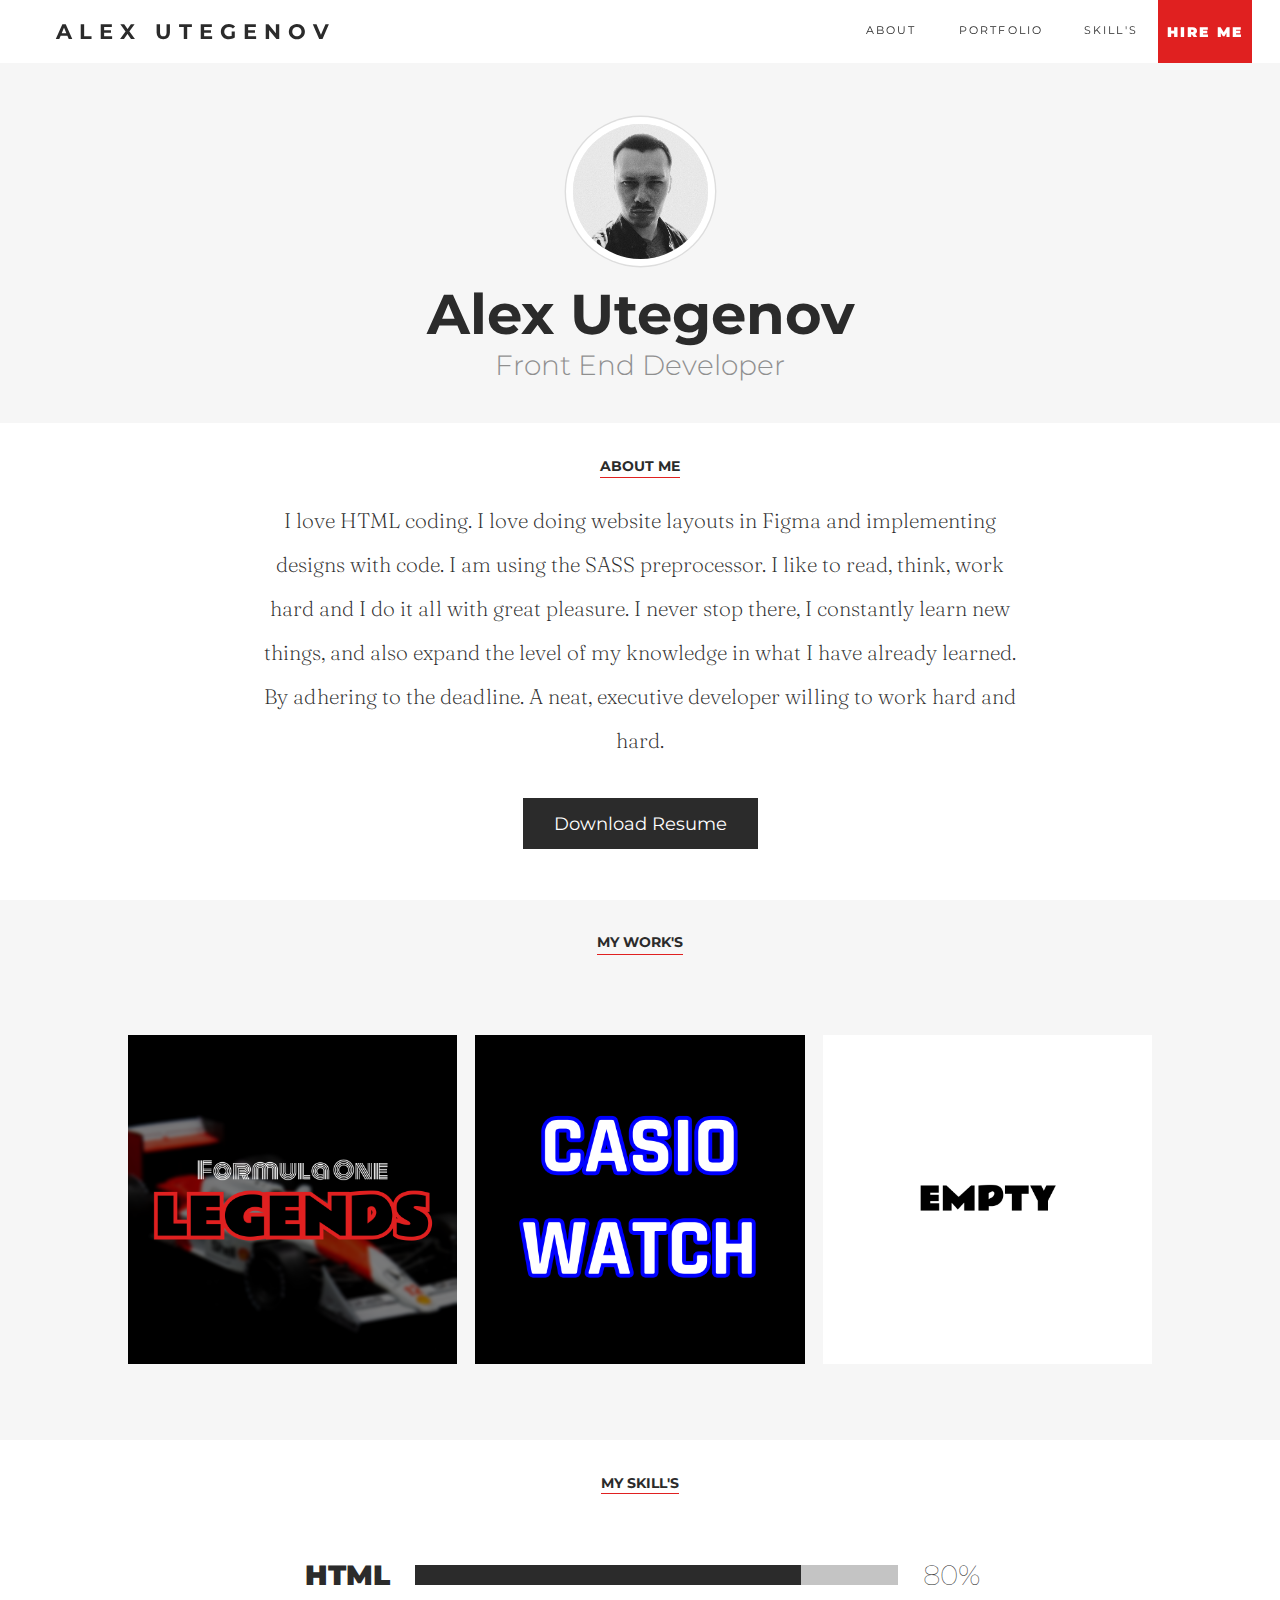
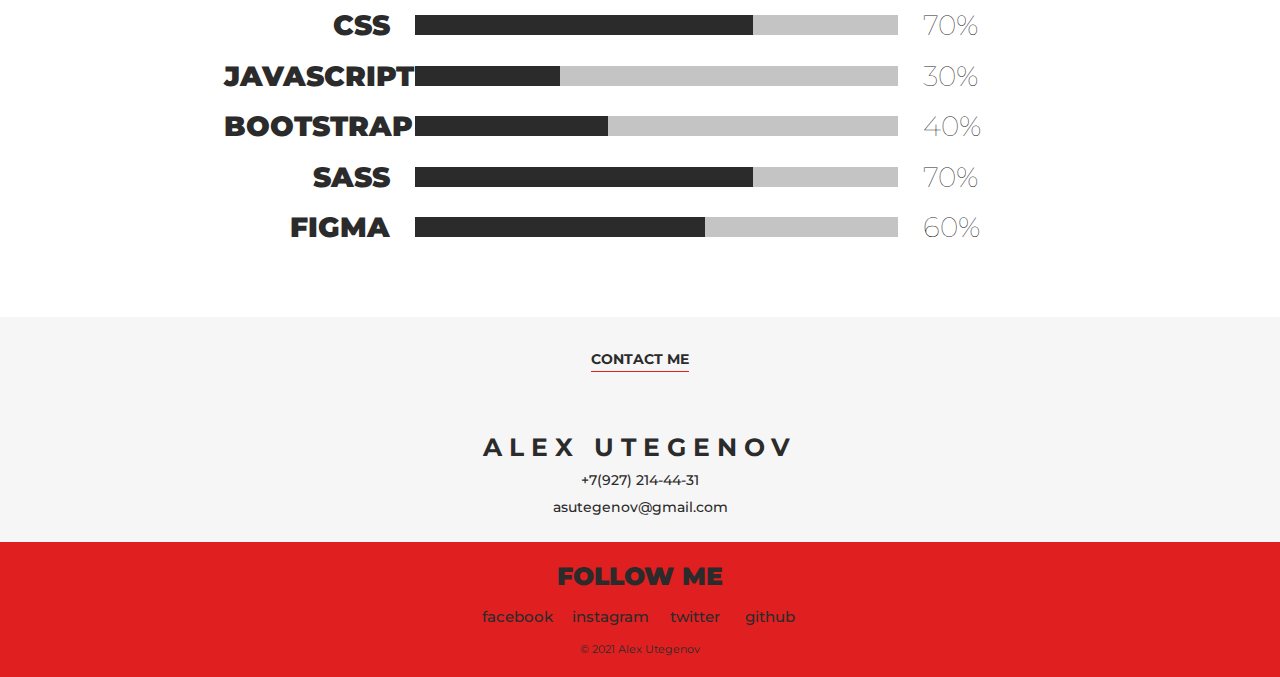
<file: index.html>
<!DOCTYPE html>
<html lang="en">
<head>
	<meta charset="UTF-8">
	<meta name="viewport" content="width=device-width, initial-scale=1.0">
	<title>Alex Utegenov - Front End Developer</title>
	<link rel="icon" href="/images/favicon.svg" sizes="any" type="image/svg+xml">
	<link rel="alternate icon" href="/images/favicon.png" sizes="any" type="image/png">
	<link rel="stylesheet" href="css/styles.css">
</head>
<body id="top">

	<header>
		<div class="menu-name"><a href="/">ALEX UTEGENOV</a></div>
		<div class="menu-bar">
			<nav class="nav-menu">
					<a href="#about"><h1>ABOUT</h1></a></li>
					<a href="#works"><h1>PORTFOLIO</h1></a></li>
					<a href="#skills"><h1>SKILL'S</h1></a></li>
					<a href="mailto:asutegenov@gmail.com?subject=HIRE ME - from ASUtegenov.com"><h1>HIRE ME</h1></a>
					<!-- <a href="#"><h1>HIRE ME</h1></a> -->
			</nav>
			<!-- <a class="menu-btn" href="#"></a> -->
		</div>
	</header>

	<main>
		<section class="home">
			<div class="home-content">
				<img src="/images/iam.jpeg" alt="Iam">
				<div class="home-name">
					<h1>Alex Utegenov</h1>
					<p>Front End Developer</p>
				</div>
			</div>
		</section>
		<section class="about" id="about">
			<header><h1>ABOUT ME</h1></header>
			<div class="about-text">
				<p>I love HTML coding. I love doing website layouts in Figma and implementing designs with code. I am using the SASS preprocessor. I like to read, think, work hard and I do it all with great pleasure. I never stop there, I constantly learn new things, and also expand the level of my knowledge in what I have already learned. By adhering to the deadline. A neat, executive developer willing to work hard and hard.</p>
			</div>
			<div class="about-btn">
				<a href="/doc/Resume.pdf" download>Download Resume</a>
			</div>
		</section>
		<section class="works" id="works">
			<header><h1>MY WORK'S</h1></header>
			<div class="works-row">
				<a href="/works/FormulaOneFanPage/index.html" target="_blank"><img src="/images/Frame 10.png" alt="Formula One Fan Page"></a>
				<a href="/works/CasioWatch/index.html" target="_blank"><img src="/images/Casio Watch.png" alt="Casio Watch"></a>
				<a href="/"><img src="/images/empty.png" alt=""></a>
			</div>
		</section>
		<section class="skills" id="skills">
			<header><h1>MY SKILL'S</h1></header>
			<div class="skills-table">
				<div class="skills-table_unit">
					<span class="unit-header">HTML</span>
					<div class="unit-outside"><span class="unit-inside"></span></div>
					<span class="unit-percent">80%</span>
				</div>
				<div class="skills-table_unit">
					<span class="unit-header">CSS</span>
					<div class="unit-outside"><span class="unit-inside"></span></div>
					<span class="unit-percent">70%</span>
				</div>
				<div class="skills-table_unit">
					<span class="unit-header">JAVASCRIPT</span>
					<div class="unit-outside"><span class="unit-inside"></span></div>
					<span class="unit-percent">30%</span>
				</div>
				<div class="skills-table_unit">
					<span class="unit-header">BOOTSTRAP</span>
					<div class="unit-outside"><span class="unit-inside"></span></div>
					<span class="unit-percent">40%</span>
				</div>
				<div class="skills-table_unit">
					<span class="unit-header">SASS</span>
					<div class="unit-outside"><span class="unit-inside"></span></div>
					<span class="unit-percent">70%</span>
				</div>
				<div class="skills-table_unit">
					<span class="unit-header">FIGMA</span>
					<div class="unit-outside"><span class="unit-inside"></span></div>
					<span class="unit-percent">60%</span>
				</div>
			</div>
		</section>
	</main>

	<footer>
		<header><h1>CONTACT ME</h1></header>
		<div class="footer-main">
			<div class="footer-main_contact">
				<h1>ALEX UTEGENOV</h1>
				<a href="tel:+7(927)214-44-31">+7(927) 214-44-31</a>
				<a href="mailto:asutegenov@gmail.com?subject=Hello Alex - from ASUtegenov.com">asutegenov@gmail.com</a>
			</div>
			<div class="footer-main_followme">
				<h1>FOLLOW ME</h1>
				<div class="footer-main_followme__sn">
					<a href="https://www.facebook.com/asutegenov/" target="_blank">facebook</a>
					<a href="https://www.instagram.com/asutegenov/" target="_blank">instagram</a>
					<a href="https://twitter.com/ASUtegenov" target="_blank">twitter</a>
					<a href="https://github.com/asutegenov" target="_blank">github</a>
				</div>
				<p>&#169; 2021 Alex Utegenov</p>
			</div>
		</div>
	</footer>

	<script type="text/javascript" src="/js/scripts.js"></script>
	<script src="https://code.jquery.com/jquery-3.5.1.slim.js" integrity="sha256-DrT5NfxfbHvMHux31Lkhxg42LY6of8TaYyK50jnxRnM=" crossorigin="anonymous"></script>

</body>
</html>
</file>
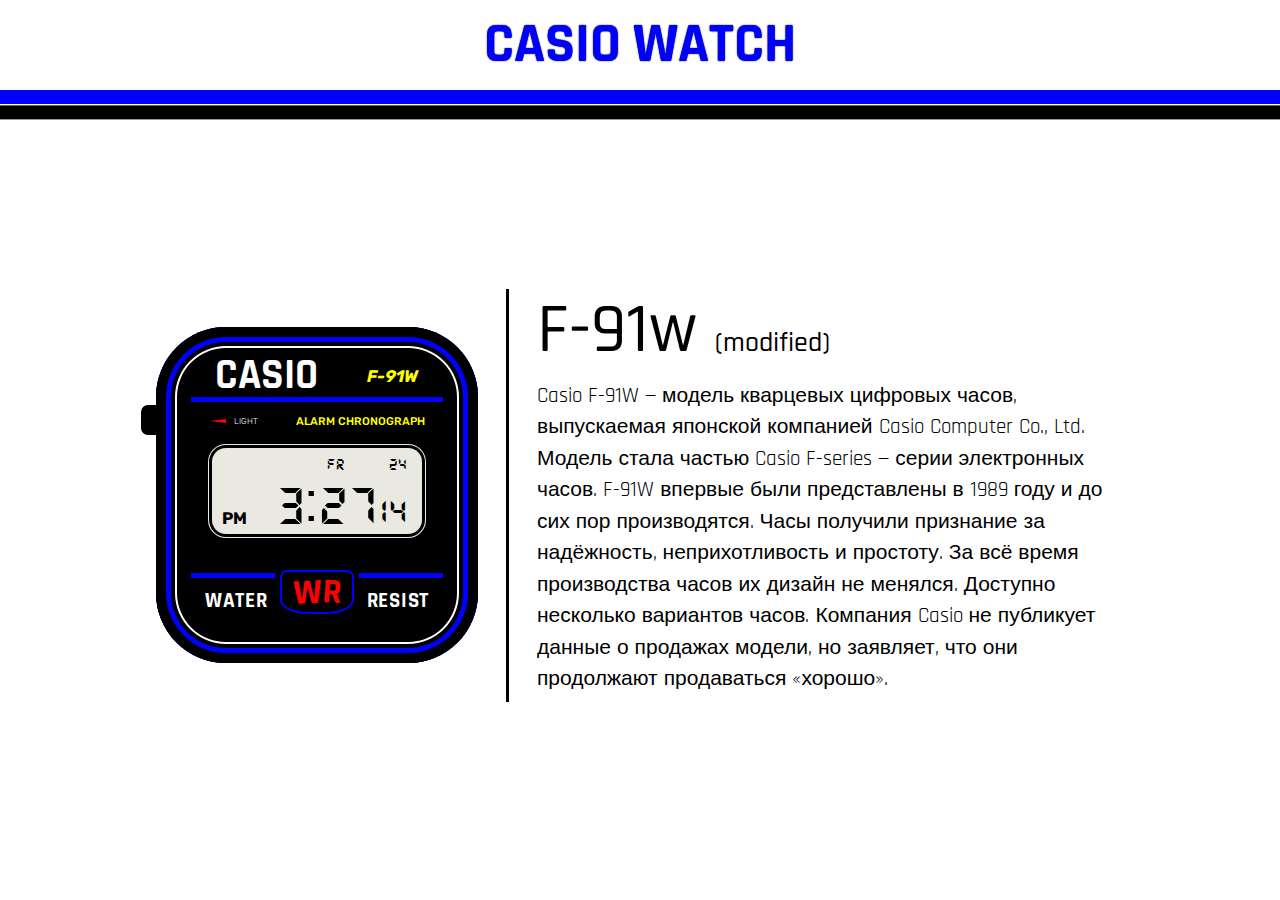
<file: works/CasioWatch/index.html>
<!DOCTYPE html>
<html lang="en">
<head>
    <meta charset="UTF-8">
    <meta http-equiv="X-UA-Compatible" content="IE=edge">
    <meta name="viewport" content="width=device-width, initial-scale=1.0">
    <link rel="stylesheet" href="style.css">
    <title>Casio Watch</title>
</head>
<body>
    <header>
        <h1>CASIO WATCH</h1>
    </header>
    <main>
        <section>
            <article>
                <div>   <!-- CHILD 01 -->
                    <h1>CASIO</h1>
                    <span>F-91W</span>
                </div>
                <div>   <!-- CHILD 02 -->
                    <span>LIGHT</span>
                    <span>ALARM CHRONOGRAPH</span>
                </div>
                <div class="screenWatch">   <!-- CHILD 03 | WATCH SCREEN -->
                    <div class="led-first-line">
                        <span></span>
                        <span class="led-first-line-week">Mo</span>
                        <span class="led-first-line-day">1</span>
                    </div>
                    <div class="led-second-line">
                        <span class="led-second-line--ap">AM</span>
                        <span class="led-second-line--hours">12</span>
                        <span>:</span>
                        <span class="led-second-line--minutes">59</span>
                        <span class="led-second-line--seconds">59</span>
                    </div>
                </div>
                <div>   <!-- CHILD 05 -->
                    <span>WATER</span>
                    <span>
                        <p>W</p>
                        <p>R</p>
                    </span>
                    <span>RESIST</span>
                </div>
                <button class="button01"></button>
            </article>
        </section>
        <section>
            <article>
                <h1>F-91w <span>(modified)</span></h1>
                <p>
                    Casio F-91W — модель кварцевых цифровых часов, выпускаемая японской компанией Casio Computer Co., Ltd. 
                    Модель стала частью Casio F-series — серии электронных часов. 
                    F-91W впервые были представлены в 1989 году и до сих пор производятся. 
                    Часы получили признание за надёжность, неприхотливость и простоту. 
                    За всё время производства часов их дизайн не менялся. 
                    Доступно несколько вариантов часов. 
                    Компания Casio не публикует данные о продажах модели, но заявляет, что они продолжают продаваться «хорошо».
                </p>
            </article>
        </section>
    </main>
    <script src="/works/CasioWatch/script.js"></script>
</body>
</html>
</file>
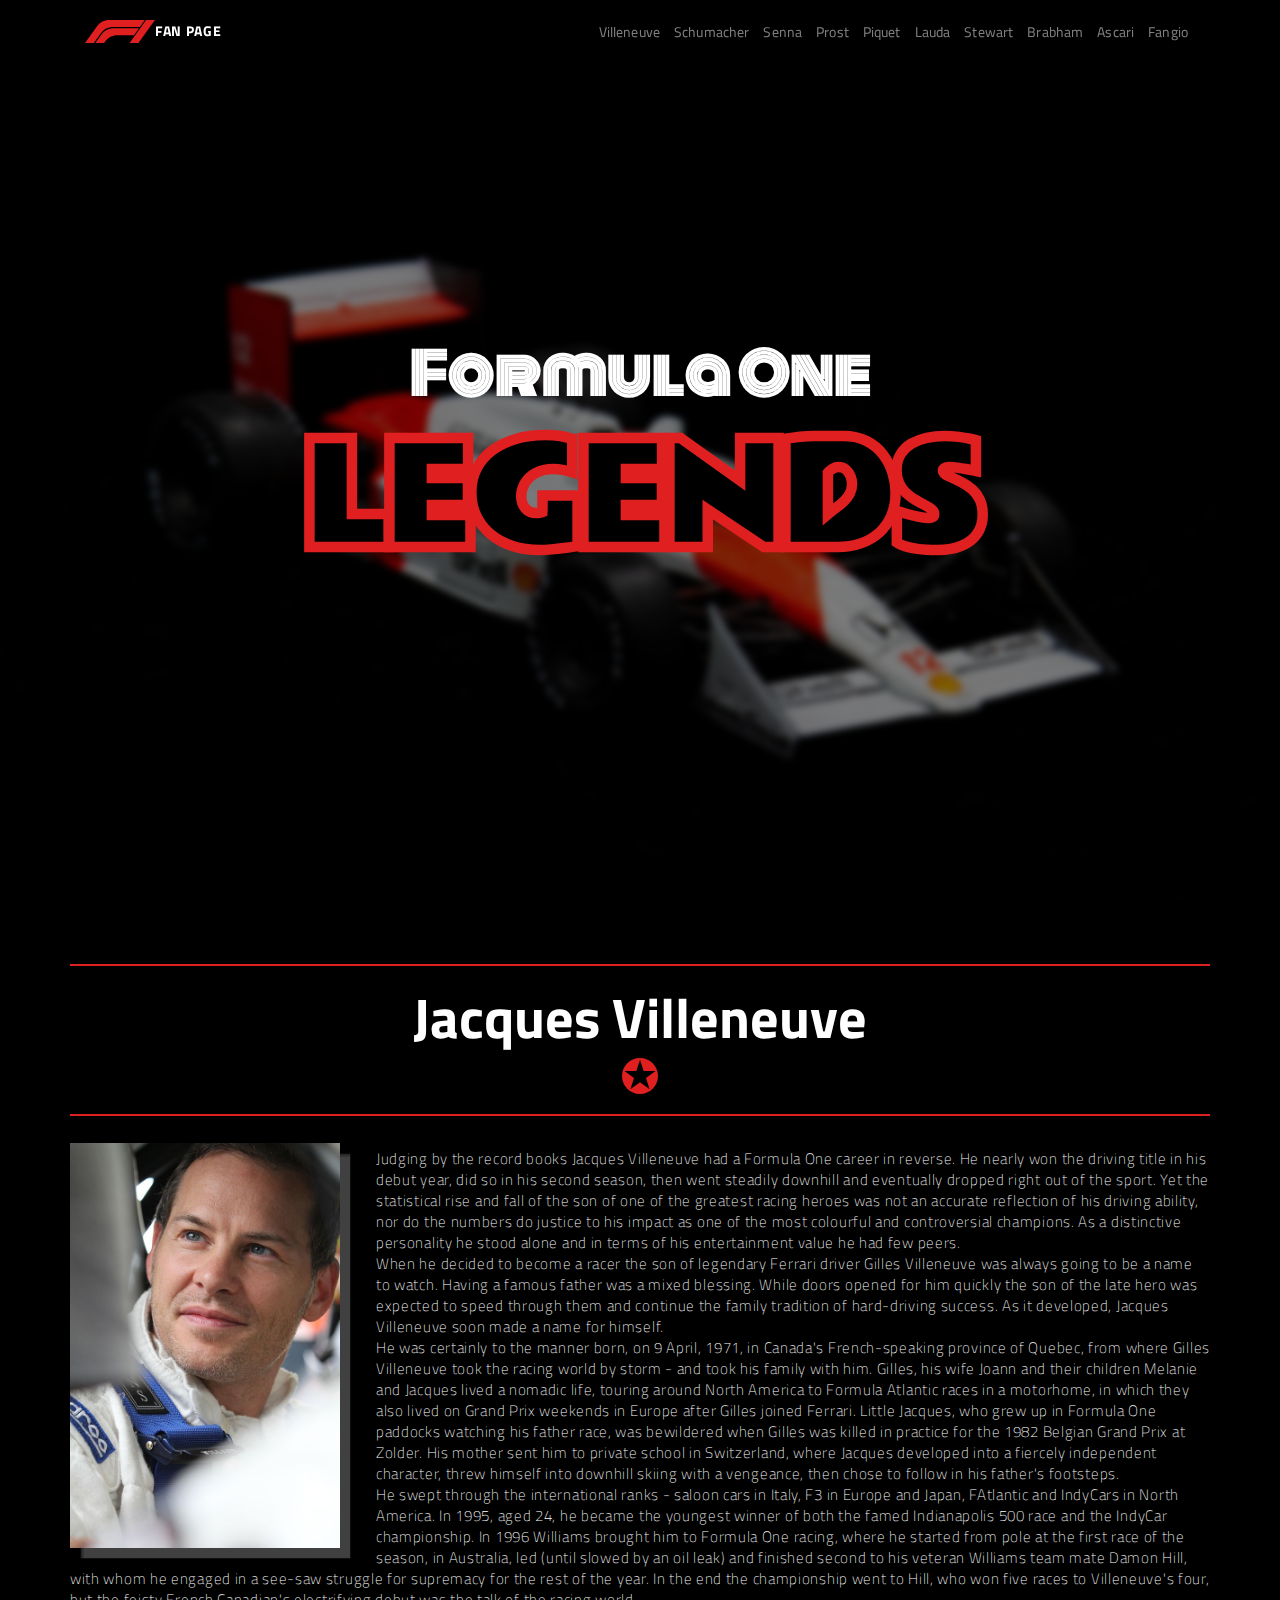
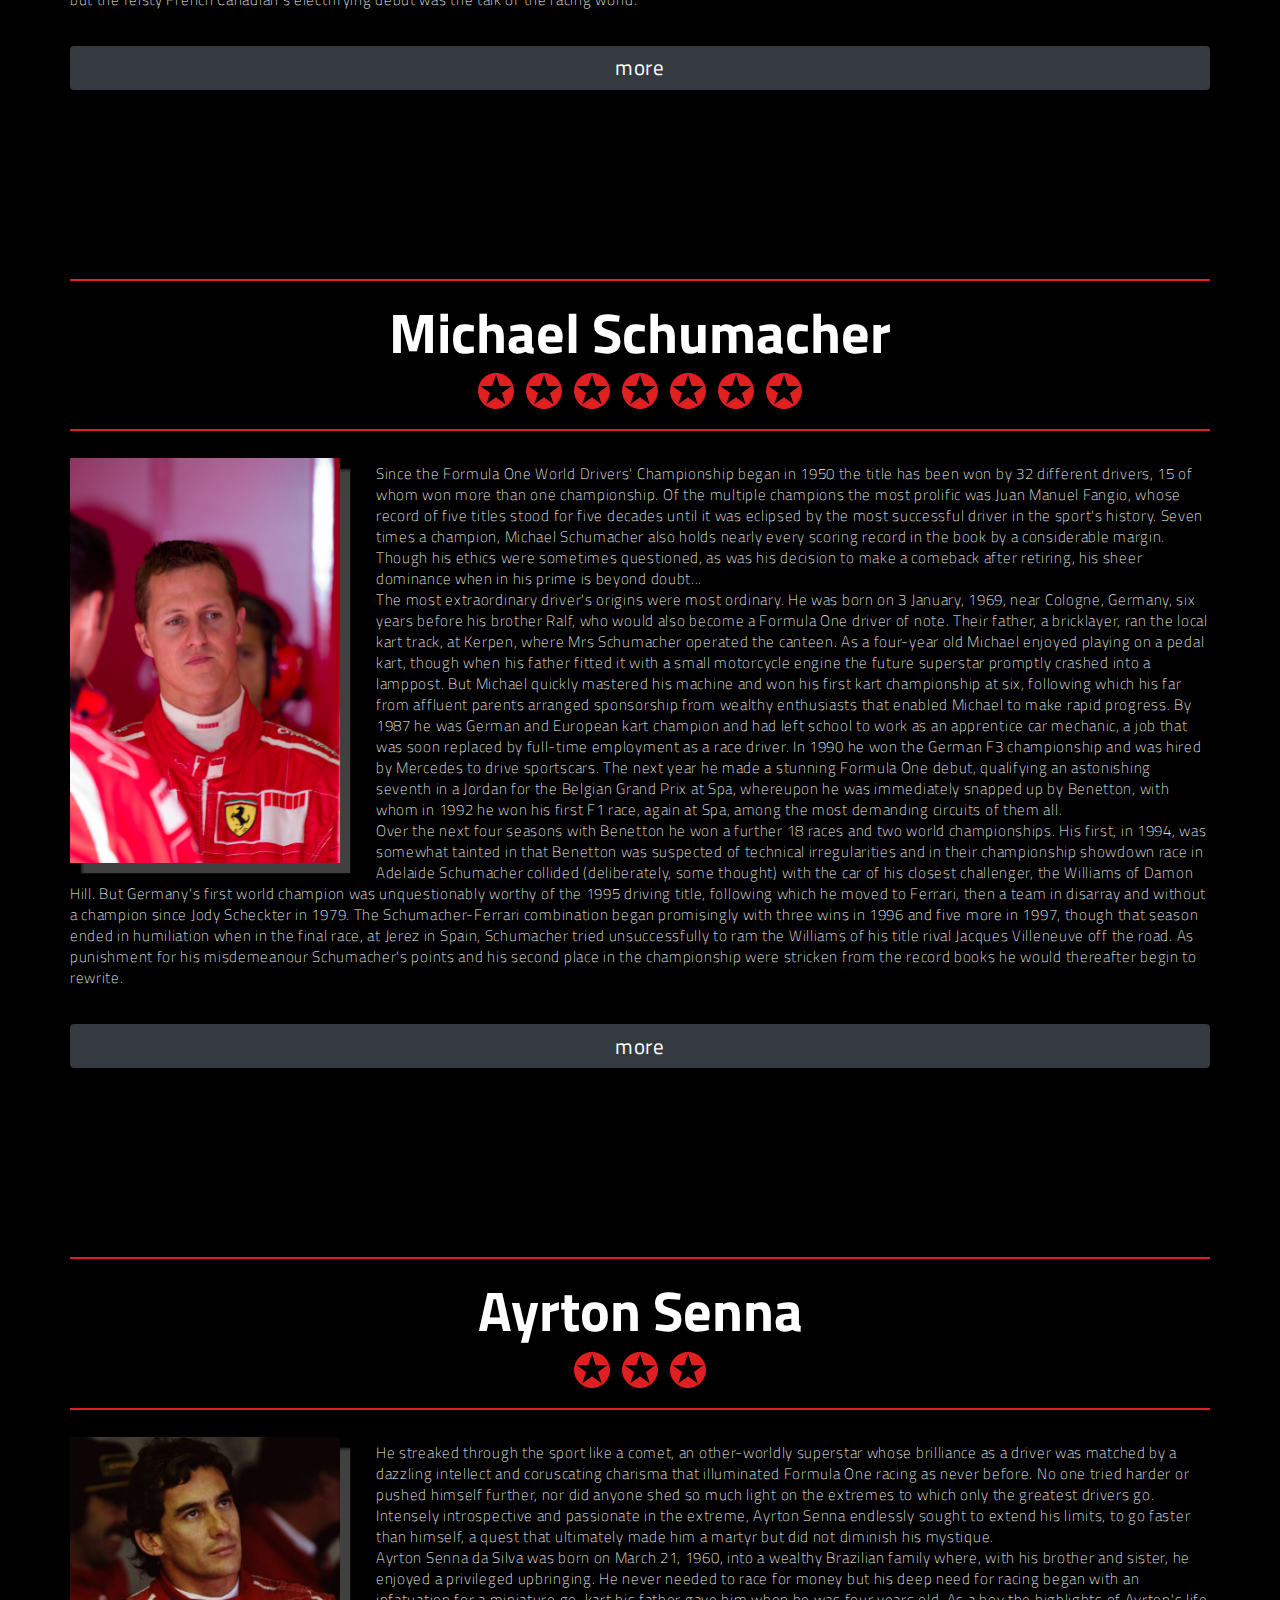
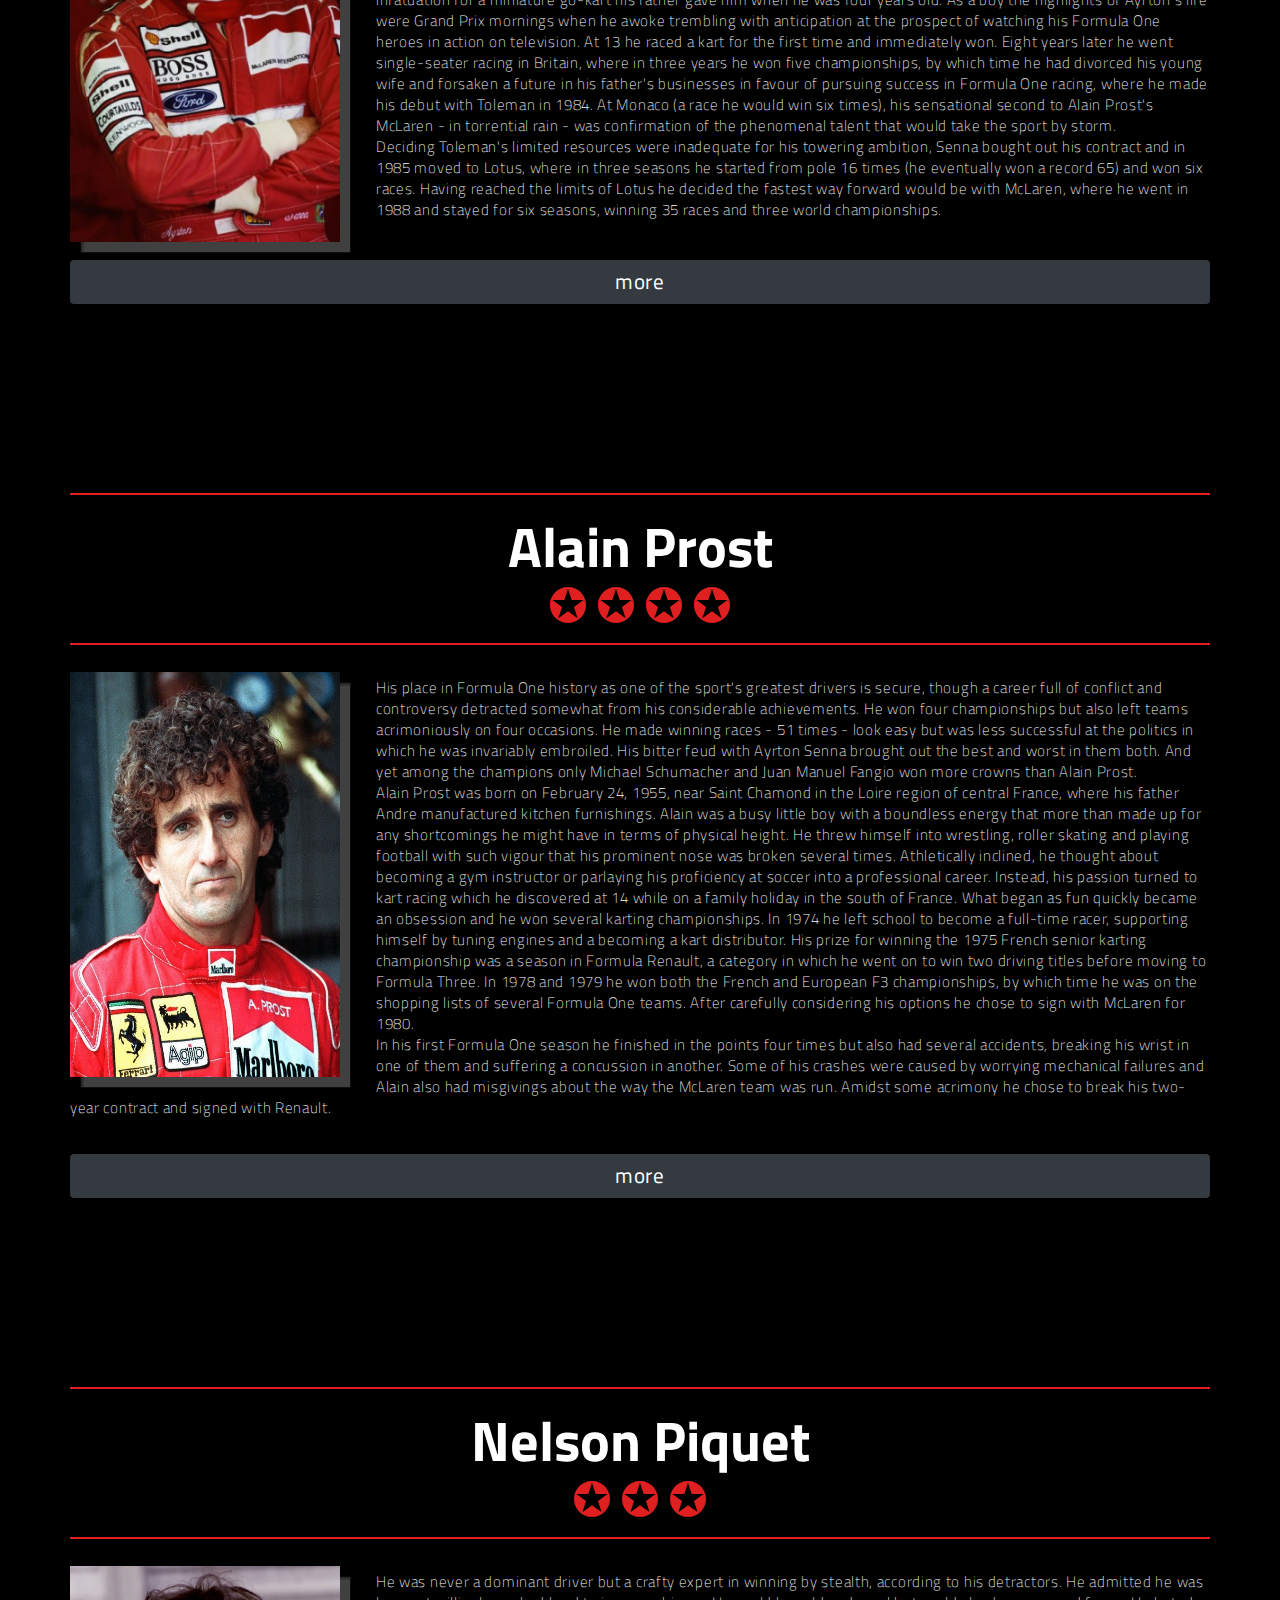
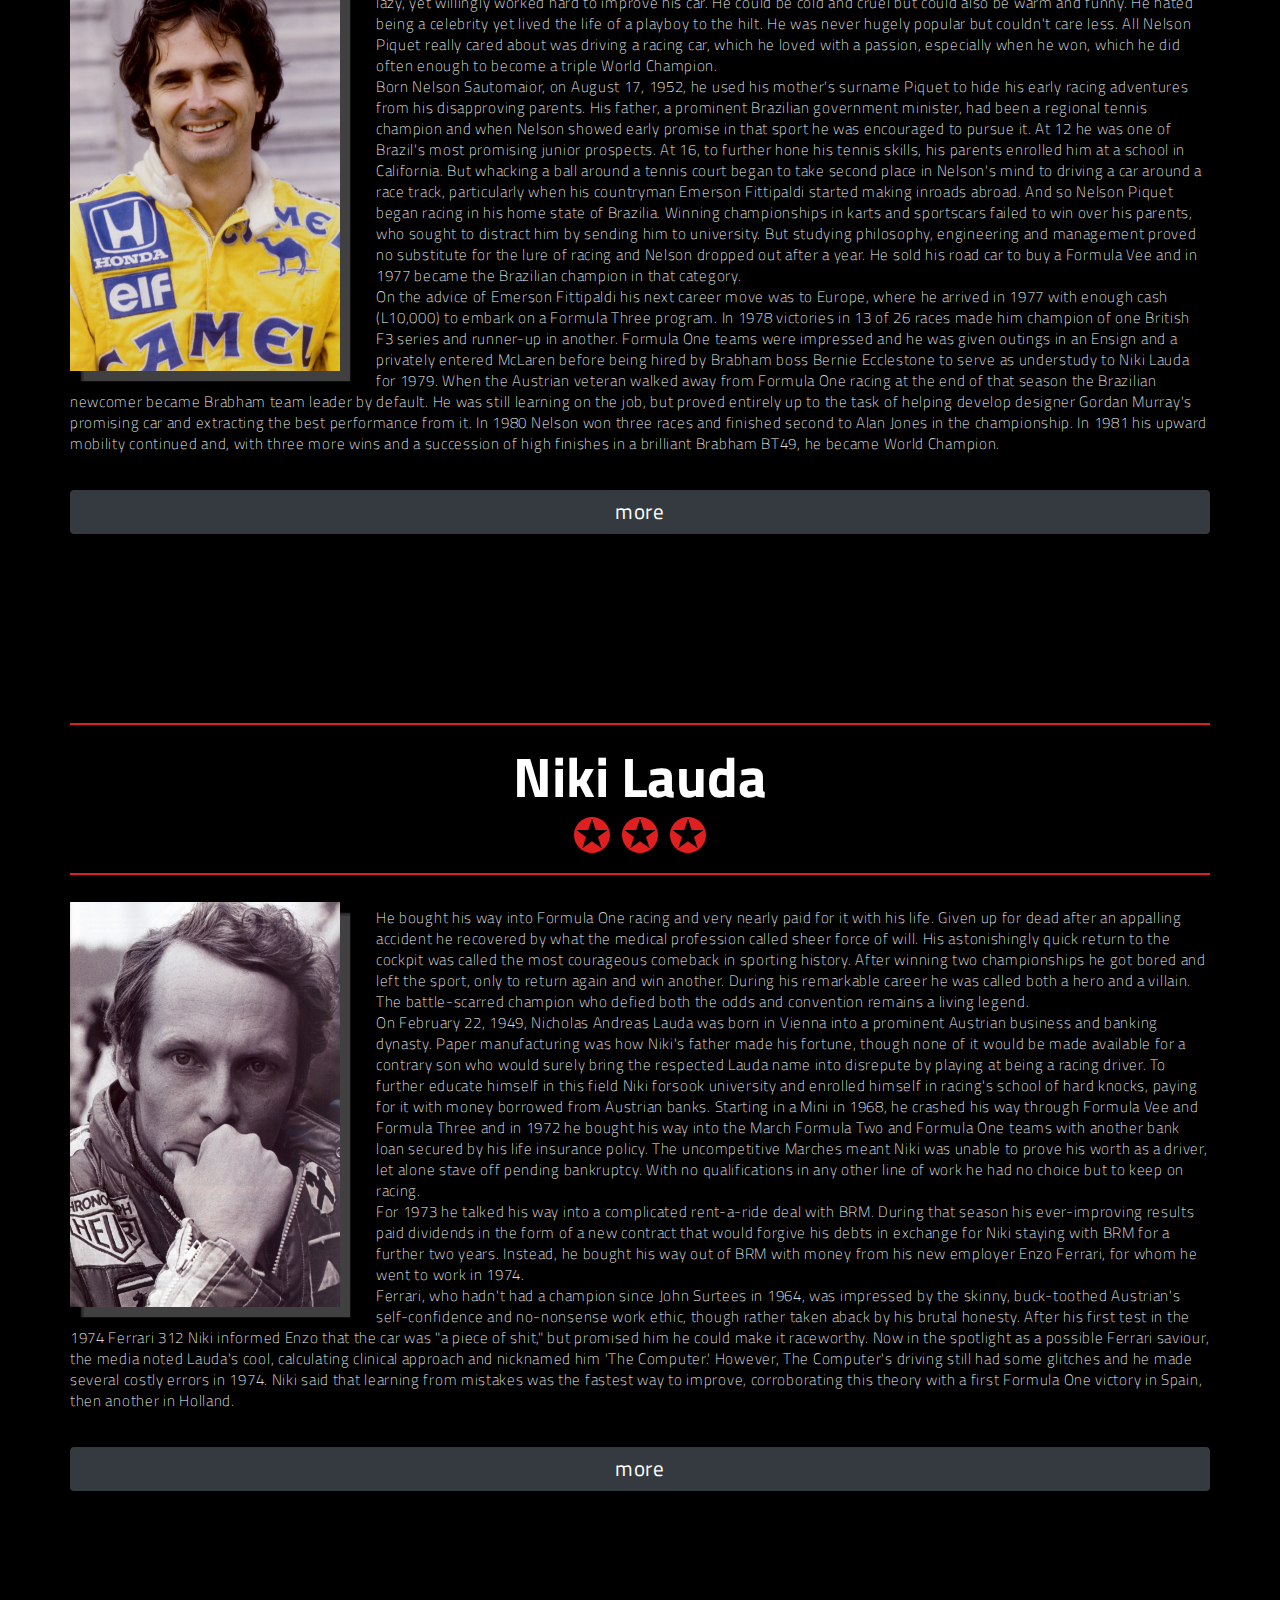
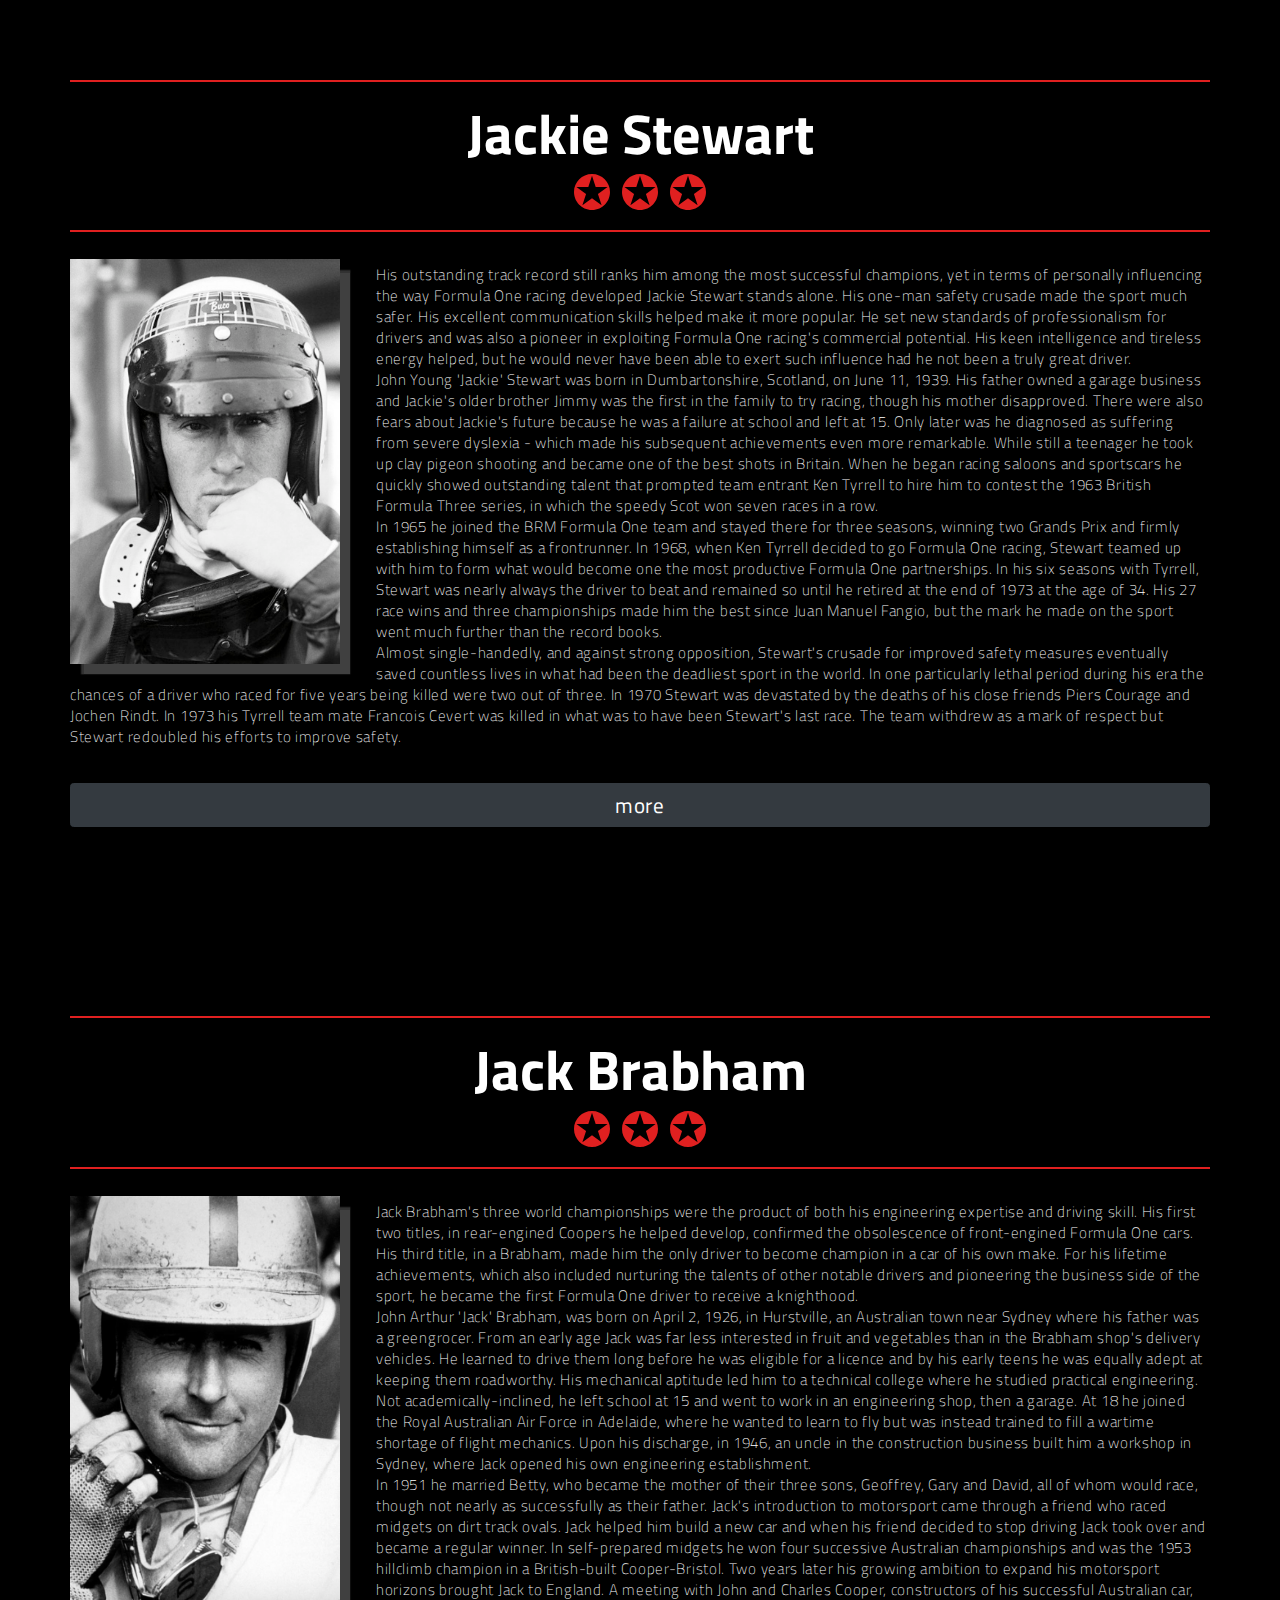
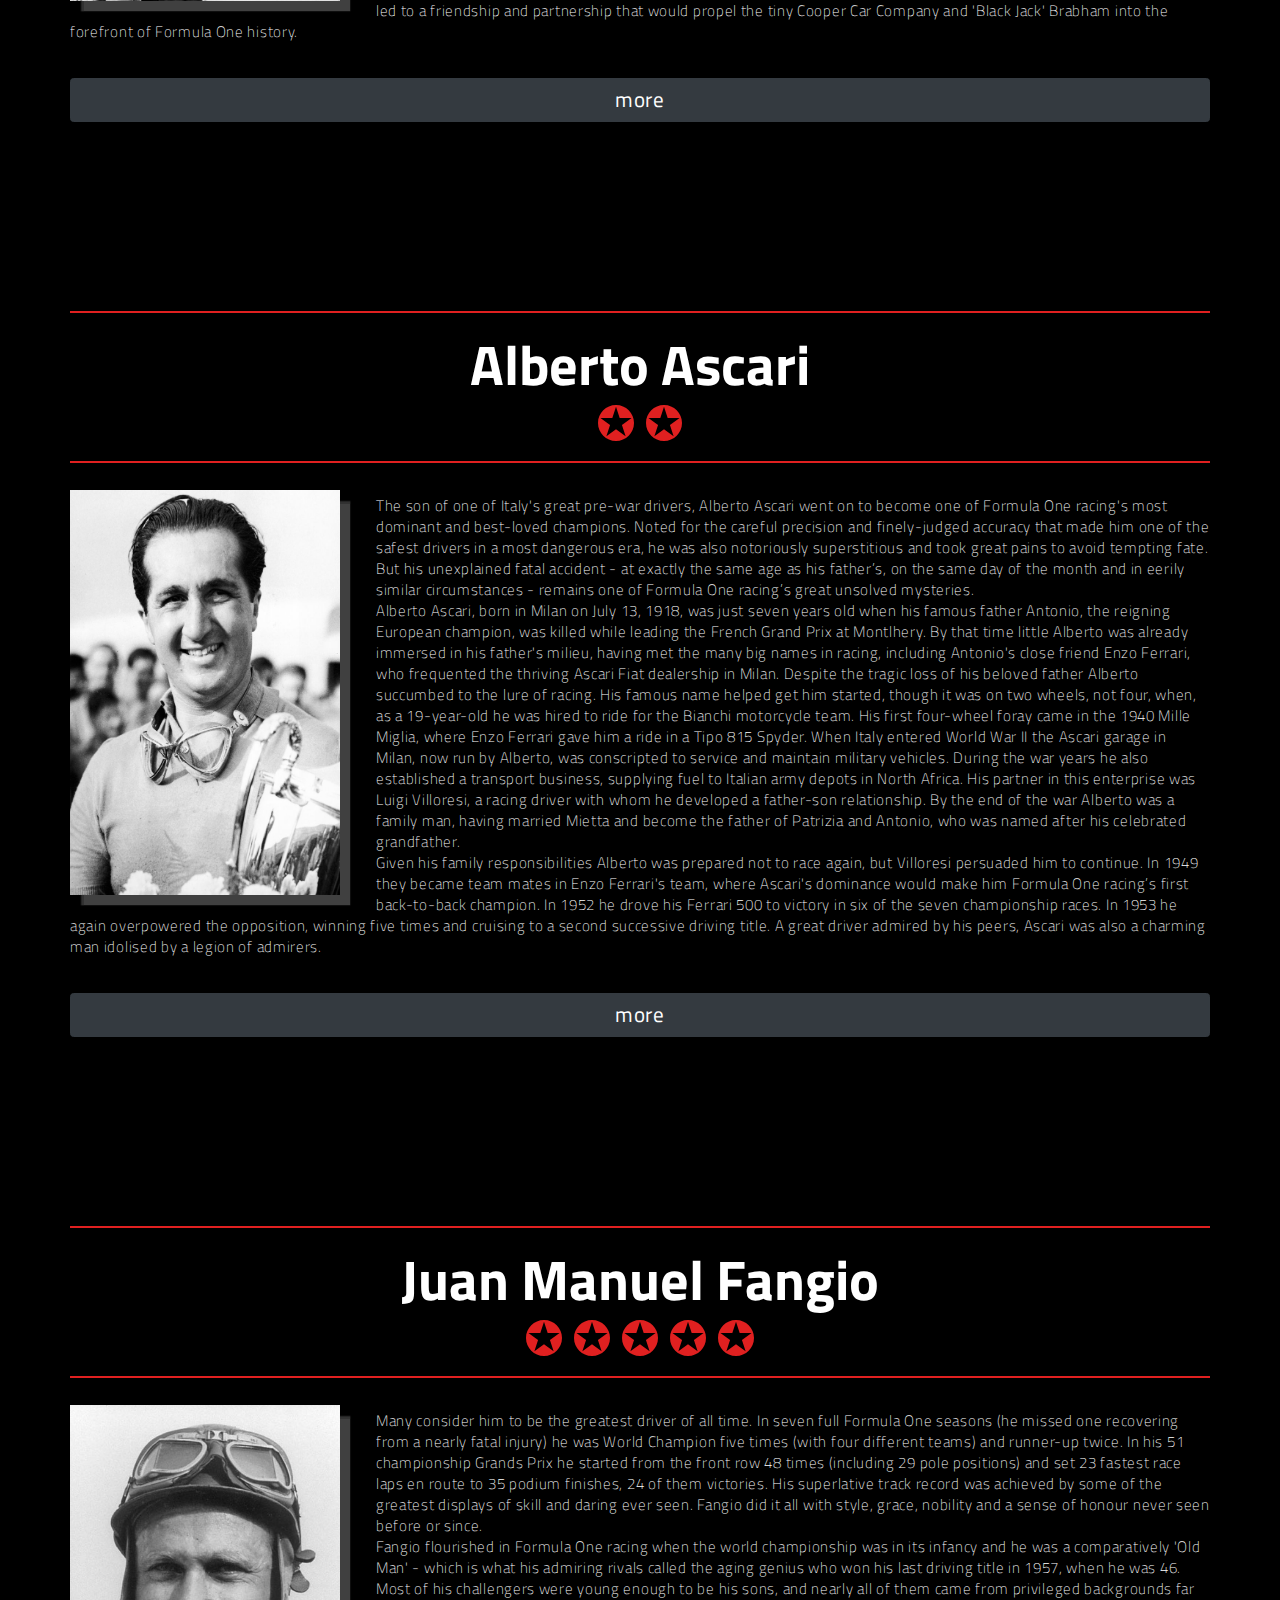
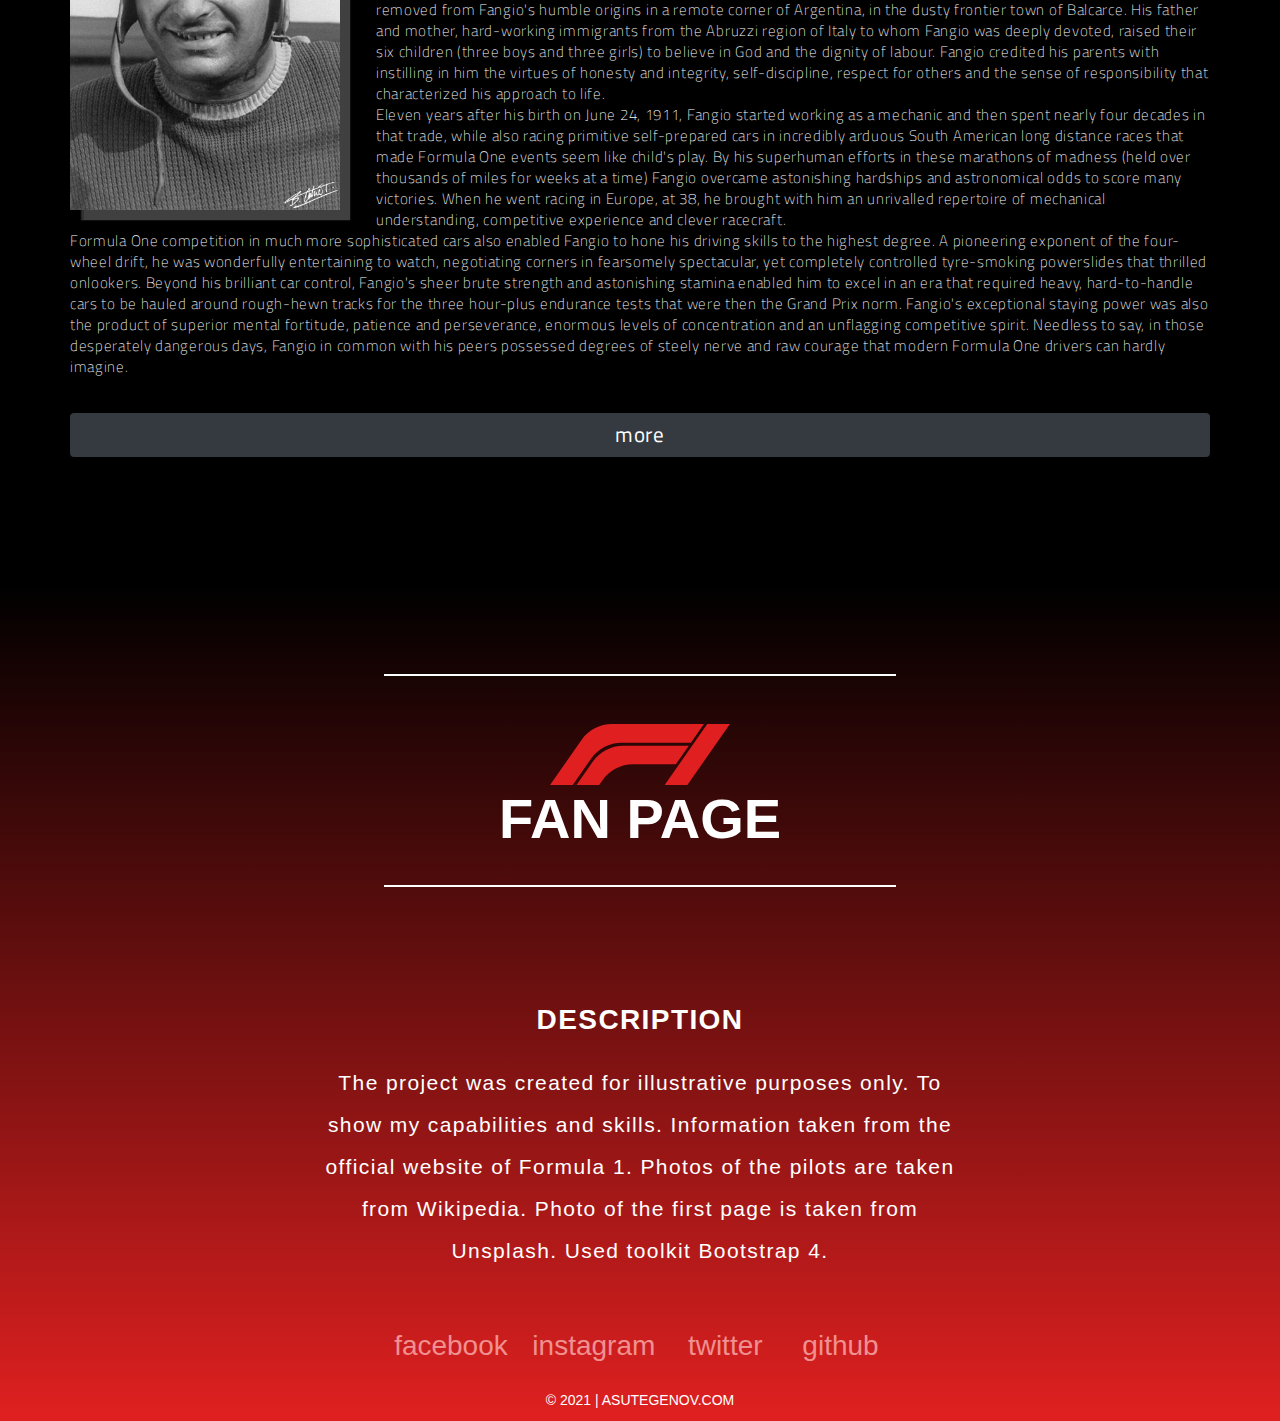
<file: works/FormulaOneFanPage/index.html>
<!DOCTYPE html>
<html lang="en">
<head>
    <meta charset="UTF-8">
    <meta name="viewport" content="width=device-width, initial-scale=1.0">
    <meta http-equiv="X-UA-Compatible" content="ie=edge">

    <link rel="stylesheet" href="https://stackpath.bootstrapcdn.com/bootstrap/4.3.1/css/bootstrap.min.css">
    <link rel="stylesheet" href="/works/FormulaOneFanPage/css/style.css" type="text/css">
    <script src="https://code.jquery.com/jquery-3.3.1.slim.min.js"></script>
    <script src="https://cdnjs.cloudflare.com/ajax/libs/popper.js/1.14.7/umd/popper.min.js"></script>
    <script src="https://stackpath.bootstrapcdn.com/bootstrap/4.3.1/js/bootstrap.min.js"></script>

    <link rel="icon" href="/works/FormulaOneFanPage/pic/L.svg" sizes="any" type="image/svg+xml">
	<link rel="alternate icon" href="/works/FormulaOneFanPage/pic/L.png" sizes="any" type="image/png">
    <title>F1 Fan Page | Alex Utegenov - Front End Developer</title>
</head>
<body>

    <!-- Navbar -->
    <nav class="navbar navbar-expand-lg fixed-top navbar-dark">
        <div class="container">
            <a class="navbar-brand" href="index.html"><img src="pic/Union.svg" width="70px;" alt=""><h1>FAN PAGE</h1></a>
            <button class="navbar-toggler" type="button" data-toggle="collapse" data-target="#navbarSupportedContent" aria-controls="navbarSupportedContent" aria-expanded="false" aria-label="Toggle navigation">
                <span class="navbar-toggler-icon"></span>
            </button>
                
            <div class="collapse navbar-collapse" id="navbarSupportedContent">
                <ul class="navbar-nav ml-auto">
                    <li class="nav-item">
                        <a class="nav-link" href="#villeneuve">Villeneuve</a>
                    </li>
                    <li class="nav-item">
                        <a class="nav-link" href="#schumacher">Schumacher</a>
                    </li>
                    <li class="nav-item">
                        <a class="nav-link" href="#senna">Senna</a>
                    </li>
                    <li class="nav-item">
                        <a class="nav-link" href="#prost">Prost</a>
                    </li>
                    <li class="nav-item">
                        <a class="nav-link" href="#piquet">Piquet</a>
                    </li>
                    <li class="nav-item">
                        <a class="nav-link" href="#lauda">Lauda</a>
                    </li>
                    <li class="nav-item">
                        <a class="nav-link" href="#stewart">Stewart</a>
                    </li>
                    <li class="nav-item">
                        <a class="nav-link" href="#brabham">Brabham</a>
                    </li>
                    <li class="nav-item">
                        <a class="nav-link" href="#ascari">Ascari</a>
                    </li>
                    <li class="nav-item">
                        <a class="nav-link" href="#fangio">Fangio</a>
                    </li>
                </ul>
            </div>
        </div>
    </nav>

    <header>
        <div class="start_bg-container">
            <span class="start_bg-container__fOne">Formula One</span>
            <span class="start_bg-container__legends">LEGENDS</span>
        </div>
    </header>

    <main>
        <section id="villeneuve" class="container">
            <div class="row">
                <div class="col">
                    <div class="title-name">
                        <h1>Jacques Villeneuve</h1>
                        <img src="/works/FormulaOneFanPage/pic/Titles.svg" alt="Titles"><br>
                    </div>
                </div>
            </div>
            <div class="row">
                <div class="col">
                    <div class="person-img">
                        <img src="pic/villeneuve.jpg" class="image-img" alt="Jacques Villeneuve"><br>
                    </div>
                    <div class="text-bio">
                        Judging by the record books Jacques Villeneuve had a Formula One career in reverse. He nearly won the driving title in his debut year, did so in his second season, then went steadily downhill and eventually dropped right out of the sport. Yet the statistical rise and fall of the son of one of the greatest racing heroes was not an accurate reflection of his driving ability, nor do the numbers do justice to his impact as one of the most colourful and controversial champions. As a distinctive personality he stood alone and in terms of his entertainment value he had few peers.<br>
                        When he decided to become a racer the son of legendary Ferrari driver Gilles Villeneuve was always going to be a name to watch. Having a famous father was a mixed blessing. While doors opened for him quickly the son of the late hero was expected to speed through them and continue the family tradition of hard-driving success. As it developed, Jacques Villeneuve soon made a name for himself.<br>
                        He was certainly to the manner born, on 9 April, 1971, in Canada's French-speaking province of Quebec, from where Gilles Villeneuve took the racing world by storm - and took his family with him. Gilles, his wife Joann and their children Melanie and Jacques lived a nomadic life, touring around North America to Formula Atlantic races in a motorhome, in which they also lived on Grand Prix weekends in Europe after Gilles joined Ferrari. Little Jacques, who grew up in Formula One paddocks watching his father race, was bewildered when Gilles was killed in practice for the 1982 Belgian Grand Prix at Zolder. His mother sent him to private school in Switzerland, where Jacques developed into a fiercely independent character, threw himself into downhill skiing with a vengeance, then chose to follow in his father's footsteps.<br>
                        He swept through the international ranks - saloon cars in Italy, F3 in Europe and Japan, FAtlantic and IndyCars in North America. In 1995, aged 24, he became the youngest winner of both the famed Indianapolis 500 race and the IndyCar championship. In 1996 Williams brought him to Formula One racing, where he started from pole at the first race of the season, in Australia, led (until slowed by an oil leak) and finished second to his veteran Williams team mate Damon Hill, with whom he engaged in a see-saw struggle for supremacy for the rest of the year. In the end the championship went to Hill, who won five races to Villeneuve's four, but the feisty French Canadian's electrifying debut was the talk of the racing world.<br>
                        <a class="btn btn-dark" data-toggle="collapse" href="#collapsevilleneuve" role="button" aria-expanded="false" aria-controls="collapsevilleneuve">
                            more
                        </a>
                        <div class="collapse" id="collapsevilleneuve">
                            <div class="card card-body">
                                In 1997 Villeneuve fulfilled his fast and furious promise, winning seven races and taking the driving title in spectacular fashion from Michael Schumacher in a notorious championship showdown at Jerez in Spain. Schumacher's infamous failure to ram his rival off the road left the Ferrari superstar in disgrace and Villeneuve on the top of the world. It was a wonderfully dramatic story - the brave son of a racing legend who fended off a villain's worst efforts to become World Champion - that confirmed Villeneuve's place in Formula One history and folklore.<br>
                                In the car, his fighting spirit, lust for speed, penchant for risk-taking and eagerness to engage in close combat were reminiscent of the qualities that endeared his famous father to the fans. Like him, Jacques Villeneuve thrived on the sensation of driving on the limit and delighted in daring himself to go beyond it. He had several spectacular accidents, from which he would emerge grinning and marvelling at the thrill of it all. <br>
                                Engagingly eccentric, opinionated and outspoken, he defied convention and challenged authority, saying exactly what he thought in an era when drivers were expected to express only sweet-talking platitudes. Villeneuve called his well-behaved peers ‘corporate robots’ and said fans wanted real characters they could identify with. The rebel talked the talk and walked the walk, dying his hair in rainbow colours and wearing 'high grunge' clothing like a rock star - or a pop icon, which is what he became for millions of adoring fans. Females loved the idiosyncratic, spectacle-wearing, studious-looking heartthrob with the fashionable chin stubble, though he always had a steady girlfriend and was once engaged to Australian pop diva Dannii Minogue (Kylie's sister), before becoming the fiance of a teenage American ballerina, then marrying Johanna, a Parisian girl he met in a restaurant.<br>
                                His unpredictable behaviour was not always appreciated by the FIA, which several times warned the unruly renegade to clean up his act because he was bringing the sport into disrepute. When Villeneuve publicly described proposed rule changes as ‘shit’ the governing body threatened to suspend him. And yet when he was no longer a frontrunner FIA president Max Mosley said the sport would benefit from the controversial element Jacques Villeneuve would surely contribute to the championship.<br>
                                In 1998 a performance drop-off at Williams coincided with preparations by Villeneuve's long-time manager Craig Pollock to set up the British American Racing team. When Villeneuve joined the new venture critics claimed the lure was a huge offer from BAR that would make his income second only to Michael Schumacher. Villeneuve denied he was driving for dollars and said that in life you have to follow your dreams and take risks. <br>
                                But BAR went nowhere fast and Villeneuve's reputation suffered, as did his motivation. In his five years with the uncompetitive team he fell steadily off the pace, yet was still collecting a champion's salary (about US$20 million a year), which caused extra friction when BAR came under new management. After a 2003 season of strife Villeneuve's contract was not renewed and it seemed the ex-champion was history. <br>
                                However, most observers believed he could still be a driving force in a good car and this, together with his sky-high publicity value, led to Villeneuve's second coming. Renault hired him for three races in 2004 and in 2005 he signed a two-year contract with Sauber, where his fair to middling results were a reflection of the small Swiss-based team's capability. When Sauber became BMW in 2006 Villeneuve stayed on, but halfway through the season he was asked to sit out a race while a young driver (Robert Kubica) was evaluated. The 35-year-old Villeneuve viewed his temporary demotion as a preview of the future and immediately walked away from the sport. <br>
                                "Screw this," he declared. "It's time to get on with the rest of my life."<br>
                                Text - Gerald Donaldson<br>
                            </div>
                        </div>
                    </div>
                </div>
            </div>
        </section>
    
        <section id="schumacher" class="container">
            <div class="row">
                <div class="col">
                    <div class="title-name">
                        <h1>Michael Schumacher</h1>
                        <img src="/works/FormulaOneFanPage/pic/Titles.svg" alt="Titles">
                        <img src="/works/FormulaOneFanPage/pic/Titles.svg" alt="Titles">
                        <img src="/works/FormulaOneFanPage/pic/Titles.svg" alt="Titles">
                        <img src="/works/FormulaOneFanPage/pic/Titles.svg" alt="Titles">
                        <img src="/works/FormulaOneFanPage/pic/Titles.svg" alt="Titles">
                        <img src="/works/FormulaOneFanPage/pic/Titles.svg" alt="Titles">
                        <img src="/works/FormulaOneFanPage/pic/Titles.svg" alt="Titles">
                    </div>
                </div>
            </div>
            <div class="row">
                <div class="col">
                    <div class="person-img">
                        <img src="pic/Schumacher.jpg" class="image-img" alt="Michael Schumacher"><br>
                    </div>
                    <div class="text-bio">
                        Since the Formula One World Drivers' Championship began in 1950 the title has been won by 32 different drivers, 15 of whom won more than one championship. Of the multiple champions the most prolific was Juan Manuel Fangio, whose record of five titles stood for five decades until it was eclipsed by the most successful driver in the sport's history. Seven times a champion, Michael Schumacher also holds nearly every scoring record in the book by a considerable margin. Though his ethics were sometimes questioned, as was his decision to make a comeback after retiring, his sheer dominance when in his prime is beyond doubt...<br>
                        The most extraordinary driver's origins were most ordinary. He was born on 3 January, 1969, near Cologne, Germany, six years before his brother Ralf, who would also become a Formula One driver of note. Their father, a bricklayer, ran the local kart track, at Kerpen, where Mrs Schumacher operated the canteen. As a four-year old Michael enjoyed playing on a pedal kart, though when his father fitted it with a small motorcycle engine the future superstar promptly crashed into a lamppost. But Michael quickly mastered his machine and won his first kart championship at six, following which his far from affluent parents arranged sponsorship from wealthy enthusiasts that enabled Michael to make rapid progress. By 1987 he was German and European kart champion and had left school to work as an apprentice car mechanic, a job that was soon replaced by full-time employment as a race driver. In 1990 he won the German F3 championship and was hired by Mercedes to drive sportscars. The next year he made a stunning Formula One debut, qualifying an astonishing seventh in a Jordan for the Belgian Grand Prix at Spa, whereupon he was immediately snapped up by Benetton, with whom in 1992 he won his first F1 race, again at Spa, among the most demanding circuits of them all.<br>
                        Over the next four seasons with Benetton he won a further 18 races and two world championships. His first, in 1994, was somewhat tainted in that Benetton was suspected of technical irregularities and in their championship showdown race in Adelaide Schumacher collided (deliberately, some thought) with the car of his closest challenger, the Williams of Damon Hill. But Germany's first world champion was unquestionably worthy of the 1995 driving title, following which he moved to Ferrari, then a team in disarray and without a champion since Jody Scheckter in 1979. The Schumacher-Ferrari combination began promisingly with three wins in 1996 and five more in 1997, though that season ended in humiliation when in the final race, at Jerez in Spain, Schumacher tried unsuccessfully to ram the Williams of his title rival Jacques Villeneuve off the road. As punishment for his misdemeanour Schumacher's points and his second place in the championship were stricken from the record books he would thereafter begin to rewrite.<br>
                        <a class="btn btn-dark" data-toggle="collapse" href="#collapseschumacher" role="button" aria-expanded="false" aria-controls="collapseschumacher">
                            more
                        </a>
                        <div class="collapse" id="collapseschumacher">
                            <div class="card card-body">
                                After finishing second overall in 1998, Schumacher's 1999 season was interrupted by a broken leg (the only injury in his career) incurred in a crash at the British Grand Prix. From then on there was no stopping 'Schumi' - who in 2000 became Ferrari's first champion in 21 years, then went on to win the driving title for the next four years in succession. In 2002 he won 11 times and finished on the podium in all 17 races. In 2003 he broke Fangio's record by winning his sixth driving title. In 2004 he won 13 of the 18 races to win his seventh championship by a by a massive margin.<br>
                                Like all the great drivers Schumacher had exceptional ambition, confidence, intelligence, motivation, dedication and determination. What set him apart and helped account for his unprecedented length of time at the top was a pure passion for racing and an endless quest for improvement.<br>
                                Blessed with a supreme natural talent honed to the highest degree, he had a racing brain to match and spare mental capacity that enabled him to make split-second decisions, adapt to changing circumstances and plan ahead while driving on the limit, which with his superb state of fitness (he trained harder than any driver) he could do consistently for lengthy periods of time. The smoothly swift and mechanically-aware driver operated with a keen sensitivity for the limits of his car and himself (he seldom made mistakes) and his feedback to the engineers (led by technical director Ross Brawn who worked with him throughout his career) was invariably astute.<br>
                                No Ferrari driver worked harder for the team, nor were any of them more appreciated than the German who led the Italian team to six successive Constructors' Championships. He led by example, frequently visiting the factory at Maranello, talking to the personnel, thanking them, encouraging them, never criticising and inspiring everyone with his optimism, high energy level and huge work ethic. The team was devoted to the driver who often said he loved the Ferrari 'family.'<br>
                                Life with his own family - wife Corinna and their children Gina-Maria and Mick - was deliberately kept as normal as possible (they seldom came to the races) by the essentially shy and private man who became one of the most famous sportsmen in the world. Rich beyond his wildest dreams (he reportedly earned as much as $100 million a year), he generously supported charities, especially those for underprivileged children, and to help victims of the 2004 Asian tsunami disaster he made a personal donation of $10 million.<br>
                                After finishing second in the 2006 championship, the aging superstar was still at the peak of his powers, having won seven races to bring his total to 91 (40 more than his nearest rival, Alain Prost.) No champion had been so superior for so long, but Schumi had grown tired of the effort required to continue to excel and decided to hang up his helmet.<br>
                                Yet his retirement proved to be only temporary. In 2010, after a three-year hiatus as a consultant to Ferrari, 41-year-old Michael Schumacher succumbed to the lure of driving for the new Mercedes team headed by Ross Brawn. Critics questioned the multiple champion's decision to risk his reputation in the sport that was once his personal playground. He gave his best but made it to the podium only once during his three-year comeback. In his final season of 2012 his opponents included five other world champions - all of them at least a decade younger. "I enjoyed most of it," Michael Schumacher said of the second part of his career. "It wasn't as successful as before but I still learned a lot for life. I found that losing can be both more difficult and more instructive than winning. Now is a good time to go."<br>
                                In the cruelest of ironies, after surviving so many seasons in his dangerous profession, Michael Schumacher’s first year in permanent retirement ended with him suffering a very serious head injury incurred when he fell while on a family skiing holiday. Following the accident that left him in a coma for several months his family brought him home where he faced a lengthy period of rehabilitation. If the power of public opinion could help his recovery it came in the form of a tremendous outpouring of messages of hope, support and encouragement for the sport’s most successful driver.<br>
                                Text - Gerald Donaldson<br>
                            </div>
                        </div>
                    </div>
                </div>
            </div>
        </section>
    
        <section id="senna" class="container" >
            <div class="row">
                <div class="col">
                    <div class="title-name">
                        <h1>Ayrton Senna</h1>
                        <img src="/works/FormulaOneFanPage/pic/Titles.svg" alt="Titles">
                        <img src="/works/FormulaOneFanPage/pic/Titles.svg" alt="Titles">
                        <img src="/works/FormulaOneFanPage/pic/Titles.svg" alt="Titles">
                    </div>
                </div>
            </div>
            <div class="row">
                <div class="col">
                    <div class="person-img">
                        <img src="pic/senna.jpg" class="image-img" alt="Ayrton Senna"><br>
                    </div>
                    <div class="text-bio">
                        He streaked through the sport like a comet, an other-worldly superstar whose brilliance as a driver was matched by a dazzling intellect and coruscating charisma that illuminated Formula One racing as never before. No one tried harder or pushed himself further, nor did anyone shed so much light on the extremes to which only the greatest drivers go. Intensely introspective and passionate in the extreme, Ayrton Senna endlessly sought to extend his limits, to go faster than himself, a quest that ultimately made him a martyr but did not diminish his mystique.<br>
                        Ayrton Senna da Silva was born on March 21, 1960, into a wealthy Brazilian family where, with his brother and sister, he enjoyed a privileged upbringing. He never needed to race for money but his deep need for racing began with an infatuation for a miniature go-kart his father gave him when he was four years old. As a boy the highlights of Ayrton's life were Grand Prix mornings when he awoke trembling with anticipation at the prospect of watching his Formula One heroes in action on television. At 13 he raced a kart for the first time and immediately won. Eight years later he went single-seater racing in Britain, where in three years he won five championships, by which time he had divorced his young wife and forsaken a future in his father's businesses in favour of pursuing success in Formula One racing, where he made his debut with Toleman in 1984. At Monaco (a race he would win six times), his sensational second to Alain Prost's McLaren - in torrential rain - was confirmation of the phenomenal talent that would take the sport by storm.<br>
                        Deciding Toleman's limited resources were inadequate for his towering ambition, Senna bought out his contract and in 1985 moved to Lotus, where in three seasons he started from pole 16 times (he eventually won a record 65) and won six races. Having reached the limits of Lotus he decided the fastest way forward would be with McLaren, where he went in 1988 and stayed for six seasons, winning 35 races and three world championships.<br>
                        <a class="btn btn-dark" data-toggle="collapse" href="#collapsesenna" role="button" aria-expanded="false" aria-controls="collapsesenna">
                            more
                        </a>
                        <div class="collapse" id="collapsesenna">
                            <div class="card card-body">
                                In 1988, when McLaren-Honda won 15 of the 16 races, Senna beat his team mate Alain Prost eight wins to seven to take his first driving title. Thereafter two of the greatest drivers became protagonists in one of the most infamous feuds. In 1989 Prost took the title by taking Senna out at the Suzuka chicane. In 1990 Senna extracted revenge at Suzuka's first corner, winning his second championship by taking out Prost's Ferrari at Suzuka's first corner. Senna's third title, in 1991, was straightforward as his domination as a driver became even more pronounced, as did his obsession with becoming better still. Some of his greatest performances came in his final year with McLaren, following which he moved to Williams for the ill-fated 1994 season.<br>
                                Beyond his driving genius Senna was one of the sport's most compelling personalities. Though slight in stature he possessed a powerful physical presence, and when he spoke, with his warm brown eyes sparkling and his voice quavering with intensity, his eloquence was spellbinding. Even the most jaded members of the Formula One fraternity were mesmerised by his passionate soliloquies and in his press conferences you could hear a pin drop as he spoke with such hypnotic effect. His command performances were captured by the media and the world at large became aware of Senna's magnetic appeal.<br>
                                Everyone marvelled at how he put so much of himself, his very soul, into everything he did, not just his driving but into life itself. Behind the wheel the depth of his commitment was there for all to see and the thrilling spectacle of Senna on an all-out qualifying lap or a relentless charge through the field evoked an uneasy combination of both admiration for his superlative skill and fear for his future.<br>
                                He drove like a man possessed - some thought by demons. His ruthless ambition provoked condemnation from critics, among them Prost who accused him of caring more about winning than living. When Senna revealed he had discovered religion Prost and others suggested he was a dangerous madman who thought God was his co-pilot. "Senna is a genius," Martin Brundle said. "I define genius as just the right side of imbalance. He is so highly developed to the point that he's almost over the edge. It's a close call."<br>
                                Even Senna confessed he occasionally went too far, as was the case in qualifying for the 1988 Monaco Grand Prix, where he became a passenger on a surreal ride into the unknown. Already on pole, he went faster and faster and was eventually over two seconds quicker than Prost in an identical McLaren. "Suddenly, it frightened me," Ayrton said, "because I realised I was well beyond my conscious understanding. I drove back slowly to the pits and did not go out anymore that day."<br>
                                He said he was acutely aware of his own mortality and used fear to control the extent of the boundaries he felt compelled to explore. Indeed, he regarded racing as a metaphor for life and he used driving as a means of self-discovery. "For me, this research is fascinating. Every time I push, I find something more, again and again. But there is a contradiction. The same moment that you become the fastest, you are enormously fragile. Because in a split-second, it can be gone. All of it. These two extremes contribute to knowing yourself, deeper and deeper." <br>
                                His self-absorption did not preclude deep feelings for humanity and he despaired over the world's ills. He loved children and gave millions of his personal fortune (estimated at $400 million when he died) to help provide a better future for the underprivileged in Brazil. Early in 1994 he spoke about his own future. "I want to live fully, very intensely. I would never want to live partially, suffering from illness or injury. If I ever happen to have an accident that eventually costs my life, I hope it happens in one instant."<br>
                                And so it did, on May 1, 1994, in the San Marino Grand Prix, where his race-leading Williams inexplicably speared off the Imola track and hit the concrete wall at Tamburello corner. Millions saw it happen on television, the world mourned his passing and his state funeral in Sao Paulo was attended by many members of the shocked Formula One community. Among the several drivers escorting the coffin was Alain Prost. Among the sad mourners was Frank Williams, who said: "Ayrton was no ordinary person. He was actually a greater man out of the car than in it."<br>
                                Text - Gerald Donaldson<br>
                            </div>
                        </div>
                    </div>
                </div>
            </div>
        </section>
    
        <section id="prost" class="container">
            <div class="row">
                <div class="col">
                    <div class="title-name">
                        <h1>Alain Prost</h1>
                        <img src="/works/FormulaOneFanPage/pic/Titles.svg" alt="Titles">
                        <img src="/works/FormulaOneFanPage/pic/Titles.svg" alt="Titles">
                        <img src="/works/FormulaOneFanPage/pic/Titles.svg" alt="Titles">
                        <img src="/works/FormulaOneFanPage/pic/Titles.svg" alt="Titles">
                    </div>
                </div>
            </div>
            <div class="row">
                <div class="col">
                    <div class="person-img">
                        <img src="pic/prost.jpg" class="image-img" alt="Alain Prost"><br>
                    </div>
                    <div class="text-bio">
                        His place in Formula One history as one of the sport's greatest drivers is secure, though a career full of conflict and controversy detracted somewhat from his considerable achievements. He won four championships but also left teams acrimoniously on four occasions. He made winning races - 51 times - look easy but was less successful at the politics in which he was invariably embroiled. His bitter feud with Ayrton Senna brought out the best and worst in them both. And yet among the champions only Michael Schumacher and Juan Manuel Fangio won more crowns than Alain Prost.<br>
                        Alain Prost was born on February 24, 1955, near Saint Chamond in the Loire region of central France, where his father Andre manufactured kitchen furnishings. Alain was a busy little boy with a boundless energy that more than made up for any shortcomings he might have in terms of physical height. He threw himself into wrestling, roller skating and playing football with such vigour that his prominent nose was broken several times. Athletically inclined, he thought about becoming a gym instructor or parlaying his proficiency at soccer into a professional career. Instead, his passion turned to kart racing which he discovered at 14 while on a family holiday in the south of France. What began as fun quickly became an obsession and he won several karting championships. In 1974 he left school to become a full-time racer, supporting himself by tuning engines and a becoming a kart distributor. His prize for winning the 1975 French senior karting championship was a season in Formula Renault, a category in which he went on to win two driving titles before moving to Formula Three. In 1978 and 1979 he won both the French and European F3 championships, by which time he was on the shopping lists of several Formula One teams. After carefully considering his options he chose to sign with McLaren for 1980.<br>
                        In his first Formula One season he finished in the points four times but also had several accidents, breaking his wrist in one of them and suffering a concussion in another. Some of his crashes were caused by worrying mechanical failures and Alain also had misgivings about the way the McLaren team was run. Amidst some acrimony he chose to break his two-year contract and signed with Renault.<br>
                        <a class="btn btn-dark" data-toggle="collapse" href="#collapseprost" role="button" aria-expanded="false" aria-controls="collapseprost">
                            more
                        </a>
                        <div class="collapse" id="collapseprost">
                            <div class="card card-body">
                                His first Formula One victory came at home: a French driver in a French car in the 1981 French Grand Prix at Dijon. For Alain the momentous occasion that marked the beginning of his winning ways was memorable mostly for the change it made in his mindset. "Before, you thought you could do it," he said. "Now you know you can." The victories kept coming - he had nine during his three seasons with Renault - but the winner found himself increasingly at odds with the home team's management, who made him the scapegoat for failing to win a championship, and with the French fans, who much preferred the homely appeal of his ragtag team mate Rene Arnoux, with whom Prost had a running feud. Fed up with it all, Alain moved his wife Anne-Marie and their son Nicolas to Switzerland and went racing again with the British-based McLaren team in 1984.<br>
                                In his six seasons with McLaren Alain Prost won 30 races and three driving titles and was runner-up twice. In 1985 he became the first French World Champion. In 1986 he became the first back-to-back champion since Jack Brabham 26 years earlier. In 1987, his 28th Grand Prix victory beat Jackie Stewart's 14-year-old record. In 1988, Prost contributed seven wins to his McLaren-Honda team's one-sided season total of 15 victories from 16 races. However, his brilliant new team mate Ayrton Senna won eight races and the driving title. Thus began the sensational rivalry that conspired to push two of the sport's greatest drivers to unprecedented heights of success and controversy.<br>
                                Alain Prost, nicknamed 'The Professor' for his cerebral approach to racing, needed all his brainpower and driving skill to take on the formidable Senna. Unable to match him in pure speed, The Professor (like his heroes Stewart and Lauda) managed to hold his own by perfecting an economical style: starting a race conservatively, taking it easy on the brakes and tyres and then making a late race challenge. Meanwhile, the Brazilian's tendency to go flat out all the time (even in the rain, which Prost hated) left his French team mate behind in terms of public appeal, which was another contributing factor in what became the most bitter feud in Formula One history.<br>
                                McLaren's domination continued throughout 1989 and the Prost-Senna struggle for supremacy put them on a collision course. Mutual admiration turned to all-out hatred, with the Frenchman accusing his Brazilian team mate of dangerous driving and of receiving more than a fair share of attention from both McLaren and Honda. Their embittered season ended in a controversial clash in the chicane at Suzuka, where Prost deliberately shut the door on Senna and clinched his third driving title, whereupon he promptly stalked off to join his new employers: Ferrari.<br>
                                In his first year with Ferrari Prost won five races and again came to the 1990 season finale in Japan with only his McLaren adversary capable of depriving him of the championship. Senna did just that, taking his second driving title by deliberately driving into the Ferrari at Suzuka. "What he did was disgusting," Prost said. "He is a man without value."<br>
                                In 1991 Ferrari fell off the pace and for the first time in ten years Alain Prost failed to win a race. He blamed the Italian team for losing the plot, went public with his criticism and was fired before the end of the season. With no time to find another ride he took a sabbatical from driving and spent 1992 as TV commentator, before returning in 1993 with Williams-Renault to win seven more races - bringing his total to a then record 51 - and take his fourth driving title. Faced with the prospect of having the hated Senna becoming his Williams team mate The Professor announced his retirement, saying: "The sport has given me a lot but I decided the game wasn't worth it any more."<br>
                                But he wasn't yet finished playing the game. He went back to TV commentating and worked as an adviser and test driver for McLaren, before buying the Ligier team in 1997 and renaming it Prost Grand Prix. Beset by political and financial problems the team was an embarrassment for the four-time champion, who closed up shop at the end of 2001.<br>
                                Text - Gerald Donaldson<br>
                            </div>
                        </div>
                    </div>
                </div>
            </div>
        
        </section>
    
        <section id="piquet" class="container">
            <div class="row">
                <div class="col">
                    <div class="title-name">
                        <h1>Nelson Piquet</h1>
                        <img src="/works/FormulaOneFanPage/pic/Titles.svg" alt="Titles">
                        <img src="/works/FormulaOneFanPage/pic/Titles.svg" alt="Titles">
                        <img src="/works/FormulaOneFanPage/pic/Titles.svg" alt="Titles">
                    </div>
                </div>
            </div>
            <div class="row">
                <div class="col">
                    <div class="person-img">
                        <img src="pic/piquet.jpg" class="image-img" alt="Nelson Piquet"><br>
                    </div>
                    <div class="text-bio">
                        He was never a dominant driver but a crafty expert in winning by stealth, according to his detractors. He admitted he was lazy, yet willingly worked hard to improve his car. He could be cold and cruel but could also be warm and funny. He hated being a celebrity yet lived the life of a playboy to the hilt. He was never hugely popular but couldn't care less. All Nelson Piquet really cared about was driving a racing car, which he loved with a passion, especially when he won, which he did often enough to become a triple World Champion.
                        <br>Born Nelson Sautomaior, on August 17, 1952, he used his mother's surname Piquet to hide his early racing adventures from his disapproving parents. His father, a prominent Brazilian government minister, had been a regional tennis champion and when Nelson showed early promise in that sport he was encouraged to pursue it. At 12 he was one of Brazil's most promising junior prospects. At 16, to further hone his tennis skills, his parents enrolled him at a school in California. But whacking a ball around a tennis court began to take second place in Nelson's mind to driving a car around a race track, particularly when his countryman Emerson Fittipaldi started making inroads abroad. And so Nelson Piquet began racing in his home state of Brazilia. Winning championships in karts and sportscars failed to win over his parents, who sought to distract him by sending him to university. But studying philosophy, engineering and management proved no substitute for the lure of racing and Nelson dropped out after a year. He sold his road car to buy a Formula Vee and in 1977 became the Brazilian champion in that category.
                        <br>On the advice of Emerson Fittipaldi his next career move was to Europe, where he arrived in 1977 with enough cash (L10,000) to embark on a Formula Three program. In 1978 victories in 13 of 26 races made him champion of one British F3 series and runner-up in another. Formula One teams were impressed and he was given outings in an Ensign and a privately entered McLaren before being hired by Brabham boss Bernie Ecclestone to serve as understudy to Niki Lauda for 1979. When the Austrian veteran walked away from Formula One racing at the end of that season the Brazilian newcomer became Brabham team leader by default. He was still learning on the job, but proved entirely up to the task of helping develop designer Gordan Murray's promising car and extracting the best performance from it. In 1980 Nelson won three races and finished second to Alan Jones in the championship. In 1981 his upward mobility continued and, with three more wins and a succession of high finishes in a brilliant Brabham BT49, he became World Champion.
                        <br><a class="btn btn-dark" data-toggle="collapse" href="#collapsepiquet" role="button" aria-expanded="false" aria-controls="collapsepiquet">
                            more
                        </a>
                        <div class="collapse" id="collapsepiquet">
                            <div class="card card-body">
                                His 1982 season, hampered by an unreliable new BMW turbo engine, produced only one win, though Piquet considered that Canadian Grand Prix victory the best of his career. Throughout the race an oil radiator subjected his feet to 100 degree temperatures that made him scream with pain. And yet the thrill of victory was always worth it for this driver who once confessed: "Winning is a feeling which you cannot imagine. I sometimes piss my pants on the slowing down lap." His sometimes outrageous comments would eventually get him into trouble, though never with the Brabham personnel, who in appreciation of his earthy humour and hard work set up The Nelson Piquet Fan Club.
                                <br>In 1983 Piquet powered his turbo-charged BMW-Brabham BT52 to three race wins and, after a season-long battle with Renault's Alain Prost, sensationally snatched his second driving title. At this point, having grown tired of all the travel, Nelson considered retiring but was persuaded by the noted aviator Niki Lauda that a private jet would make it easier to enjoy private life. Thanks to his personal jet Nelson was able to enjoy more of his version of the good life. In the harbour at his Monaco base he kept an 18-meter motor yacht manned by a permanent crew and capable of cruising at 28 knots. On his much-loved Mediterranean voyages laid-back Nelson enjoyed swimming, water skiing, watching TV and entertaining a series of gorgeous female companions. With them he fathered several children and always provided for his extended family.
                                <br>His costly lifestyle made making more money a priority and Nelson began looking for a better deal from Bernie Ecclestone. More championships might have helped the financial cause but the 1984 and 1985 Brabhams were far from world beaters. To continue with the team Nelson asked for his $1 million retainer to be doubled. While Ecclestone baulked at this Frank Williams offered to triple it and so began two tumultuous years at Williams-Honda. The car was a winner and so were the team's drivers: Nelson Piquet and Nigel Mansell. The problem was the team mates hated each other and in 1986 were so preoccupied with their personal feud that Alain Prost sneaked in and beat them both to the driving title. The bothered Brazilian accused Williams of favouring their British driver and tried to destabilize Mansell by publicly calling him "an uneducated blockhead" and defaming his wife. "Piquet is just a vile man," Mansell said.
                                <br>In the 1987 edition of the Nigel versus Nelson conflict Mansell won more battles, (six wins to three) but Piquet won the war by means of a better finishing record that brought him his third driving title. Some critics decided his refusal to play a role in the showbiz aspect of his sport made him an unsatisfactory World Champion. "What do they mean by that?" Nelson wondered. "Do they mean doing a lot of publicity? I don't want to make friends with anybody. I don't give a shit for fame. I just want to win."
                                <br>With few wins in his future his fame duly declined. He left Williams in a fit of pique and moved to Lotus for a couple of seasons at a time when the team was on the wane, then spent two years at Benetton where it was his motivation that waned. After winning twice in 1990 and once the next year he left Formula One racing at the age of 40, though he wasn't yet finished with motorsport.
                                <br>An attempt to qualify for the 1992 Indianapolis 500 ended in the worst accident of his career, leaving him with badly crushed lower limbs. Thereafter he raced occasionally in Brazil and abroad in touring cars and long-distance events. He became a successful businessman in Brazil, establishing a satellite navigation company that earned him a fortune and enabled him to fully support the promising career of his son, Nelson Piquet Jr.
                                <br>Text - Gerald Donaldson<br>
                            </div>
                        </div>
                    </div>
                </div>
            </div>
        </section>
    
        <section id="lauda" class="container">
            <div class="row">
                <div class="col">
                    <div class="title-name">
                        <h1>Niki Lauda</h1>
                        <img src="/works/FormulaOneFanPage/pic/Titles.svg" alt="Titles">
                        <img src="/works/FormulaOneFanPage/pic/Titles.svg" alt="Titles">
                        <img src="/works/FormulaOneFanPage/pic/Titles.svg" alt="Titles">
                    </div>
                </div>
            </div>
            <div class="row">
                <div class="col">
                    <div class="person-img">
                        <img src="pic/lauda.jpg" class="image-img" alt="Niki Lauda"><br>
                    </div>
                    <div class="text-bio">
                        He bought his way into Formula One racing and very nearly paid for it with his life. Given up for dead after an appalling accident he recovered by what the medical profession called sheer force of will. His astonishingly quick return to the cockpit was called the most courageous comeback in sporting history. After winning two championships he got bored and left the sport, only to return again and win another. During his remarkable career he was called both a hero and a villain. The battle-scarred champion who defied both the odds and convention remains a living legend.
                        <br>On February 22, 1949, Nicholas Andreas Lauda was born in Vienna into a prominent Austrian business and banking dynasty. Paper manufacturing was how Niki's father made his fortune, though none of it would be made available for a contrary son who would surely bring the respected Lauda name into disrepute by playing at being a racing driver. To further educate himself in this field Niki forsook university and enrolled himself in racing's school of hard knocks, paying for it with money borrowed from Austrian banks. Starting in a Mini in 1968, he crashed his way through Formula Vee and Formula Three and in 1972 he bought his way into the March Formula Two and Formula One teams with another bank loan secured by his life insurance policy. The uncompetitive Marches meant Niki was unable to prove his worth as a driver, let alone stave off pending bankruptcy. With no qualifications in any other line of work he had no choice but to keep on racing.
                        <br>For 1973 he talked his way into a complicated rent-a-ride deal with BRM. During that season his ever-improving results paid dividends in the form of a new contract that would forgive his debts in exchange for Niki staying with BRM for a further two years. Instead, he bought his way out of BRM with money from his new employer Enzo Ferrari, for whom he went to work in 1974.
                        <br>Ferrari, who hadn't had a champion since John Surtees in 1964, was impressed by the skinny, buck-toothed Austrian's self-confidence and no-nonsense work ethic, though rather taken aback by his brutal honesty. After his first test in the 1974 Ferrari 312 Niki informed Enzo that the car was "a piece of shit," but promised him he could make it raceworthy. Now in the spotlight as a possible Ferrari saviour, the media noted Lauda's cool, calculating clinical approach and nicknamed him 'The Computer.' However, The Computer's driving still had some glitches and he made several costly errors in 1974. Niki said that learning from mistakes was the fastest way to improve, corroborating this theory with a first Formula One victory in Spain, then another in Holland.
                        <br><a class="btn btn-dark" data-toggle="collapse" href="#collapselauda" role="button" aria-expanded="false" aria-controls="collapselauda">
                            more
                        </a>
                        <div class="collapse" id="collapselauda">
                            <div class="card card-body">
                                In his 1975 Ferrari 312/T Niki stormed to victories in Monaco, Belgium, Sweden, France and the USA to become World Champion. All of Italy rejoiced at Ferrari's first driving title in over a decade, though the glory meant little to the unsentimental new hero. Claiming that his mounting collection of "useless" trophies was cluttering up his home in Austria, he gave them to the local garage in exchange for free car washes.
                                <br>By mid-summer 1976 he had won five races and seemed a shoo-in to repeat as champion. Then came the German Grand Prix at the desperately dangerous Nurburgring. On the second lap Lauda's Ferrari inexplicably crashed and burst into flames. Four brave drivers and a marshal plunged into the towering inferno and hauled out the smouldering body. In hospital, with first to third degree burns on his head and wrists, several broken bones and lungs scorched from inhaling toxic fumes, Niki Lauda was given up for dead and administered the last rites by a priest.
                                <br>Six weeks later, with blood seeping from the bandages on his head, he finished fourth in the Italian Grand Prix. Astonished doctors said he had recovered by sheer force of will. Jackie Stewart said it was the most courageous comeback in the history of sport. Niki said the loss of half an ear made it easier to use the telephone. In consideration of those who found his facial disfigurement unsightly he thereafter wore a red baseball cap, hiring it out to a sponsor for a hefty fee.
                                <br>The 1976 championship ended in a showdown between Niki and McLaren's James Hunt at Japan's Fuji circuit in torrential rain. Niki decided it was too dangerous to race and pulled out, handing the title to his friend Hunt, who said Niki's withdrawal was an act of bravery. In Italy some called him a coward. Even Enzo Ferrari had doubts and made plans to replace him, a reaction that angered Niki and made his winning the 1977 driving title a form of revenge. Having clinched the championship with two races remaining, Niki decided to skip them and told Ferrari he was leaving. Enzo called him a traitor for moving to Bernie Ecclestone's Brabham team.
                                <br>In his 1978 season with Brabham Niki won twice and finished fourth in the championship. The next year, in an uncompetitive car, he had scored only four points prior to the penultimate race, in Canada. There, after the first practice session, he walked away from Formula One racing, saying he was "tired of driving around in circles" and would now start his own airline.
                                <br>Lauda Air, with its proprietor serving as one of the pilots, grew to the point that further progress would require more capital, in pursuit of which Niki returned to his previous profession. In 1982 he signed with McLaren for a reported US$5 million, the most lucrative contract in Formula One history. In his negotiations Niki told the McLaren money men he was only charging one dollar for his services as a driver - all the rest was for his personality. In 1984 he won his third driving title, albeit by the slimmest of margins from his brilliant young McLaren team mate Alain Prost. Niki won a final Grand Prix in 1985 then retired from the sport for good as a driver, though he never really left the paddock.
                                <br>He worked as an adviser for Ferrari, served as a Jaguar team principal and became a television commentator - a role for which he was uniquely qualified to provide insights into the highs and lows of the sport he was lucky to survive and brilliant enough to conquer.
                                <br>Prior to the 2013 season Niki Lauda added yet more titles to his extensive collection when he became Non-Executive Chairman of the Mercedes F1 team, board member of Mercedes AMG Powertrains and special adviser to the Board of Daimler AG.
                                <br>Text - Gerald Donaldson<br>
                            </div>
                        </div>
                    </div>
                </div>
            </div>
        </section>
    
        <section id="stewart" class="container">
            <div class="row">
                <div class="col">
                    <div class="title-name">
                        <h1>Jackie Stewart</h1>
                        <img src="/works/FormulaOneFanPage/pic/Titles.svg" alt="Titles">
                        <img src="/works/FormulaOneFanPage/pic/Titles.svg" alt="Titles">
                        <img src="/works/FormulaOneFanPage/pic/Titles.svg" alt="Titles">
                    </div>
                </div>
            </div>
            <div class="row">
                <div class="col">
                    <div class="person-img">
                        <img src="pic/stewart.jpg" class="image-img" alt="Jackie Stewart"><br>
                    </div>
                    <div class="text-bio">
                        His outstanding track record still ranks him among the most successful champions, yet in terms of personally influencing the way Formula One racing developed Jackie Stewart stands alone. His one-man safety crusade made the sport much safer. His excellent communication skills helped make it more popular. He set new standards of professionalism for drivers and was also a pioneer in exploiting Formula One racing's commercial potential. His keen intelligence and tireless energy helped, but he would never have been able to exert such influence had he not been a truly great driver.
                        <br>John Young 'Jackie' Stewart was born in Dumbartonshire, Scotland, on June 11, 1939. His father owned a garage business and Jackie's older brother Jimmy was the first in the family to try racing, though his mother disapproved. There were also fears about Jackie's future because he was a failure at school and left at 15. Only later was he diagnosed as suffering from severe dyslexia - which made his subsequent achievements even more remarkable. While still a teenager he took up clay pigeon shooting and became one of the best shots in Britain. When he began racing saloons and sportscars he quickly showed outstanding talent that prompted team entrant Ken Tyrrell to hire him to contest the 1963 British Formula Three series, in which the speedy Scot won seven races in a row.
                        <br>In 1965 he joined the BRM Formula One team and stayed there for three seasons, winning two Grands Prix and firmly establishing himself as a frontrunner. In 1968, when Ken Tyrrell decided to go Formula One racing, Stewart teamed up with him to form what would become one the most productive Formula One partnerships. In his six seasons with Tyrrell, Stewart was nearly always the driver to beat and remained so until he retired at the end of 1973 at the age of 34. His 27 race wins and three championships made him the best since Juan Manuel Fangio, but the mark he made on the sport went much further than the record books.
                        <br>Almost single-handedly, and against strong opposition, Stewart's crusade for improved safety measures eventually saved countless lives in what had been the deadliest sport in the world. In one particularly lethal period during his era the chances of a driver who raced for five years being killed were two out of three. In 1970 Stewart was devastated by the deaths of his close friends Piers Courage and Jochen Rindt. In 1973 his Tyrrell team mate Francois Cevert was killed in what was to have been Stewart's last race. The team withdrew as a mark of respect but Stewart redoubled his efforts to improve safety. 
                        <br><a class="btn btn-dark" data-toggle="collapse" href="#collapsestewart" role="button" aria-expanded="false" aria-controls="collapsestewart">
                            more
                        </a>
                        <div class="collapse" id="collapsestewart">
                            <div class="card card-body">
                                Stewart's own brush with death had occurred in the 1966 Belgian Grand Prix at the notoriously dangerous Spa circuit. On the first lap a sudden rain shower that sent half the field spinning off the track left Stewart trapped in a ditch in his crumpled BRM with fuel leaking all around him. There were no track marshals nearby so two drivers who had also crashed prised him out of the wreckage and Stewart was stuffed into a decrepit old ambulance that got lost en route to hospital. "As it turned out I only had a broken collar bone," Stewart recalls, "but it was simply ridiculous. Here was a sport that had serious injury and death so closely associated with it, yet there was no infrastructure to support it, and very few safety measures to prevent it. So, I felt I had to do something." 
                                <br>Among the things he did was to introduce full-face helmets and seatbelts for drivers and help develop the Grand Prix medical unit that began travelling to the races. He successfully campaigned for safety barriers and greater run-off areas at particularly dangerous corners, to protect spectators as well as drivers.
                                <br>"But there was criticism from the media, even from some drivers," Stewart remembers. "It was said I removed the romance from the sport, that the safety measures took away the swashbuckling spectacular that had been. They said I had no guts. But not many of these critics had ever crashed at 150 miles an hour. Fortunately, I was still achieving a lot of success, winning races in hideously dangerous conditions, and that gave me greater influence. For instance, I won four times at the original Nurburgring in Germany - the most dangerous circuit in the world - and yet I was always afraid of that place. In 1968 I won there by over four minutes in thick fog and rain where you could hardly see the road. That race should never have been held, and having won it by such a big margin gave me more credibility when I demanded safety improvements. But I wouldn't have done what I did if I had wanted to win a popularity contest." 
                                <br>And yet the charismatic and brilliantly articulate 'Wee Scot' became hugely popular with the public. Wearing his trademark black cap and with his hair as long as a rock star, Stewart became an international celebrity - the first Formula One superstar. Though he was always a family man (deeply devoted to his wife Helen and their sons Paul and Mark) and never a playboy, he was seen as the daring racing driver with the glamourous lifestyle who consorted with royalty, prominent politicians, musicians and movie stars. 
                                <br>He also frequented the corporate boardrooms of big business and became a multi-millionaire long before he hung up his helmet. He starred in TV commercials and advertising campaigns, gave speeches, went on worldwide promotional tours and had offices in London, New York and Switzerland, where he lived for several years. Stewart was well-placed to cash in on the dividends provided by the arrival of major sponsors when Formula One racing became a global television spectacle - a phenomenon in which he also played a major role. 
                                <br>He became a much sought after media personality and a compelling TV commentator, explaining the intricacies of the sport and tirelessly promoting it. In 1971 he worked for ABC TV as co-host for the big American network's live coverage of the Monaco Grand Prix. On the starting grid, where his Tyrrell was on pole, Stewart spoke to the camera explaining in detail how difficult the race would be. At the finish line he pulled off his helmet and again addressed the camera, explaining how he had won.
                                <br>He was always a winner (even his new Stewart Grand Prix team won in 1999 before he sold it to Ford, who re-branded it Jaguar, which went nowhere) and Jackie Stewart remains one of the best known Formula One champions. He still loves the sport and in 2001 he received a knighthood for his contributions to it.
                                <br>Text - Gerald Donaldson<br>
                            </div>
                        </div>
                    </div>
                </div>
            </div>
        </section>
    
        <section id="brabham" class="container">
            <div class="row">
                <div class="col">
                    <div class="title-name">
                        <h1>Jack Brabham</h1>
                        <img src="/works/FormulaOneFanPage/pic/Titles.svg" alt="Titles">
                        <img src="/works/FormulaOneFanPage/pic/Titles.svg" alt="Titles">
                        <img src="/works/FormulaOneFanPage/pic/Titles.svg" alt="Titles">
                    </div>
                </div>
            </div>
            <div class="row">
                <div class="col">
                    <div class="person-img">
                        <img src="pic/brabham.jpg" class="image-img" alt="Jack Brabham "><br>
                    </div>
                    <div class="text-bio">
                        Jack Brabham's three world championships were the product of both his engineering expertise and driving skill. His first two titles, in rear-engined Coopers he helped develop, confirmed the obsolescence of front-engined Formula One cars. His third title, in a Brabham, made him the only driver to become champion in a car of his own make. For his lifetime achievements, which also included nurturing the talents of other notable drivers and pioneering the business side of the sport, he became the first Formula One driver to receive a knighthood.
                        <br>John Arthur 'Jack' Brabham, was born on April 2, 1926, in Hurstville, an Australian town near Sydney where his father was a greengrocer. From an early age Jack was far less interested in fruit and vegetables than in the Brabham shop's delivery vehicles. He learned to drive them long before he was eligible for a licence and by his early teens he was equally adept at keeping them roadworthy. His mechanical aptitude led him to a technical college where he studied practical engineering. Not academically-inclined, he left school at 15 and went to work in an engineering shop, then a garage. At 18 he joined the Royal Australian Air Force in Adelaide, where he wanted to learn to fly but was instead trained to fill a wartime shortage of flight mechanics. Upon his discharge, in 1946, an uncle in the construction business built him a workshop in Sydney, where Jack opened his own engineering establishment. 
                        <br>In 1951 he married Betty, who became the mother of their three sons, Geoffrey, Gary and David, all of whom would race, though not nearly as successfully as their father. Jack's introduction to motorsport came through a friend who raced midgets on dirt track ovals. Jack helped him build a new car and when his friend decided to stop driving Jack took over and became a regular winner. In self-prepared midgets he won four successive Australian championships and was the 1953 hillclimb champion in a British-built Cooper-Bristol. Two years later his growing ambition to expand his motorsport horizons brought Jack to England. A meeting with John and Charles Cooper, constructors of his successful Australian car, led to a friendship and partnership that would propel the tiny Cooper Car Company and 'Black Jack' Brabham into the forefront of Formula One history.
                        <br><a class="btn btn-dark" data-toggle="collapse" href="#collapsebrabham" role="button" aria-expanded="false" aria-controls="collapsebrabham">
                            more
                        </a>
                        <div class="collapse" id="collapsebrabham">
                            <div class="card card-body">
                                With Brabham providing the inspiration (he helped persuade the Coopers to take the rear-engine route into Formula One racing) and the perspiration (he built up his first chassis in Cooper's workshop) the tiny British cars with the engines in the back sped to the front in an era previously dominated by big, front-engined Italian and German roadsters. In the Brabham-led team's first full championship season of 1958 the debut win for a Cooper came courtesy of Stirling Moss, who drove Rob Walker's private entry to victory in Argentina. In 1959 Moss won twice, but Brabham's victories in Monaco and Britain together with his consistently high placings resulted in the Australian winning a drivers’ title that some thought owed more to stealth than skill, an opinion at least partly based on Brabham's low-key presence.
                                <br>Always a man of few words - his nickname 'Black Jack' referred to both his dark hair and his propensity for maintaining a shadowy silence - he avoided small talk and was undemonstrative in the extreme. But behind the wheel he was anything but shy and retiring. He put his head down and drove exceedingly forcefully, opposite-locking his car dirt-track style, and was not averse to deliberately showering gravel in the face of a too closely following pursuer. His aversion for the limelight became more of a problem in 1960, when he completely dominated the nine-race series, winning consecutively in Holland, Belgium, France, Britain and Portugal, en route to his second successive championship.
                                <br>Following an unproductive 1961 season, when the Ferraris were all powerful, Brabham left Cooper to form Motor Racing Developments, in partnership with the talented Australian designer Ron Tauranac. The MRD Brabhams were quickly successful in several categories of racing, particularly Formula Two where for several years they dominated, affording the opportunity for many drivers to advance their careers. The Brabham Formula One car, which first appeared late in 1962, became steadily more competitive as the team leader personally perfected the chassis set-up and fine-tuned the Climax engines. In 1964 Brabham had the satisfaction of seeing his team mate Dan Gurney win in France and Mexico.
                                <br>For 1966, when the new 3-litre formula came into effect, Brabham persuaded an Australian company Repco (a manufacturer of automotive components) to produce a Formula One engine from a venerable Oldsmobile V8 design. Equally ancient was Brabham himself, or so it seemed to the media and his much younger rivals who used to kid him about his age. Prior to the 1966 Dutch Grand Prix, his first race after his 40th birthday, 'Geriatric Jack' Brabham hobbled onto the starting grid at Zandvoort, wearing a long false beard and leaning on a cane. Sportingly, several of his laughing opponents helped him into the cockpit of his Brabham-Repco, which happened to be on pole position. Tossing aside his beard and cane Brabham proceeded to win that race, a feat he also accomplished in France, in Britain and in Germany - on the notoriously difficult and dangerous Nurburgring - a victory he felt was the most satisfying of his career. Thus in 1966 Brabham became the first (and still only) driver, to win the championship in a car of his own make.
                                <br>Brabham also established the precedent for Formula One drivers to become pilots of their own planes. Though such transport at the time was exotic, Brabham's tastes remained simple. Distrustful of foreign fare, he flew his own steaks to the races. His passengers over the years included a succession of his Brabham team mates – Bruce McLaren, Dan Gurney, Denny Hulme, Jochen Rindt, Jacky Ickx – all of whom benefited from his tutelage and made their mark in Formula One racing.
                                <br>Jack Brabham, whose final victory came in the 1970 South African Grand Prix when he was 44, chose that season to retire as a driver. The Brabham team was sold to Bernie Ecclestone and Jack returned home to Australia, where he busied himself running a farm, a car dealership and an aviation company, and helped his sons with their racing careers. His contribution to British motorsport was officially recognised in 1985 and he became Sir Jack Brabham. He passed away peacefully at his home in May 2014, aged 88.
                                <br>Text - Gerald Donaldson<br>
                            </div>
                        </div>
                    </div>
                </div>
            </div>
        </section>
    
        <section id="ascari" class="container">
            <div class="row">
                <div class="col">
                    <div class="title-name">
                        <h1>Alberto Ascari</h1>
                        <img src="/works/FormulaOneFanPage/pic/Titles.svg" alt="Titles">
                        <img src="/works/FormulaOneFanPage/pic/Titles.svg" alt="Titles">
                    </div>
                </div>
            </div>
            <div class="row">
                <div class="col">
                    <div class="person-img">
                        <img src="pic/ascari.jpg" class="image-img" alt="Alberto Ascari"><br>
                    </div>
                    <div class="text-bio">
                        The son of one of Italy's great pre-war drivers, Alberto Ascari went on to become one of Formula One racing's most dominant and best-loved champions. Noted for the careful precision and finely-judged accuracy that made him one of the safest drivers in a most dangerous era, he was also notoriously superstitious and took great pains to avoid tempting fate. But his unexplained fatal accident - at exactly the same age as his father’s, on the same day of the month and in eerily similar circumstances - remains one of Formula One racing’s great unsolved mysteries.
                        <br>Alberto Ascari, born in Milan on July 13, 1918, was just seven years old when his famous father Antonio, the reigning European champion, was killed while leading the French Grand Prix at Montlhery. By that time little Alberto was already immersed in his father's milieu, having met the many big names in racing, including Antonio's close friend Enzo Ferrari, who frequented the thriving Ascari Fiat dealership in Milan. Despite the tragic loss of his beloved father Alberto succumbed to the lure of racing. His famous name helped get him started, though it was on two wheels, not four, when, as a 19-year-old he was hired to ride for the Bianchi motorcycle team. His first four-wheel foray came in the 1940 Mille Miglia, where Enzo Ferrari gave him a ride in a Tipo 815 Spyder. When Italy entered World War II the Ascari garage in Milan, now run by Alberto, was conscripted to service and maintain military vehicles. During the war years he also established a transport business, supplying fuel to Italian army depots in North Africa. His partner in this enterprise was Luigi Villoresi, a racing driver with whom he developed a father-son relationship. By the end of the war Alberto was a family man, having married Mietta and become the father of Patrizia and Antonio, who was named after his celebrated grandfather. 
                        <br>Given his family responsibilities Alberto was prepared not to race again, but Villoresi persuaded him to continue. In 1949 they became team mates in Enzo Ferrari's team, where Ascari's dominance would make him Formula One racing’s first back-to-back champion. In 1952 he drove his Ferrari 500 to victory in six of the seven championship races. In 1953 he again overpowered the opposition, winning five times and cruising to a second successive driving title. A great driver admired by his peers, Ascari was also a charming man idolised by a legion of admirers.
                        <br><a class="btn btn-dark" data-toggle="collapse" href="#collapseascari" role="button" aria-expanded="false" aria-controls="collapseascari">
                            more
                        </a>
                        <div class="collapse" id="collapseascari">
                            <div class="card card-body">
                                His illustrious heritage helped, as did his superlative driving skill, but his winning persona also contributed to his huge popularity. It was easy to like a hero who was so obviously no prima donna, the driver with the plump physique whom the Italian fans nicknamed 'Ciccio' (chubby), and whose open and friendly disposition was apparent from his genial smile. Even his idiosyncratic superstitions were endearing, an entirely human response to the dangers of racing. He avoided black cats like the plague, had a horror of unlucky numbers and never allowed anyone else to handle the briefcase that contained his racing apparel: the lucky blue helmet and T-shirt, the goggles and gloves. 
                                <br>But perhaps he also had inner demons, for he was a chronic insomniac and prone to stomach ulcers. Enzo Ferrari, who knew Ascari was deeply devoted to his family, once asked him why he didn't demonstrate his affection. "I prefer to treat them the hard way," Alberto said. "I don't want them to love me too much. Because they will suffer less if one of these days I am killed."
                                <br>Such an eventuality seemed most unlikely for a driver who always strictly observed self-imposed safety margins, who studiously avoided exceeding the limits of his car or himself, and whose relaxed and smooth style looked so effortless as to suggest he would have plenty of skill in reserve to correct any rare mistake.
                                <br>Following his runaway championships he moved to Lancia for, he admitted, more money than Ferrari was prepared to pay him. Having been sidelined for most of 1954 because the Lancias were not yet raceworthy he embarked on an ill-fated 1955 campaign. In the Monaco Grand Prix Ascari's leading Lancia D50 suddenly swerved out of control in the harbour chicane, flew into the Mediterranean and sank, its disappearance marked only by a stream of bubbles and an oil slick. Half a minute later, the familiar light blue helmet bobbed to the surface and Ascari was hauled aboard a rescue launch manned by frogmen. In the Monaco hospital, where he was treated for a broken nose, bruises and shock, Ascari seemed as embarrassed as he was thankful for his miraculous escape.
                                <br>Four days later he unexpectedly appeared at Monza to watch a practice session in which Eugenio Castellotti was testing a Ferrari sports car they were scheduled to share in a forthcoming endurance race. Ascari surprised everyone by announcing he wanted to do a few laps to make sure he had not lost his nerve. He was wearing a jacket and tie and had left his lucky blue helmet at home, so he borrowed Castellotti's white helmet and set off around Monza. On the third lap the Ferrari crashed inexplicably and Alberto Ascari was killed. 
                                <br>Had he suffered a blackout, a legacy of his Monaco accident? Was there a sudden gust of wind, had his flapping tie momentarily obscured his vision? Had he swerved suddenly to avoid a wandering track worker, or an animal, perhaps a black cat?
                                <br>The eerie certainties were that Alberto Ascari died on May 26, 1955, at the age of 36. Antonio Ascari was also 36 when he died, on July 26, 1925. Both father and son had won 13 championship Grands Prix. Both were killed four days after surviving serious accidents. Both had crashed fatally at the exit of fast but easy left-hand corners and both left behind a wife and two children. A distraught Mietta Ascari told Enzo Ferrari that were it not for their children she would gladly have joined her beloved Alberto in heaven.
                                <br>All of Italy mourned the loss and on the day of the funeral in Milan the whole city fell silent, as a solemn procession carrying the fallen hero moved slowly through the streets lined with an estimated one million silent mourners dressed in black. It required 15 carriages to carry the profusion of wreaths and flowers, and in the hearse, drawn by a team of plumed black horses, his familiar light blue helmet lay on top of the black coffin. And in the Milan cemetery Alberto Ascari was laid to rest next the grave of his father.
                                <br>Text - Gerald Donaldson<br>
                            </div>
                        </div>
                    </div>
                </div>
            </div>
        </section>
    
        <section id="fangio" class="container">
            <div class="row">
                <div class="col">
                    <div class="title-name">
                        <h1>Juan Manuel Fangio</h1>
                        <img src="/works/FormulaOneFanPage/pic/Titles.svg" alt="Titles">
                        <img src="/works/FormulaOneFanPage/pic/Titles.svg" alt="Titles">
                        <img src="/works/FormulaOneFanPage/pic/Titles.svg" alt="Titles">
                        <img src="/works/FormulaOneFanPage/pic/Titles.svg" alt="Titles">
                        <img src="/works/FormulaOneFanPage/pic/Titles.svg" alt="Titles">
                    </div>
                </div>
            </div>
            <div class="row">
                <div class="col">
                    <div class="person-img">
                        <img src="pic/fangio.jpg" class="image-img" alt="Juan Manuel Fangio"><br>
                    </div>
                    <div class="text-bio">
                        Many consider him to be the greatest driver of all time. In seven full Formula One seasons (he missed one recovering from a nearly fatal injury) he was World Champion five times (with four different teams) and runner-up twice. In his 51 championship Grands Prix he started from the front row 48 times (including 29 pole positions) and set 23 fastest race laps en route to 35 podium finishes, 24 of them victories. His superlative track record was achieved by some of the greatest displays of skill and daring ever seen. Fangio did it all with style, grace, nobility and a sense of honour never seen before or since.
                        <br>Fangio flourished in Formula One racing when the world championship was in its infancy and he was a comparatively 'Old Man' - which is what his admiring rivals called the aging genius who won his last driving title in 1957, when he was 46. Most of his challengers were young enough to be his sons, and nearly all of them came from privileged backgrounds far removed from Fangio's humble origins in a remote corner of Argentina, in the dusty frontier town of Balcarce. His father and mother, hard-working immigrants from the Abruzzi region of Italy to whom Fangio was deeply devoted, raised their six children (three boys and three girls) to believe in God and the dignity of labour. Fangio credited his parents with instilling in him the virtues of honesty and integrity, self-discipline, respect for others and the sense of responsibility that characterized his approach to life. 
                        <br>Eleven years after his birth on June 24, 1911, Fangio started working as a mechanic and then spent nearly four decades in that trade, while also racing primitive self-prepared cars in incredibly arduous South American long distance races that made Formula One events seem like child's play. By his superhuman efforts in these marathons of madness (held over thousands of miles for weeks at a time) Fangio overcame astonishing hardships and astronomical odds to score many victories. When he went racing in Europe, at 38, he brought with him an unrivalled repertoire of mechanical understanding, competitive experience and clever racecraft. 
                        <br>Formula One competition in much more sophisticated cars also enabled Fangio to hone his driving skills to the highest degree. A pioneering exponent of the four-wheel drift, he was wonderfully entertaining to watch, negotiating corners in fearsomely spectacular, yet completely controlled tyre-smoking powerslides that thrilled onlookers. Beyond his brilliant car control, Fangio's sheer brute strength and astonishing stamina enabled him to excel in an era that required heavy, hard-to-handle cars to be hauled around rough-hewn tracks for the three hour-plus endurance tests that were then the Grand Prix norm. Fangio's exceptional staying power was also the product of superior mental fortitude, patience and perseverance, enormous levels of concentration and an unflagging competitive spirit. Needless to say, in those desperately dangerous days, Fangio in common with his peers possessed degrees of steely nerve and raw courage that modern Formula One drivers can hardly imagine. 
                        <br><a class="btn btn-dark" data-toggle="collapse" href="#collapsefangio" role="button" aria-expanded="false" aria-controls="collapsefangio">
                            more
                        </a>
                        <div class="collapse" id="collapsefangio">
                            <div class="card card-body">
                                He had very few accidents and his only serious injury was a by-product of impaired judgement caused by extreme fatigue following an all-night drive in 1952 through the Alps to race in a pre-season non-champship event at Monza. On the second lap he lost control of his Maserati and crashed heavily, suffering a broken neck that left him with a permanently stiff upper torso. 
                                <br>Balding, short, stocky and nicknamed 'El Chueco' (bow-legged), his unprepossessing physique belied a personal magnetism that together with his driving exploits made him a figure of worldwide adulation. Women found him enormously attractive and while he never married (though he had one 20-year relationship), he never lacked female companionship. In 1958 he became even more of an international celebrity when he was kidnapped in Cuba by members of Fidel Castro's revolutionary movement to draw attention to their cause. As was the case with everyone who met him, his captors were charmed by Fangio and they released him unharmed.
                                <br>He was a true gentleman in every sense of the word, proving the exception to the supposed rule that nice guys finish last. His generosity of spirit, sense of fair play, invariable courtesy, surprising humility and sheer humanity were universally praised and appreciated, especially by his peers.
                                <br>"Most of us who drove quickly were bastards," according to his rival (and Mercedes team mate) Stirling Moss, who called him 'Maestro' and said he loved Fangio like a father. "But I can't think of any facets of Juan's character which one wouldn't like to have in one's own."
                                <br>Seldom was heard a disparaging word, though a few of them were uttered by Enzo Ferrari, who criticized him after Fangio had the temerity to forsake Scuderia Ferrari following his 1956 championship to return to Enzo's arch-enemy Maserati. "Fangio did not remain loyal to any marque," Ferrari said, "and he invariably used every endeavour to ensure that he would always drive the best car available."
                                <br>Stirling Moss is quick to point out why Fangio (who won championships with Alfa Romeo, Mercedes (twice), Ferrari and Maserati) always had the best car: "Because he was the best bloody driver! The cheapest method of becoming a successful Grand Prix team was to sign up Fangio." 
                                <br>Fangio's strengths included being both a team player and a team leader of the highest order, providing inspirational qualities (he always befriended his mechanics) and making practical contributions (he often wielded wrenches himself) that invariably improved morale and brought the best out of the personnel.
                                <br>Even on those occasions when his team let him down, Fangio's driving prowess enabled him to snatch victory from the jaws of defeat. Indeed, his most sensational performance - and many, including Moss, regard it as the greatest drive in Formula One history - came after a botched Maserati pit stop in the 1957 German Grand Prix at the mighty Nurburgring. Having lost nearly a minute to the Ferraris of Mike Hawthorn and Peter Collins, the Old Man flung his Maserati around the mother and father of all tracks, smashing the lap record to smithereens and beating the British youngsters into second and third.
                                <br>This epic drive that secured his fifth driving title was his last victory. A few months later, weary from pushing himself so hard for so long and saddened by the loss of so many of his peers (over 30 of them were killed during his career), Fangio retired, leaving behind a championship record that endured for 46 years and a legend that remains undiminished. He died in 1995, aged 84, at home in Argentina.
                                <br>Text - Gerald Donaldson<br> 
                            </div>
                        </div>
                    </div>
                </div>
            </div>
        </section>
    </main>

    <footer>
        <div class="logo">
            <img src="/works/FormulaOneFanPage/pic/Union.svg" alt="Logo">
            <h1>FAN PAGE</h1>
        </div>
        <div class="description">
            <h1>DESCRIPTION</h1>
            <P>The project was created for illustrative purposes only. 
                To show my capabilities and skills. 
                Information taken from the official website of Formula 1. 
                Photos of the pilots are taken from Wikipedia. 
                Photo of the first page is taken from Unsplash.
                Used toolkit Bootstrap 4.</P>
        </div>
        <div class="sN">
            <div class="block">
                <a href="https://facebook.com/asutegenov" target="_blank">facebook</a>
                <a href="https://instagram.com/asutegenov" target="_blank">instagram</a>
                <a href="https://twitter.com/asutegenov" target="_blank">twitter</a>
                <a href="https://github.com/asutegenov" target="_blank">github</a>
            </div>
        </div>
        <div class="dark">
            <span>© 2021 | <a href="https://asutegenov.com">ASUTEGENOV.COM</a></span>
        </div>
    </footer>

    <script src="https://code.jquery.com/jquery-3.3.1.slim.min.js"></script>

</body>
</html>
</file>
<file: css/styles.css>
@import url("https://fonts.googleapis.com/css2?family=Montserrat:wght@100;300;500;700;900&family=Fraunces:wght@100;200;300;400&display=swap");
* {
  padding: 0;
  margin: 0;
  border: 0;
}

*, *:before, *:after {
  -moz-box-sizing: border-box;
  -webkit-box-sizing: border-box;
  box-sizing: border-box;
}

:focus, :active {
  outline: none;
}

a:focus, a:active {
  outline: none;
}

nav, footer, header, aside {
  display: grid;
}

html, body {
  height: 100%;
  width: 100%;
  font-size: 100%;
  line-height: 1;
  font-size: 14px;
  -ms-text-size-adjust: 100%;
  -moz-text-size-adjust: 100%;
  -webkit-text-size-adjust: 100%;
}

input, button, textarea {
  font-family: inherit;
}

input::-ms-clear {
  display: none;
}

button {
  cursor: pointer;
}

button::-moz-focus-inner {
  padding: 0;
  border: 0;
}

a {
  color: #000000;
}

a, a:visited {
  text-decoration: none;
}

a:hover {
  text-decoration: none;
}

ul li {
  list-style: none;
}

img {
  vertical-align: top;
}

h1, h2, h3, h4, h5, h6 {
  font-size: inherit;
  font-weight: inherit;
}

/*--------------------*/
html {
  font-family: "Montserrat", sans-serif;
}
html body > header {
  z-index: 1;
  position: fixed;
  width: 100%;
  height: 7vh;
  padding: 0 2rem;
  display: grid;
  grid-template-columns: 2fr 1fr;
  background: rgba(255, 255, 255, 0.85);
  backdrop-filter: blur(0.5rem);
  -webkit-backdrop-filter: blur(0.5rem);
}
html body > header .menu-name {
  display: grid;
  justify-items: start;
  align-items: center;
  width: 100%;
}
html body > header .menu-name a {
  display: grid;
  align-items: center;
  height: 100%;
  font-size: 1.2rem;
  font-weight: 700;
  letter-spacing: 0.5rem;
  padding: 0 2rem;
  color: #2B2B2B;
}
html body > header .menu-name a:hover {
  background: #2B2B2B;
  color: #ffffff;
}
html body > header .menu-name a:active {
  opacity: 0.75;
}
html body > header .menu-bar .nav-menu {
  height: 100%;
  display: grid;
  grid-template-columns: repeat(4, 1fr);
}
html body > header .menu-bar .nav-menu a {
  display: grid;
  justify-items: center;
  align-items: center;
  font-size: 0.75rem;
  letter-spacing: 0.15rem;
  color: #2B2B2B;
}
html body > header .menu-bar .nav-menu a:hover {
  background: #2B2B2B;
  color: #ffffff;
}
html body > header .menu-bar .nav-menu a:active {
  opacity: 0.75;
}
html body > header .menu-bar .nav-menu a:nth-last-child(1) {
  background: #e02020;
  color: #ffffff;
  transition: all 0.2s;
}
html body > header .menu-bar .nav-menu a:nth-last-child(1) h1 {
  font-size: 1.25rem;
  font-weight: 900;
}
html body > header .menu-bar .nav-menu a:nth-last-child(1):hover {
  background: #2B2B2B;
  color: #e02020;
}
html body > header .menu-bar .nav-menu a:nth-last-child(1):active {
  opacity: 0.75;
}
html body main {
  z-index: 0;
  padding: 7vh 0 0 0;
}
html body main .home {
  background: #F6F6F6;
  height: 40vh;
}
html body main .home .home-content {
  display: grid;
  justify-content: center;
  align-content: center;
  gap: 3vh;
  height: 100%;
  padding: 5vh 0 0 0;
}
html body main .home .home-content img {
  display: grid;
  justify-self: center;
  align-self: center;
  width: 12.5vh;
  height: 12.5vh;
  border-radius: 50%;
  box-shadow: 0 0 0 0.5rem white, 0 0 0 0.6rem rgba(0, 0, 0, 0.1);
}
html body main .home .home-content .home-name {
  display: grid;
  grid-template-columns: 1fr;
  grid-template-rows: 1fr 1fr;
  gap: 1vh;
  color: #2B2B2B;
}
html body main .home .home-content .home-name h1 {
  display: grid;
  justify-content: center;
  align-content: end;
  font-size: 4rem;
  font-weight: 700;
}
html body main .home .home-content .home-name p {
  display: grid;
  justify-content: center;
  align-content: start;
  font-size: 1.5rem;
  font-weight: 300;
  opacity: 0.5;
}
html body main .about {
  background: #ffffff;
  height: 53vh;
  display: grid;
  grid-template-columns: 1fr;
  grid-template-rows: 10vh 28vh 13vh;
}
html body main .about header {
  display: grid;
  justify-content: center;
  align-content: center;
  justify-self: center;
  font-size: 1rem;
  font-weight: 700;
  color: #2B2B2B;
}
html body main .about header h1 {
  border-bottom: 0.1rem solid #e02020;
  padding: 0 0 5% 0;
}
html body main .about .about-text {
  margin: 0 auto;
  width: 60%;
  display: grid;
  align-content: center;
}
html body main .about .about-text p {
  font-family: "Fraunces", serif;
  font-size: 1.25rem;
  font-weight: 200;
  line-height: 1.75;
  text-align: center;
  color: #2B2B2B;
}
html body main .about .about-btn {
  display: grid;
  justify-content: center;
  align-content: center;
}
html body main .about .about-btn a {
  font-size: 1.1rem;
  border: 0.25rem solid #2B2B2B;
  padding: 1rem 1.5rem;
  background: #2B2B2B;
  color: #ffffff;
  transition: all 0.25s;
}
html body main .about .about-btn a:hover {
  background: #ffffff;
  color: #2B2B2B;
}
html body main .about .about-btn a:active {
  background: #ffffff;
}
html body main .works {
  background: #F6F6F6;
  height: 76vh;
  display: grid;
  grid-template-columns: 1fr;
  grid-template-rows: 10vh 66vh;
}
html body main .works header {
  display: grid;
  justify-content: center;
  align-content: center;
  justify-self: center;
  font-size: 1rem;
  font-weight: 700;
  color: #2B2B2B;
}
html body main .works header h1 {
  border-bottom: 0.1rem solid #e02020;
  padding: 0 0 5% 0;
}
html body main .works .works-row {
  height: 80%;
  width: 80%;
  display: grid;
  grid-template-columns: 1fr 1fr 1fr;
  grid-template-rows: 1fr;
  gap: 2%;
  justify-self: center;
  align-self: center;
  padding: 0 0 3% 0;
}
html body main .works .works-row a {
  background: #ffffff;
  transition: all 1s;
}
html body main .works .works-row a img {
  width: 100%;
}
html body main .works .works-row a:hover {
  box-shadow: 0rem 1rem 2rem -1rem rgba(43, 43, 43, 0.25);
  transition: all 1s;
  transform: scale(1.05);
}
html body main .works .works-row a:active {
  opacity: 0.75;
}
html body main .skills {
  background: #ffffff;
  height: 53vh;
  display: grid;
  grid-template-columns: 1fr;
  grid-template-rows: 10vh 43vh;
}
html body main .skills header {
  display: grid;
  justify-content: center;
  align-content: center;
  justify-self: center;
  font-size: 1rem;
  font-weight: 700;
  color: #2B2B2B;
}
html body main .skills header h1 {
  border-bottom: 0.1rem solid #e02020;
  padding: 0 0 5% 0;
}
html body main .skills .skills-table {
  height: 80%;
  width: 60%;
  padding: 0 0 2% 2%;
  display: grid;
  grid-template-columns: 1fr;
  grid-template-rows: repeat(6, 1fr);
  justify-self: center;
  align-self: center;
}
html body main .skills .skills-table .skills-table_unit:nth-child(1) {
  display: grid;
  grid-template-columns: 20% 58% 20%;
  grid-template-rows: 1fr;
  gap: 3%;
  color: #2B2B2B;
}
html body main .skills .skills-table .skills-table_unit:nth-child(1) .unit-header {
  display: grid;
  justify-items: end;
  align-items: center;
  font-size: 1.5rem;
  font-weight: 900;
}
html body main .skills .skills-table .skills-table_unit:nth-child(1) .unit-outside {
  display: grid;
  align-self: center;
  width: 100%;
  height: 50%;
  background: #c4c4c4;
  display: grid;
  transition: all 0.5s;
}
html body main .skills .skills-table .skills-table_unit:nth-child(1) .unit-outside .unit-inside {
  display: grid;
  justify-items: start;
  align-items: center;
  width: 80%;
  height: 100%;
  background: #2B2B2B;
  transition: all 0.25s;
}
html body main .skills .skills-table .skills-table_unit:nth-child(1) .unit-percent {
  display: grid;
  justify-items: start;
  align-items: center;
  font-size: 1.5rem;
  font-weight: 100;
  color: #2B2B2B;
}
html body main .skills .skills-table .skills-table_unit:nth-child(2) {
  display: grid;
  grid-template-columns: 20% 58% 20%;
  grid-template-rows: 1fr;
  gap: 3%;
  color: #2B2B2B;
}
html body main .skills .skills-table .skills-table_unit:nth-child(2) .unit-header {
  display: grid;
  justify-items: end;
  align-items: center;
  font-size: 1.5rem;
  font-weight: 900;
}
html body main .skills .skills-table .skills-table_unit:nth-child(2) .unit-outside {
  display: grid;
  align-self: center;
  width: 100%;
  height: 50%;
  background: #c4c4c4;
  display: grid;
  transition: all 0.5s;
}
html body main .skills .skills-table .skills-table_unit:nth-child(2) .unit-outside .unit-inside {
  display: grid;
  justify-items: start;
  align-items: center;
  width: 70%;
  height: 100%;
  background: #2B2B2B;
  transition: all 0.25s;
}
html body main .skills .skills-table .skills-table_unit:nth-child(2) .unit-percent {
  display: grid;
  justify-items: start;
  align-items: center;
  font-size: 1.5rem;
  font-weight: 100;
  color: #2B2B2B;
}
html body main .skills .skills-table .skills-table_unit:nth-child(3) {
  display: grid;
  grid-template-columns: 20% 58% 20%;
  grid-template-rows: 1fr;
  gap: 3%;
  color: #2B2B2B;
}
html body main .skills .skills-table .skills-table_unit:nth-child(3) .unit-header {
  display: grid;
  justify-items: end;
  align-items: center;
  font-size: 1.5rem;
  font-weight: 900;
}
html body main .skills .skills-table .skills-table_unit:nth-child(3) .unit-outside {
  display: grid;
  align-self: center;
  width: 100%;
  height: 50%;
  background: #c4c4c4;
  display: grid;
  transition: all 0.5s;
}
html body main .skills .skills-table .skills-table_unit:nth-child(3) .unit-outside .unit-inside {
  display: grid;
  justify-items: start;
  align-items: center;
  width: 30%;
  height: 100%;
  background: #2B2B2B;
  transition: all 0.25s;
}
html body main .skills .skills-table .skills-table_unit:nth-child(3) .unit-percent {
  display: grid;
  justify-items: start;
  align-items: center;
  font-size: 1.5rem;
  font-weight: 100;
  color: #2B2B2B;
}
html body main .skills .skills-table .skills-table_unit:nth-child(4) {
  display: grid;
  grid-template-columns: 20% 58% 20%;
  grid-template-rows: 1fr;
  gap: 3%;
  color: #2B2B2B;
}
html body main .skills .skills-table .skills-table_unit:nth-child(4) .unit-header {
  display: grid;
  justify-items: end;
  align-items: center;
  font-size: 1.5rem;
  font-weight: 900;
}
html body main .skills .skills-table .skills-table_unit:nth-child(4) .unit-outside {
  display: grid;
  align-self: center;
  width: 100%;
  height: 50%;
  background: #c4c4c4;
  display: grid;
  transition: all 0.5s;
}
html body main .skills .skills-table .skills-table_unit:nth-child(4) .unit-outside .unit-inside {
  display: grid;
  justify-items: start;
  align-items: center;
  width: 40%;
  height: 100%;
  background: #2B2B2B;
  transition: all 0.25s;
}
html body main .skills .skills-table .skills-table_unit:nth-child(4) .unit-percent {
  display: grid;
  justify-items: start;
  align-items: center;
  font-size: 1.5rem;
  font-weight: 100;
  color: #2B2B2B;
}
html body main .skills .skills-table .skills-table_unit:nth-child(5) {
  display: grid;
  grid-template-columns: 20% 58% 20%;
  grid-template-rows: 1fr;
  gap: 3%;
  color: #2B2B2B;
}
html body main .skills .skills-table .skills-table_unit:nth-child(5) .unit-header {
  display: grid;
  justify-items: end;
  align-items: center;
  font-size: 1.5rem;
  font-weight: 900;
}
html body main .skills .skills-table .skills-table_unit:nth-child(5) .unit-outside {
  display: grid;
  align-self: center;
  width: 100%;
  height: 50%;
  background: #c4c4c4;
  display: grid;
  transition: all 0.5s;
}
html body main .skills .skills-table .skills-table_unit:nth-child(5) .unit-outside .unit-inside {
  display: grid;
  justify-items: start;
  align-items: center;
  width: 70%;
  height: 100%;
  background: #2B2B2B;
  transition: all 0.25s;
}
html body main .skills .skills-table .skills-table_unit:nth-child(5) .unit-percent {
  display: grid;
  justify-items: start;
  align-items: center;
  font-size: 1.5rem;
  font-weight: 100;
  color: #2B2B2B;
}
html body main .skills .skills-table .skills-table_unit:nth-child(6) {
  display: grid;
  grid-template-columns: 20% 58% 20%;
  grid-template-rows: 1fr;
  gap: 3%;
  color: #2B2B2B;
}
html body main .skills .skills-table .skills-table_unit:nth-child(6) .unit-header {
  display: grid;
  justify-items: end;
  align-items: center;
  font-size: 1.5rem;
  font-weight: 900;
}
html body main .skills .skills-table .skills-table_unit:nth-child(6) .unit-outside {
  display: grid;
  align-self: center;
  width: 100%;
  height: 50%;
  background: #c4c4c4;
  display: grid;
  transition: all 0.5s;
}
html body main .skills .skills-table .skills-table_unit:nth-child(6) .unit-outside .unit-inside {
  display: grid;
  justify-items: start;
  align-items: center;
  width: 60%;
  height: 100%;
  background: #2B2B2B;
  transition: all 0.25s;
}
html body main .skills .skills-table .skills-table_unit:nth-child(6) .unit-percent {
  display: grid;
  justify-items: start;
  align-items: center;
  font-size: 1.5rem;
  font-weight: 100;
  color: #2B2B2B;
}
html body footer {
  background: #F6F6F6;
  height: 40vh;
  display: grid;
  grid-template-columns: 1fr;
  grid-template-rows: 10vh 30vh;
}
html body footer header {
  display: grid;
  justify-content: center;
  align-content: center;
  justify-self: center;
  font-size: 1rem;
  font-weight: 700;
  color: #2B2B2B;
}
html body footer header h1 {
  border-bottom: 0.1rem solid #e02020;
  padding: 0 0 5% 0;
}
html body footer .footer-main {
  display: grid;
  grid-template-columns: 1fr;
  grid-template-rows: 50% 50%;
}
html body footer .footer-main .footer-main_contact {
  display: grid;
  justify-content: center;
  align-content: center;
  gap: 10%;
}
html body footer .footer-main .footer-main_contact h1 {
  display: grid;
  justify-content: center;
  align-content: center;
  font-size: 1.5rem;
  font-weight: 700;
  letter-spacing: 0.5rem;
  color: #2B2B2B;
}
html body footer .footer-main .footer-main_contact a {
  display: grid;
  justify-content: center;
  align-content: center;
  font-size: 1rem;
  font-weight: 500;
  color: #2B2B2B;
  transition: all 0.5s ease-in-out;
}
html body footer .footer-main .footer-main_contact a:hover {
  transform: scale(1.1);
}
html body footer .footer-main .footer-main_contact a:active {
  opacity: 0.25;
}
html body footer .footer-main .footer-main_followme {
  background: #e02020;
  display: grid;
  justify-content: center;
  align-content: center;
  gap: 10%;
  color: #2B2B2B;
}
html body footer .footer-main .footer-main_followme > h1 {
  display: grid;
  justify-self: center;
  align-self: center;
  font-size: 1.5rem;
  font-weight: 900;
}
html body footer .footer-main .footer-main_followme .footer-main_followme__sn {
  display: grid;
  grid-template-rows: 1fr;
  grid-template-columns: repeat(4, 1fr);
  align-self: center;
  gap: 5%;
}
html body footer .footer-main .footer-main_followme .footer-main_followme__sn a {
  text-align: center;
  font-size: 1.1rem;
  font-weight: 500;
  color: #2B2B2B;
  transition: all 0.3s ease-in-out;
}
html body footer .footer-main .footer-main_followme .footer-main_followme__sn a:hover {
  color: #ffffff;
  transform: scale(1.1);
}
html body footer .footer-main .footer-main_followme p {
  display: grid;
  justify-self: center;
  align-self: center;
}

@media screen and (min-width: 4096px) {
  html body > header .menu-name a {
    font-size: 5rem;
  }
  html body > header .menu-bar .nav-menu a {
    font-size: 2.5rem;
  }
  html body > header .menu-bar .nav-menu a:nth-child(2) {
    padding: 0 5.5rem;
  }
  html body > header .menu-bar .nav-menu a:nth-last-child(1) h1 {
    font-size: 2.5rem;
  }
  html body main .home .home-content img {
    width: 15vh;
    height: 15vh;
  }
  html body main .home .home-content .home-name h1 {
    font-size: 10rem;
  }
  html body main .home .home-content .home-name p {
    font-size: 5rem;
  }
  html body main .about {
    background: #ffffff;
    height: 53vh;
    display: grid;
    grid-template-columns: 1fr;
    grid-template-rows: 10vh 28vh 13vh;
  }
  html body main .about header {
    display: grid;
    justify-content: center;
    align-content: center;
    justify-self: center;
    font-size: 3rem;
    font-weight: 700;
    color: #2B2B2B;
  }
  html body main .about header h1 {
    border-bottom: 0.1rem solid #e02020;
    padding: 0 0 5% 0;
  }
  html body main .about .about-text {
    width: 70%;
  }
  html body main .about .about-text p {
    font-size: 5rem;
    line-height: 2.1;
    padding: 0 0 2.5vh 0;
  }
  html body main .about .about-btn a {
    font-size: 5rem;
    padding: 5.5rem 10rem;
  }
  html body main .works {
    background: #F6F6F6;
    height: 76vh;
    display: grid;
    grid-template-columns: 1fr;
    grid-template-rows: 10vh 66vh;
  }
  html body main .works header {
    display: grid;
    justify-content: center;
    align-content: center;
    justify-self: center;
    font-size: 3rem;
    font-weight: 700;
    color: #2B2B2B;
  }
  html body main .works header h1 {
    border-bottom: 0.1rem solid #e02020;
    padding: 0 0 5% 0;
  }
  html body main .works .works-row {
    height: 75%;
  }
  html body main .skills {
    background: #ffffff;
    height: 53vh;
    display: grid;
    grid-template-columns: 1fr;
    grid-template-rows: 10vh 43vh;
  }
  html body main .skills header {
    display: grid;
    justify-content: center;
    align-content: center;
    justify-self: center;
    font-size: 3rem;
    font-weight: 700;
    color: #2B2B2B;
  }
  html body main .skills header h1 {
    border-bottom: 0.1rem solid #e02020;
    padding: 0 0 5% 0;
  }
  html body main .skills .skills-table {
    height: 80%;
    width: 80%;
    padding: 0 0 5vh 0;
    display: grid;
    grid-template-columns: 1fr;
    grid-template-rows: repeat(6, 1fr);
    justify-self: center;
    align-self: center;
  }
  html body main .skills .skills-table .skills-table_unit:nth-child(1) {
    display: grid;
    grid-template-columns: 20% 58% 20%;
    grid-template-rows: 1fr;
    gap: 3%;
    color: #2B2B2B;
  }
  html body main .skills .skills-table .skills-table_unit:nth-child(1) .unit-header {
    display: grid;
    justify-items: end;
    align-items: center;
    font-size: 5rem;
    font-weight: 900;
  }
  html body main .skills .skills-table .skills-table_unit:nth-child(1) .unit-outside {
    display: grid;
    align-self: center;
    width: 100%;
    height: 35%;
    background: #c4c4c4;
    display: grid;
    transition: all 0.5s;
  }
  html body main .skills .skills-table .skills-table_unit:nth-child(1) .unit-outside .unit-inside {
    display: grid;
    justify-items: start;
    align-items: center;
    width: 80%;
    height: 100%;
    background: #2B2B2B;
    transition: all 0.25s;
  }
  html body main .skills .skills-table .skills-table_unit:nth-child(1) .unit-percent {
    display: grid;
    justify-items: start;
    align-items: center;
    font-size: 5rem;
    font-weight: 100;
    color: #2B2B2B;
  }
  html body main .skills .skills-table .skills-table_unit:nth-child(2) {
    display: grid;
    grid-template-columns: 20% 58% 20%;
    grid-template-rows: 1fr;
    gap: 3%;
    color: #2B2B2B;
  }
  html body main .skills .skills-table .skills-table_unit:nth-child(2) .unit-header {
    display: grid;
    justify-items: end;
    align-items: center;
    font-size: 5rem;
    font-weight: 900;
  }
  html body main .skills .skills-table .skills-table_unit:nth-child(2) .unit-outside {
    display: grid;
    align-self: center;
    width: 100%;
    height: 35%;
    background: #c4c4c4;
    display: grid;
    transition: all 0.5s;
  }
  html body main .skills .skills-table .skills-table_unit:nth-child(2) .unit-outside .unit-inside {
    display: grid;
    justify-items: start;
    align-items: center;
    width: 70%;
    height: 100%;
    background: #2B2B2B;
    transition: all 0.25s;
  }
  html body main .skills .skills-table .skills-table_unit:nth-child(2) .unit-percent {
    display: grid;
    justify-items: start;
    align-items: center;
    font-size: 5rem;
    font-weight: 100;
    color: #2B2B2B;
  }
  html body main .skills .skills-table .skills-table_unit:nth-child(3) {
    display: grid;
    grid-template-columns: 20% 58% 20%;
    grid-template-rows: 1fr;
    gap: 3%;
    color: #2B2B2B;
  }
  html body main .skills .skills-table .skills-table_unit:nth-child(3) .unit-header {
    display: grid;
    justify-items: end;
    align-items: center;
    font-size: 5rem;
    font-weight: 900;
  }
  html body main .skills .skills-table .skills-table_unit:nth-child(3) .unit-outside {
    display: grid;
    align-self: center;
    width: 100%;
    height: 35%;
    background: #c4c4c4;
    display: grid;
    transition: all 0.5s;
  }
  html body main .skills .skills-table .skills-table_unit:nth-child(3) .unit-outside .unit-inside {
    display: grid;
    justify-items: start;
    align-items: center;
    width: 30%;
    height: 100%;
    background: #2B2B2B;
    transition: all 0.25s;
  }
  html body main .skills .skills-table .skills-table_unit:nth-child(3) .unit-percent {
    display: grid;
    justify-items: start;
    align-items: center;
    font-size: 5rem;
    font-weight: 100;
    color: #2B2B2B;
  }
  html body main .skills .skills-table .skills-table_unit:nth-child(4) {
    display: grid;
    grid-template-columns: 20% 58% 20%;
    grid-template-rows: 1fr;
    gap: 3%;
    color: #2B2B2B;
  }
  html body main .skills .skills-table .skills-table_unit:nth-child(4) .unit-header {
    display: grid;
    justify-items: end;
    align-items: center;
    font-size: 5rem;
    font-weight: 900;
  }
  html body main .skills .skills-table .skills-table_unit:nth-child(4) .unit-outside {
    display: grid;
    align-self: center;
    width: 100%;
    height: 35%;
    background: #c4c4c4;
    display: grid;
    transition: all 0.5s;
  }
  html body main .skills .skills-table .skills-table_unit:nth-child(4) .unit-outside .unit-inside {
    display: grid;
    justify-items: start;
    align-items: center;
    width: 40%;
    height: 100%;
    background: #2B2B2B;
    transition: all 0.25s;
  }
  html body main .skills .skills-table .skills-table_unit:nth-child(4) .unit-percent {
    display: grid;
    justify-items: start;
    align-items: center;
    font-size: 5rem;
    font-weight: 100;
    color: #2B2B2B;
  }
  html body main .skills .skills-table .skills-table_unit:nth-child(5) {
    display: grid;
    grid-template-columns: 20% 58% 20%;
    grid-template-rows: 1fr;
    gap: 3%;
    color: #2B2B2B;
  }
  html body main .skills .skills-table .skills-table_unit:nth-child(5) .unit-header {
    display: grid;
    justify-items: end;
    align-items: center;
    font-size: 5rem;
    font-weight: 900;
  }
  html body main .skills .skills-table .skills-table_unit:nth-child(5) .unit-outside {
    display: grid;
    align-self: center;
    width: 100%;
    height: 35%;
    background: #c4c4c4;
    display: grid;
    transition: all 0.5s;
  }
  html body main .skills .skills-table .skills-table_unit:nth-child(5) .unit-outside .unit-inside {
    display: grid;
    justify-items: start;
    align-items: center;
    width: 70%;
    height: 100%;
    background: #2B2B2B;
    transition: all 0.25s;
  }
  html body main .skills .skills-table .skills-table_unit:nth-child(5) .unit-percent {
    display: grid;
    justify-items: start;
    align-items: center;
    font-size: 5rem;
    font-weight: 100;
    color: #2B2B2B;
  }
  html body main .skills .skills-table .skills-table_unit:nth-child(6) {
    display: grid;
    grid-template-columns: 20% 58% 20%;
    grid-template-rows: 1fr;
    gap: 3%;
    color: #2B2B2B;
  }
  html body main .skills .skills-table .skills-table_unit:nth-child(6) .unit-header {
    display: grid;
    justify-items: end;
    align-items: center;
    font-size: 5rem;
    font-weight: 900;
  }
  html body main .skills .skills-table .skills-table_unit:nth-child(6) .unit-outside {
    display: grid;
    align-self: center;
    width: 100%;
    height: 35%;
    background: #c4c4c4;
    display: grid;
    transition: all 0.5s;
  }
  html body main .skills .skills-table .skills-table_unit:nth-child(6) .unit-outside .unit-inside {
    display: grid;
    justify-items: start;
    align-items: center;
    width: 60%;
    height: 100%;
    background: #2B2B2B;
    transition: all 0.25s;
  }
  html body main .skills .skills-table .skills-table_unit:nth-child(6) .unit-percent {
    display: grid;
    justify-items: start;
    align-items: center;
    font-size: 5rem;
    font-weight: 100;
    color: #2B2B2B;
  }
  html body footer {
    background: #F6F6F6;
    height: 40vh;
    display: grid;
    grid-template-columns: 1fr;
    grid-template-rows: 10vh 30vh;
  }
  html body footer header {
    display: grid;
    justify-content: center;
    align-content: center;
    justify-self: center;
    font-size: 3rem;
    font-weight: 700;
    color: #2B2B2B;
  }
  html body footer header h1 {
    border-bottom: 0.1rem solid #e02020;
    padding: 0 0 5% 0;
  }
  html body footer .footer-main .footer-main_contact h1 {
    font-size: 5rem;
  }
  html body footer .footer-main .footer-main_contact a {
    font-size: 3.5rem;
  }
  html body footer .footer-main_followme > h1 {
    font-size: 5rem !important;
  }
  html body footer .footer-main_followme .footer-main_followme__sn a {
    padding: 1rem;
    font-size: 3.5rem !important;
  }
  html body footer .footer-main_followme p {
    font-size: 2.5rem;
  }
}
@media screen and (min-width: 2560px) and (max-width: 4095px) {
  html body > header .menu-name a {
    font-size: 3rem;
  }
  html body > header .menu-bar .nav-menu a {
    font-size: 1.5rem;
  }
  html body > header .menu-bar .nav-menu a:nth-child(2) {
    padding: 0 3.5rem;
  }
  html body > header .menu-bar .nav-menu a:nth-last-child(1) h1 {
    font-size: 1.5rem;
  }
  html body main .home .home-content img {
    width: 15vh;
    height: 15vh;
  }
  html body main .home .home-content .home-name h1 {
    font-size: 7rem;
  }
  html body main .home .home-content .home-name p {
    font-size: 3.5rem;
  }
  html body main .about {
    background: #ffffff;
    height: 53vh;
    display: grid;
    grid-template-columns: 1fr;
    grid-template-rows: 10vh 28vh 13vh;
  }
  html body main .about header {
    display: grid;
    justify-content: center;
    align-content: center;
    justify-self: center;
    font-size: 2rem;
    font-weight: 700;
    color: #2B2B2B;
  }
  html body main .about header h1 {
    border-bottom: 0.1rem solid #e02020;
    padding: 0 0 5% 0;
  }
  html body main .about .about-text {
    width: 70%;
  }
  html body main .about .about-text p {
    font-size: 2.75rem;
    line-height: 2.1;
    padding: 0 0 2.5vh 0;
  }
  html body main .about .about-btn a {
    font-size: 2.5rem;
    padding: 2.5rem 5rem;
  }
  html body main .works {
    background: #F6F6F6;
    height: 50vh;
    display: grid;
    grid-template-columns: 1fr;
    grid-template-rows: 10vh 40vh;
  }
  html body main .works header {
    display: grid;
    justify-content: center;
    align-content: center;
    justify-self: center;
    font-size: 2rem;
    font-weight: 700;
    color: #2B2B2B;
  }
  html body main .works header h1 {
    border-bottom: 0.1rem solid #e02020;
    padding: 0 0 5% 0;
  }
  html body main .works .works-row {
    height: 85%;
    width: 95%;
    gap: 2vh;
    display: grid;
    grid-template-rows: 1fr;
    grid-template-columns: 1fr 1fr 1fr;
    justify-items: center;
    align-self: start;
    margin: 1vh 0 0 0;
  }
  html body main .works .works-row a {
    background: #ffffff;
    transition: all 1s;
    height: 100%;
    width: 100%;
  }
  html body main .works .works-row a img {
    width: 100%;
    height: 100%;
  }
  html body main .works .works-row a:hover {
    box-shadow: 0rem 1rem 2rem -1rem rgba(43, 43, 43, 0.25);
    transition: all 1s;
    transform: scale(1.05);
  }
  html body main .works .works-row a:active {
    opacity: 0.75;
  }
  html body main .skills {
    background: #ffffff;
    height: 53vh;
    display: grid;
    grid-template-columns: 1fr;
    grid-template-rows: 10vh 43vh;
  }
  html body main .skills header {
    display: grid;
    justify-content: center;
    align-content: center;
    justify-self: center;
    font-size: 2rem;
    font-weight: 700;
    color: #2B2B2B;
  }
  html body main .skills header h1 {
    border-bottom: 0.1rem solid #e02020;
    padding: 0 0 5% 0;
  }
  html body main .skills .skills-table {
    height: 80%;
    width: 60%;
    padding: 0 0 5vh 0;
    display: grid;
    grid-template-columns: 1fr;
    grid-template-rows: repeat(6, 1fr);
    justify-self: center;
    align-self: center;
  }
  html body main .skills .skills-table .skills-table_unit:nth-child(1) {
    display: grid;
    grid-template-columns: 20% 58% 20%;
    grid-template-rows: 1fr;
    gap: 3%;
    color: #2B2B2B;
  }
  html body main .skills .skills-table .skills-table_unit:nth-child(1) .unit-header {
    display: grid;
    justify-items: end;
    align-items: center;
    font-size: 3rem;
    font-weight: 900;
  }
  html body main .skills .skills-table .skills-table_unit:nth-child(1) .unit-outside {
    display: grid;
    align-self: center;
    width: 100%;
    height: 45%;
    background: #c4c4c4;
    display: grid;
    transition: all 0.5s;
  }
  html body main .skills .skills-table .skills-table_unit:nth-child(1) .unit-outside .unit-inside {
    display: grid;
    justify-items: start;
    align-items: center;
    width: 80%;
    height: 100%;
    background: #2B2B2B;
    transition: all 0.25s;
  }
  html body main .skills .skills-table .skills-table_unit:nth-child(1) .unit-percent {
    display: grid;
    justify-items: start;
    align-items: center;
    font-size: 3rem;
    font-weight: 100;
    color: #2B2B2B;
  }
  html body main .skills .skills-table .skills-table_unit:nth-child(2) {
    display: grid;
    grid-template-columns: 20% 58% 20%;
    grid-template-rows: 1fr;
    gap: 3%;
    color: #2B2B2B;
  }
  html body main .skills .skills-table .skills-table_unit:nth-child(2) .unit-header {
    display: grid;
    justify-items: end;
    align-items: center;
    font-size: 3rem;
    font-weight: 900;
  }
  html body main .skills .skills-table .skills-table_unit:nth-child(2) .unit-outside {
    display: grid;
    align-self: center;
    width: 100%;
    height: 45%;
    background: #c4c4c4;
    display: grid;
    transition: all 0.5s;
  }
  html body main .skills .skills-table .skills-table_unit:nth-child(2) .unit-outside .unit-inside {
    display: grid;
    justify-items: start;
    align-items: center;
    width: 70%;
    height: 100%;
    background: #2B2B2B;
    transition: all 0.25s;
  }
  html body main .skills .skills-table .skills-table_unit:nth-child(2) .unit-percent {
    display: grid;
    justify-items: start;
    align-items: center;
    font-size: 3rem;
    font-weight: 100;
    color: #2B2B2B;
  }
  html body main .skills .skills-table .skills-table_unit:nth-child(3) {
    display: grid;
    grid-template-columns: 20% 58% 20%;
    grid-template-rows: 1fr;
    gap: 3%;
    color: #2B2B2B;
  }
  html body main .skills .skills-table .skills-table_unit:nth-child(3) .unit-header {
    display: grid;
    justify-items: end;
    align-items: center;
    font-size: 3rem;
    font-weight: 900;
  }
  html body main .skills .skills-table .skills-table_unit:nth-child(3) .unit-outside {
    display: grid;
    align-self: center;
    width: 100%;
    height: 45%;
    background: #c4c4c4;
    display: grid;
    transition: all 0.5s;
  }
  html body main .skills .skills-table .skills-table_unit:nth-child(3) .unit-outside .unit-inside {
    display: grid;
    justify-items: start;
    align-items: center;
    width: 30%;
    height: 100%;
    background: #2B2B2B;
    transition: all 0.25s;
  }
  html body main .skills .skills-table .skills-table_unit:nth-child(3) .unit-percent {
    display: grid;
    justify-items: start;
    align-items: center;
    font-size: 3rem;
    font-weight: 100;
    color: #2B2B2B;
  }
  html body main .skills .skills-table .skills-table_unit:nth-child(4) {
    display: grid;
    grid-template-columns: 20% 58% 20%;
    grid-template-rows: 1fr;
    gap: 3%;
    color: #2B2B2B;
  }
  html body main .skills .skills-table .skills-table_unit:nth-child(4) .unit-header {
    display: grid;
    justify-items: end;
    align-items: center;
    font-size: 3rem;
    font-weight: 900;
  }
  html body main .skills .skills-table .skills-table_unit:nth-child(4) .unit-outside {
    display: grid;
    align-self: center;
    width: 100%;
    height: 45%;
    background: #c4c4c4;
    display: grid;
    transition: all 0.5s;
  }
  html body main .skills .skills-table .skills-table_unit:nth-child(4) .unit-outside .unit-inside {
    display: grid;
    justify-items: start;
    align-items: center;
    width: 40%;
    height: 100%;
    background: #2B2B2B;
    transition: all 0.25s;
  }
  html body main .skills .skills-table .skills-table_unit:nth-child(4) .unit-percent {
    display: grid;
    justify-items: start;
    align-items: center;
    font-size: 3rem;
    font-weight: 100;
    color: #2B2B2B;
  }
  html body main .skills .skills-table .skills-table_unit:nth-child(5) {
    display: grid;
    grid-template-columns: 20% 58% 20%;
    grid-template-rows: 1fr;
    gap: 3%;
    color: #2B2B2B;
  }
  html body main .skills .skills-table .skills-table_unit:nth-child(5) .unit-header {
    display: grid;
    justify-items: end;
    align-items: center;
    font-size: 3rem;
    font-weight: 900;
  }
  html body main .skills .skills-table .skills-table_unit:nth-child(5) .unit-outside {
    display: grid;
    align-self: center;
    width: 100%;
    height: 45%;
    background: #c4c4c4;
    display: grid;
    transition: all 0.5s;
  }
  html body main .skills .skills-table .skills-table_unit:nth-child(5) .unit-outside .unit-inside {
    display: grid;
    justify-items: start;
    align-items: center;
    width: 70%;
    height: 100%;
    background: #2B2B2B;
    transition: all 0.25s;
  }
  html body main .skills .skills-table .skills-table_unit:nth-child(5) .unit-percent {
    display: grid;
    justify-items: start;
    align-items: center;
    font-size: 3rem;
    font-weight: 100;
    color: #2B2B2B;
  }
  html body main .skills .skills-table .skills-table_unit:nth-child(6) {
    display: grid;
    grid-template-columns: 20% 58% 20%;
    grid-template-rows: 1fr;
    gap: 3%;
    color: #2B2B2B;
  }
  html body main .skills .skills-table .skills-table_unit:nth-child(6) .unit-header {
    display: grid;
    justify-items: end;
    align-items: center;
    font-size: 3rem;
    font-weight: 900;
  }
  html body main .skills .skills-table .skills-table_unit:nth-child(6) .unit-outside {
    display: grid;
    align-self: center;
    width: 100%;
    height: 45%;
    background: #c4c4c4;
    display: grid;
    transition: all 0.5s;
  }
  html body main .skills .skills-table .skills-table_unit:nth-child(6) .unit-outside .unit-inside {
    display: grid;
    justify-items: start;
    align-items: center;
    width: 60%;
    height: 100%;
    background: #2B2B2B;
    transition: all 0.25s;
  }
  html body main .skills .skills-table .skills-table_unit:nth-child(6) .unit-percent {
    display: grid;
    justify-items: start;
    align-items: center;
    font-size: 3rem;
    font-weight: 100;
    color: #2B2B2B;
  }
  html body footer {
    background: #F6F6F6;
    height: 40vh;
    display: grid;
    grid-template-columns: 1fr;
    grid-template-rows: 10vh 30vh;
  }
  html body footer header {
    display: grid;
    justify-content: center;
    align-content: center;
    justify-self: center;
    font-size: 2rem;
    font-weight: 700;
    color: #2B2B2B;
  }
  html body footer header h1 {
    border-bottom: 0.1rem solid #e02020;
    padding: 0 0 5% 0;
  }
  html body footer .footer-main .footer-main_contact h1 {
    font-size: 3rem;
  }
  html body footer .footer-main .footer-main_contact a {
    font-size: 2rem;
  }
  html body footer .footer-main_followme > h1 {
    font-size: 3rem !important;
  }
  html body footer .footer-main_followme .footer-main_followme__sn a {
    padding: 1rem 0.1rem;
    font-size: 2rem !important;
  }
  html body footer .footer-main_followme p {
    font-size: 1.5rem;
  }
}
@media screen and (min-width: 1920px) and (max-width: 2559px) {
  html body > header .menu-name a {
    font-size: 2.5rem;
  }
  html body > header .menu-bar .nav-menu a {
    font-size: 1.25rem;
  }
  html body > header .menu-bar .nav-menu a:nth-child(2) {
    padding: 0 2.5rem;
  }
  html body > header .menu-bar .nav-menu a:nth-last-child(1) h1 {
    font-size: 1.25rem;
  }
  html body main .home .home-content img {
    width: 15vh;
    height: 15vh;
  }
  html body main .home .home-content .home-name h1 {
    font-size: 5.5rem;
  }
  html body main .home .home-content .home-name p {
    font-size: 2.5rem;
  }
  html body main .about {
    background: #ffffff;
    height: 53vh;
    display: grid;
    grid-template-columns: 1fr;
    grid-template-rows: 10vh 28vh 13vh;
  }
  html body main .about header {
    display: grid;
    justify-content: center;
    align-content: center;
    justify-self: center;
    font-size: 1.75rem;
    font-weight: 700;
    color: #2B2B2B;
  }
  html body main .about header h1 {
    border-bottom: 0.1rem solid #e02020;
    padding: 0 0 5% 0;
  }
  html body main .about .about-text {
    width: 70%;
  }
  html body main .about .about-text p {
    font-size: 2.25rem;
    line-height: 2;
    padding: 0 0 2vh 0;
  }
  html body main .about .about-btn a {
    font-size: 2rem;
    padding: 2rem 4rem;
  }
  html body main .works {
    background: #F6F6F6;
    height: 65vh;
    display: grid;
    grid-template-columns: 1fr;
    grid-template-rows: 10vh 55vh;
  }
  html body main .works header {
    display: grid;
    justify-content: center;
    align-content: center;
    justify-self: center;
    font-size: 1.75rem;
    font-weight: 700;
    color: #2B2B2B;
  }
  html body main .works header h1 {
    border-bottom: 0.1rem solid #e02020;
    padding: 0 0 5% 0;
  }
  html body main .works .works-row {
    height: 85%;
    width: 90%;
    gap: 2vh;
    display: grid;
    grid-template-rows: 1fr;
    grid-template-columns: 1fr 1fr 1fr;
    justify-items: center;
    align-self: start;
    margin: 1vh 0 0 0;
  }
  html body main .works .works-row a {
    background: #ffffff;
    transition: all 1s;
    height: 100%;
    width: 100%;
  }
  html body main .works .works-row a img {
    width: 100%;
    height: 100%;
  }
  html body main .works .works-row a:hover {
    box-shadow: 0rem 1rem 2rem -1rem rgba(43, 43, 43, 0.25);
    transition: all 1s;
    transform: scale(1.05);
  }
  html body main .works .works-row a:active {
    opacity: 0.75;
  }
  html body main .skills {
    background: #ffffff;
    height: 53vh;
    display: grid;
    grid-template-columns: 1fr;
    grid-template-rows: 10vh 43vh;
  }
  html body main .skills header {
    display: grid;
    justify-content: center;
    align-content: center;
    justify-self: center;
    font-size: 1.75rem;
    font-weight: 700;
    color: #2B2B2B;
  }
  html body main .skills header h1 {
    border-bottom: 0.1rem solid #e02020;
    padding: 0 0 5% 0;
  }
  html body main .skills .skills-table {
    height: 90%;
    width: 65%;
    padding: 0 0 5vh 0;
    display: grid;
    grid-template-columns: 1fr;
    grid-template-rows: repeat(6, 1fr);
    justify-self: center;
    align-self: center;
  }
  html body main .skills .skills-table .skills-table_unit:nth-child(1) {
    display: grid;
    grid-template-columns: 20% 58% 20%;
    grid-template-rows: 1fr;
    gap: 3%;
    color: #2B2B2B;
  }
  html body main .skills .skills-table .skills-table_unit:nth-child(1) .unit-header {
    display: grid;
    justify-items: end;
    align-items: center;
    font-size: 2.5rem;
    font-weight: 900;
  }
  html body main .skills .skills-table .skills-table_unit:nth-child(1) .unit-outside {
    display: grid;
    align-self: center;
    width: 100%;
    height: 50%;
    background: #c4c4c4;
    display: grid;
    transition: all 0.5s;
  }
  html body main .skills .skills-table .skills-table_unit:nth-child(1) .unit-outside .unit-inside {
    display: grid;
    justify-items: start;
    align-items: center;
    width: 80%;
    height: 100%;
    background: #2B2B2B;
    transition: all 0.25s;
  }
  html body main .skills .skills-table .skills-table_unit:nth-child(1) .unit-percent {
    display: grid;
    justify-items: start;
    align-items: center;
    font-size: 2.5rem;
    font-weight: 100;
    color: #2B2B2B;
  }
  html body main .skills .skills-table .skills-table_unit:nth-child(2) {
    display: grid;
    grid-template-columns: 20% 58% 20%;
    grid-template-rows: 1fr;
    gap: 3%;
    color: #2B2B2B;
  }
  html body main .skills .skills-table .skills-table_unit:nth-child(2) .unit-header {
    display: grid;
    justify-items: end;
    align-items: center;
    font-size: 2.5rem;
    font-weight: 900;
  }
  html body main .skills .skills-table .skills-table_unit:nth-child(2) .unit-outside {
    display: grid;
    align-self: center;
    width: 100%;
    height: 50%;
    background: #c4c4c4;
    display: grid;
    transition: all 0.5s;
  }
  html body main .skills .skills-table .skills-table_unit:nth-child(2) .unit-outside .unit-inside {
    display: grid;
    justify-items: start;
    align-items: center;
    width: 70%;
    height: 100%;
    background: #2B2B2B;
    transition: all 0.25s;
  }
  html body main .skills .skills-table .skills-table_unit:nth-child(2) .unit-percent {
    display: grid;
    justify-items: start;
    align-items: center;
    font-size: 2.5rem;
    font-weight: 100;
    color: #2B2B2B;
  }
  html body main .skills .skills-table .skills-table_unit:nth-child(3) {
    display: grid;
    grid-template-columns: 20% 58% 20%;
    grid-template-rows: 1fr;
    gap: 3%;
    color: #2B2B2B;
  }
  html body main .skills .skills-table .skills-table_unit:nth-child(3) .unit-header {
    display: grid;
    justify-items: end;
    align-items: center;
    font-size: 2.5rem;
    font-weight: 900;
  }
  html body main .skills .skills-table .skills-table_unit:nth-child(3) .unit-outside {
    display: grid;
    align-self: center;
    width: 100%;
    height: 50%;
    background: #c4c4c4;
    display: grid;
    transition: all 0.5s;
  }
  html body main .skills .skills-table .skills-table_unit:nth-child(3) .unit-outside .unit-inside {
    display: grid;
    justify-items: start;
    align-items: center;
    width: 30%;
    height: 100%;
    background: #2B2B2B;
    transition: all 0.25s;
  }
  html body main .skills .skills-table .skills-table_unit:nth-child(3) .unit-percent {
    display: grid;
    justify-items: start;
    align-items: center;
    font-size: 2.5rem;
    font-weight: 100;
    color: #2B2B2B;
  }
  html body main .skills .skills-table .skills-table_unit:nth-child(4) {
    display: grid;
    grid-template-columns: 20% 58% 20%;
    grid-template-rows: 1fr;
    gap: 3%;
    color: #2B2B2B;
  }
  html body main .skills .skills-table .skills-table_unit:nth-child(4) .unit-header {
    display: grid;
    justify-items: end;
    align-items: center;
    font-size: 2.5rem;
    font-weight: 900;
  }
  html body main .skills .skills-table .skills-table_unit:nth-child(4) .unit-outside {
    display: grid;
    align-self: center;
    width: 100%;
    height: 50%;
    background: #c4c4c4;
    display: grid;
    transition: all 0.5s;
  }
  html body main .skills .skills-table .skills-table_unit:nth-child(4) .unit-outside .unit-inside {
    display: grid;
    justify-items: start;
    align-items: center;
    width: 40%;
    height: 100%;
    background: #2B2B2B;
    transition: all 0.25s;
  }
  html body main .skills .skills-table .skills-table_unit:nth-child(4) .unit-percent {
    display: grid;
    justify-items: start;
    align-items: center;
    font-size: 2.5rem;
    font-weight: 100;
    color: #2B2B2B;
  }
  html body main .skills .skills-table .skills-table_unit:nth-child(5) {
    display: grid;
    grid-template-columns: 20% 58% 20%;
    grid-template-rows: 1fr;
    gap: 3%;
    color: #2B2B2B;
  }
  html body main .skills .skills-table .skills-table_unit:nth-child(5) .unit-header {
    display: grid;
    justify-items: end;
    align-items: center;
    font-size: 2.5rem;
    font-weight: 900;
  }
  html body main .skills .skills-table .skills-table_unit:nth-child(5) .unit-outside {
    display: grid;
    align-self: center;
    width: 100%;
    height: 50%;
    background: #c4c4c4;
    display: grid;
    transition: all 0.5s;
  }
  html body main .skills .skills-table .skills-table_unit:nth-child(5) .unit-outside .unit-inside {
    display: grid;
    justify-items: start;
    align-items: center;
    width: 70%;
    height: 100%;
    background: #2B2B2B;
    transition: all 0.25s;
  }
  html body main .skills .skills-table .skills-table_unit:nth-child(5) .unit-percent {
    display: grid;
    justify-items: start;
    align-items: center;
    font-size: 2.5rem;
    font-weight: 100;
    color: #2B2B2B;
  }
  html body main .skills .skills-table .skills-table_unit:nth-child(6) {
    display: grid;
    grid-template-columns: 20% 58% 20%;
    grid-template-rows: 1fr;
    gap: 3%;
    color: #2B2B2B;
  }
  html body main .skills .skills-table .skills-table_unit:nth-child(6) .unit-header {
    display: grid;
    justify-items: end;
    align-items: center;
    font-size: 2.5rem;
    font-weight: 900;
  }
  html body main .skills .skills-table .skills-table_unit:nth-child(6) .unit-outside {
    display: grid;
    align-self: center;
    width: 100%;
    height: 50%;
    background: #c4c4c4;
    display: grid;
    transition: all 0.5s;
  }
  html body main .skills .skills-table .skills-table_unit:nth-child(6) .unit-outside .unit-inside {
    display: grid;
    justify-items: start;
    align-items: center;
    width: 60%;
    height: 100%;
    background: #2B2B2B;
    transition: all 0.25s;
  }
  html body main .skills .skills-table .skills-table_unit:nth-child(6) .unit-percent {
    display: grid;
    justify-items: start;
    align-items: center;
    font-size: 2.5rem;
    font-weight: 100;
    color: #2B2B2B;
  }
  html body footer {
    background: #F6F6F6;
    height: 40vh;
    display: grid;
    grid-template-columns: 1fr;
    grid-template-rows: 10vh 30vh;
  }
  html body footer header {
    display: grid;
    justify-content: center;
    align-content: center;
    justify-self: center;
    font-size: 1.75rem;
    font-weight: 700;
    color: #2B2B2B;
  }
  html body footer header h1 {
    border-bottom: 0.1rem solid #e02020;
    padding: 0 0 5% 0;
  }
  html body footer .footer-main .footer-main_contact h1 {
    font-size: 2.5rem;
  }
  html body footer .footer-main .footer-main_contact a {
    font-size: 1.85rem;
  }
  html body footer .footer-main_followme > h1 {
    font-size: 2.5rem !important;
  }
  html body footer .footer-main_followme .footer-main_followme__sn a {
    padding: 0.5rem 0.1rem;
    font-size: 2rem !important;
  }
  html body footer .footer-main_followme p {
    font-size: 1.5rem;
  }
}
@media screen and (min-width: 1366px) and (max-width: 1919px) {
  html body > header .menu-name a {
    font-size: 1.5rem;
    padding: 0 1.15rem 0 2rem;
  }
  html body > header .menu-bar .nav-menu a {
    font-size: 0.75rem;
  }
  html body > header .menu-bar .nav-menu a:nth-child(2) {
    padding: 0 1.5rem;
  }
  html body > header .menu-bar .nav-menu a:nth-last-child(1) h1 {
    font-size: 1rem;
  }
  html body main .home .home-content img {
    width: 15vh;
    height: 15vh;
  }
  html body main .home .home-content .home-name h1 {
    font-size: 4rem;
  }
  html body main .home .home-content .home-name p {
    font-size: 2rem;
  }
  html body main .about {
    background: #ffffff;
    height: 53vh;
    display: grid;
    grid-template-columns: 1fr;
    grid-template-rows: 10vh 28vh 13vh;
  }
  html body main .about header {
    display: grid;
    justify-content: center;
    align-content: center;
    justify-self: center;
    font-size: 1rem;
    font-weight: 700;
    color: #2B2B2B;
  }
  html body main .about header h1 {
    border-bottom: 0.1rem solid #e02020;
    padding: 0 0 5% 0;
  }
  html body main .about .about-text {
    width: 60%;
  }
  html body main .about .about-text p {
    font-size: 1.5rem;
    line-height: 2.1;
    padding: 0 0 2vh 0;
  }
  html body main .about .about-btn a {
    font-size: 1.25rem;
    padding: 1rem 2rem;
  }
  html body main .works {
    background: #F6F6F6;
    height: 70vh;
    display: grid;
    grid-template-columns: 1fr;
    grid-template-rows: 10vh 60vh;
  }
  html body main .works header {
    display: grid;
    justify-content: center;
    align-content: center;
    justify-self: center;
    font-size: 1rem;
    font-weight: 700;
    color: #2B2B2B;
  }
  html body main .works header h1 {
    border-bottom: 0.1rem solid #e02020;
    padding: 0 0 5% 0;
  }
  html body main .works .works-row {
    height: 76%;
    width: 80%;
    gap: 2vh;
    display: grid;
    grid-template-rows: 1fr;
    grid-template-columns: 1fr 1fr 1fr;
    justify-items: center;
    align-self: start;
    margin: 5vh 0 0 0;
  }
  html body main .works .works-row a {
    background: #ffffff;
    transition: all 1s;
    height: 100%;
    width: 100%;
  }
  html body main .works .works-row a img {
    width: 100%;
    height: 100%;
  }
  html body main .works .works-row a:hover {
    box-shadow: 0rem 1rem 2rem -1rem rgba(43, 43, 43, 0.25);
    transition: all 1s;
    transform: scale(1.05);
  }
  html body main .works .works-row a:active {
    opacity: 0.75;
  }
  html body main .skills {
    background: #ffffff;
    height: 53vh;
    display: grid;
    grid-template-columns: 1fr;
    grid-template-rows: 10vh 43vh;
  }
  html body main .skills header {
    display: grid;
    justify-content: center;
    align-content: center;
    justify-self: center;
    font-size: 1rem;
    font-weight: 700;
    color: #2B2B2B;
  }
  html body main .skills header h1 {
    border-bottom: 0.1rem solid #e02020;
    padding: 0 0 5% 0;
  }
  html body main .skills .skills-table {
    height: 90%;
    width: 65%;
    padding: 0 0 5vh 0;
    display: grid;
    grid-template-columns: 1fr;
    grid-template-rows: repeat(6, 1fr);
    justify-self: center;
    align-self: center;
  }
  html body main .skills .skills-table .skills-table_unit:nth-child(1) {
    display: grid;
    grid-template-columns: 20% 58% 20%;
    grid-template-rows: 1fr;
    gap: 3%;
    color: #2B2B2B;
  }
  html body main .skills .skills-table .skills-table_unit:nth-child(1) .unit-header {
    display: grid;
    justify-items: end;
    align-items: center;
    font-size: 2rem;
    font-weight: 900;
  }
  html body main .skills .skills-table .skills-table_unit:nth-child(1) .unit-outside {
    display: grid;
    align-self: center;
    width: 100%;
    height: 40%;
    background: #c4c4c4;
    display: grid;
    transition: all 0.5s;
  }
  html body main .skills .skills-table .skills-table_unit:nth-child(1) .unit-outside .unit-inside {
    display: grid;
    justify-items: start;
    align-items: center;
    width: 80%;
    height: 100%;
    background: #2B2B2B;
    transition: all 0.25s;
  }
  html body main .skills .skills-table .skills-table_unit:nth-child(1) .unit-percent {
    display: grid;
    justify-items: start;
    align-items: center;
    font-size: 2rem;
    font-weight: 100;
    color: #2B2B2B;
  }
  html body main .skills .skills-table .skills-table_unit:nth-child(2) {
    display: grid;
    grid-template-columns: 20% 58% 20%;
    grid-template-rows: 1fr;
    gap: 3%;
    color: #2B2B2B;
  }
  html body main .skills .skills-table .skills-table_unit:nth-child(2) .unit-header {
    display: grid;
    justify-items: end;
    align-items: center;
    font-size: 2rem;
    font-weight: 900;
  }
  html body main .skills .skills-table .skills-table_unit:nth-child(2) .unit-outside {
    display: grid;
    align-self: center;
    width: 100%;
    height: 40%;
    background: #c4c4c4;
    display: grid;
    transition: all 0.5s;
  }
  html body main .skills .skills-table .skills-table_unit:nth-child(2) .unit-outside .unit-inside {
    display: grid;
    justify-items: start;
    align-items: center;
    width: 70%;
    height: 100%;
    background: #2B2B2B;
    transition: all 0.25s;
  }
  html body main .skills .skills-table .skills-table_unit:nth-child(2) .unit-percent {
    display: grid;
    justify-items: start;
    align-items: center;
    font-size: 2rem;
    font-weight: 100;
    color: #2B2B2B;
  }
  html body main .skills .skills-table .skills-table_unit:nth-child(3) {
    display: grid;
    grid-template-columns: 20% 58% 20%;
    grid-template-rows: 1fr;
    gap: 3%;
    color: #2B2B2B;
  }
  html body main .skills .skills-table .skills-table_unit:nth-child(3) .unit-header {
    display: grid;
    justify-items: end;
    align-items: center;
    font-size: 2rem;
    font-weight: 900;
  }
  html body main .skills .skills-table .skills-table_unit:nth-child(3) .unit-outside {
    display: grid;
    align-self: center;
    width: 100%;
    height: 40%;
    background: #c4c4c4;
    display: grid;
    transition: all 0.5s;
  }
  html body main .skills .skills-table .skills-table_unit:nth-child(3) .unit-outside .unit-inside {
    display: grid;
    justify-items: start;
    align-items: center;
    width: 30%;
    height: 100%;
    background: #2B2B2B;
    transition: all 0.25s;
  }
  html body main .skills .skills-table .skills-table_unit:nth-child(3) .unit-percent {
    display: grid;
    justify-items: start;
    align-items: center;
    font-size: 2rem;
    font-weight: 100;
    color: #2B2B2B;
  }
  html body main .skills .skills-table .skills-table_unit:nth-child(4) {
    display: grid;
    grid-template-columns: 20% 58% 20%;
    grid-template-rows: 1fr;
    gap: 3%;
    color: #2B2B2B;
  }
  html body main .skills .skills-table .skills-table_unit:nth-child(4) .unit-header {
    display: grid;
    justify-items: end;
    align-items: center;
    font-size: 2rem;
    font-weight: 900;
  }
  html body main .skills .skills-table .skills-table_unit:nth-child(4) .unit-outside {
    display: grid;
    align-self: center;
    width: 100%;
    height: 40%;
    background: #c4c4c4;
    display: grid;
    transition: all 0.5s;
  }
  html body main .skills .skills-table .skills-table_unit:nth-child(4) .unit-outside .unit-inside {
    display: grid;
    justify-items: start;
    align-items: center;
    width: 40%;
    height: 100%;
    background: #2B2B2B;
    transition: all 0.25s;
  }
  html body main .skills .skills-table .skills-table_unit:nth-child(4) .unit-percent {
    display: grid;
    justify-items: start;
    align-items: center;
    font-size: 2rem;
    font-weight: 100;
    color: #2B2B2B;
  }
  html body main .skills .skills-table .skills-table_unit:nth-child(5) {
    display: grid;
    grid-template-columns: 20% 58% 20%;
    grid-template-rows: 1fr;
    gap: 3%;
    color: #2B2B2B;
  }
  html body main .skills .skills-table .skills-table_unit:nth-child(5) .unit-header {
    display: grid;
    justify-items: end;
    align-items: center;
    font-size: 2rem;
    font-weight: 900;
  }
  html body main .skills .skills-table .skills-table_unit:nth-child(5) .unit-outside {
    display: grid;
    align-self: center;
    width: 100%;
    height: 40%;
    background: #c4c4c4;
    display: grid;
    transition: all 0.5s;
  }
  html body main .skills .skills-table .skills-table_unit:nth-child(5) .unit-outside .unit-inside {
    display: grid;
    justify-items: start;
    align-items: center;
    width: 70%;
    height: 100%;
    background: #2B2B2B;
    transition: all 0.25s;
  }
  html body main .skills .skills-table .skills-table_unit:nth-child(5) .unit-percent {
    display: grid;
    justify-items: start;
    align-items: center;
    font-size: 2rem;
    font-weight: 100;
    color: #2B2B2B;
  }
  html body main .skills .skills-table .skills-table_unit:nth-child(6) {
    display: grid;
    grid-template-columns: 20% 58% 20%;
    grid-template-rows: 1fr;
    gap: 3%;
    color: #2B2B2B;
  }
  html body main .skills .skills-table .skills-table_unit:nth-child(6) .unit-header {
    display: grid;
    justify-items: end;
    align-items: center;
    font-size: 2rem;
    font-weight: 900;
  }
  html body main .skills .skills-table .skills-table_unit:nth-child(6) .unit-outside {
    display: grid;
    align-self: center;
    width: 100%;
    height: 40%;
    background: #c4c4c4;
    display: grid;
    transition: all 0.5s;
  }
  html body main .skills .skills-table .skills-table_unit:nth-child(6) .unit-outside .unit-inside {
    display: grid;
    justify-items: start;
    align-items: center;
    width: 60%;
    height: 100%;
    background: #2B2B2B;
    transition: all 0.25s;
  }
  html body main .skills .skills-table .skills-table_unit:nth-child(6) .unit-percent {
    display: grid;
    justify-items: start;
    align-items: center;
    font-size: 2rem;
    font-weight: 100;
    color: #2B2B2B;
  }
  html body footer {
    background: #F6F6F6;
    height: 40vh;
    display: grid;
    grid-template-columns: 1fr;
    grid-template-rows: 10vh 30vh;
  }
  html body footer header {
    display: grid;
    justify-content: center;
    align-content: center;
    justify-self: center;
    font-size: 1rem;
    font-weight: 700;
    color: #2B2B2B;
  }
  html body footer header h1 {
    border-bottom: 0.1rem solid #e02020;
    padding: 0 0 5% 0;
  }
  html body footer .footer-main .footer-main_contact h1 {
    font-size: 1.75rem;
  }
  html body footer .footer-main .footer-main_contact a {
    font-size: 1rem;
  }
  html body footer .footer-main_followme > h1 {
    font-size: 1.75rem !important;
  }
  html body footer .footer-main_followme .footer-main_followme__sn a {
    padding: 0.5rem 0.1rem;
    font-size: 1.1rem !important;
  }
  html body footer .footer-main_followme p {
    font-size: 0.75rem;
  }
}
@media screen and (min-width: 1200px) and (max-width: 1365px) {
  html body > header .menu-name a {
    font-size: 1.5rem;
    padding: 0 1.15rem 0 2rem;
  }
  html body > header .menu-bar .nav-menu a {
    font-size: 0.75rem;
  }
  html body > header .menu-bar .nav-menu a:nth-child(2) {
    padding: 0 1.5rem;
  }
  html body > header .menu-bar .nav-menu a:nth-last-child(1) h1 {
    font-size: 1rem;
  }
  html body main .home .home-content img {
    width: 15vh;
    height: 15vh;
  }
  html body main .home .home-content .home-name h1 {
    font-size: 4rem;
  }
  html body main .home .home-content .home-name p {
    font-size: 2rem;
  }
  html body main .about {
    background: #ffffff;
    height: 53vh;
    display: grid;
    grid-template-columns: 1fr;
    grid-template-rows: 10vh 28vh 13vh;
  }
  html body main .about header {
    display: grid;
    justify-content: center;
    align-content: center;
    justify-self: center;
    font-size: 1rem;
    font-weight: 700;
    color: #2B2B2B;
  }
  html body main .about header h1 {
    border-bottom: 0.1rem solid #e02020;
    padding: 0 0 5% 0;
  }
  html body main .about .about-text {
    width: 60%;
  }
  html body main .about .about-text p {
    font-size: 1.5rem;
    line-height: 2.1;
    padding: 0 0 2vh 0;
  }
  html body main .about .about-btn a {
    font-size: 1.25rem;
    padding: 1rem 2rem;
  }
  html body main .works {
    background: #F6F6F6;
    height: 60vh;
    display: grid;
    grid-template-columns: 1fr;
    grid-template-rows: 10vh 50vh;
  }
  html body main .works header {
    display: grid;
    justify-content: center;
    align-content: center;
    justify-self: center;
    font-size: 1rem;
    font-weight: 700;
    color: #2B2B2B;
  }
  html body main .works header h1 {
    border-bottom: 0.1rem solid #e02020;
    padding: 0 0 5% 0;
  }
  html body main .works .works-row {
    height: 76%;
    width: 80%;
    gap: 2vh;
    display: grid;
    grid-template-rows: 1fr;
    grid-template-columns: 1fr 1fr 1fr;
    justify-items: center;
    align-self: start;
    margin: 5vh 0 0 0;
  }
  html body main .works .works-row a {
    background: #ffffff;
    transition: all 1s;
    height: 100%;
    width: 100%;
  }
  html body main .works .works-row a img {
    width: 100%;
    height: 100%;
  }
  html body main .works .works-row a:hover {
    box-shadow: 0rem 1rem 2rem -1rem rgba(43, 43, 43, 0.25);
    transition: all 1s;
    transform: scale(1.05);
  }
  html body main .works .works-row a:active {
    opacity: 0.75;
  }
  html body main .skills {
    background: #ffffff;
    height: 53vh;
    display: grid;
    grid-template-columns: 1fr;
    grid-template-rows: 10vh 43vh;
  }
  html body main .skills header {
    display: grid;
    justify-content: center;
    align-content: center;
    justify-self: center;
    font-size: 1rem;
    font-weight: 700;
    color: #2B2B2B;
  }
  html body main .skills header h1 {
    border-bottom: 0.1rem solid #e02020;
    padding: 0 0 5% 0;
  }
  html body main .skills .skills-table {
    height: 90%;
    width: 65%;
    padding: 0 0 5vh 0;
    display: grid;
    grid-template-columns: 1fr;
    grid-template-rows: repeat(6, 1fr);
    justify-self: center;
    align-self: center;
  }
  html body main .skills .skills-table .skills-table_unit:nth-child(1) {
    display: grid;
    grid-template-columns: 20% 58% 20%;
    grid-template-rows: 1fr;
    gap: 3%;
    color: #2B2B2B;
  }
  html body main .skills .skills-table .skills-table_unit:nth-child(1) .unit-header {
    display: grid;
    justify-items: end;
    align-items: center;
    font-size: 2rem;
    font-weight: 900;
  }
  html body main .skills .skills-table .skills-table_unit:nth-child(1) .unit-outside {
    display: grid;
    align-self: center;
    width: 100%;
    height: 40%;
    background: #c4c4c4;
    display: grid;
    transition: all 0.5s;
  }
  html body main .skills .skills-table .skills-table_unit:nth-child(1) .unit-outside .unit-inside {
    display: grid;
    justify-items: start;
    align-items: center;
    width: 80%;
    height: 100%;
    background: #2B2B2B;
    transition: all 0.25s;
  }
  html body main .skills .skills-table .skills-table_unit:nth-child(1) .unit-percent {
    display: grid;
    justify-items: start;
    align-items: center;
    font-size: 2rem;
    font-weight: 100;
    color: #2B2B2B;
  }
  html body main .skills .skills-table .skills-table_unit:nth-child(2) {
    display: grid;
    grid-template-columns: 20% 58% 20%;
    grid-template-rows: 1fr;
    gap: 3%;
    color: #2B2B2B;
  }
  html body main .skills .skills-table .skills-table_unit:nth-child(2) .unit-header {
    display: grid;
    justify-items: end;
    align-items: center;
    font-size: 2rem;
    font-weight: 900;
  }
  html body main .skills .skills-table .skills-table_unit:nth-child(2) .unit-outside {
    display: grid;
    align-self: center;
    width: 100%;
    height: 40%;
    background: #c4c4c4;
    display: grid;
    transition: all 0.5s;
  }
  html body main .skills .skills-table .skills-table_unit:nth-child(2) .unit-outside .unit-inside {
    display: grid;
    justify-items: start;
    align-items: center;
    width: 70%;
    height: 100%;
    background: #2B2B2B;
    transition: all 0.25s;
  }
  html body main .skills .skills-table .skills-table_unit:nth-child(2) .unit-percent {
    display: grid;
    justify-items: start;
    align-items: center;
    font-size: 2rem;
    font-weight: 100;
    color: #2B2B2B;
  }
  html body main .skills .skills-table .skills-table_unit:nth-child(3) {
    display: grid;
    grid-template-columns: 20% 58% 20%;
    grid-template-rows: 1fr;
    gap: 3%;
    color: #2B2B2B;
  }
  html body main .skills .skills-table .skills-table_unit:nth-child(3) .unit-header {
    display: grid;
    justify-items: end;
    align-items: center;
    font-size: 2rem;
    font-weight: 900;
  }
  html body main .skills .skills-table .skills-table_unit:nth-child(3) .unit-outside {
    display: grid;
    align-self: center;
    width: 100%;
    height: 40%;
    background: #c4c4c4;
    display: grid;
    transition: all 0.5s;
  }
  html body main .skills .skills-table .skills-table_unit:nth-child(3) .unit-outside .unit-inside {
    display: grid;
    justify-items: start;
    align-items: center;
    width: 30%;
    height: 100%;
    background: #2B2B2B;
    transition: all 0.25s;
  }
  html body main .skills .skills-table .skills-table_unit:nth-child(3) .unit-percent {
    display: grid;
    justify-items: start;
    align-items: center;
    font-size: 2rem;
    font-weight: 100;
    color: #2B2B2B;
  }
  html body main .skills .skills-table .skills-table_unit:nth-child(4) {
    display: grid;
    grid-template-columns: 20% 58% 20%;
    grid-template-rows: 1fr;
    gap: 3%;
    color: #2B2B2B;
  }
  html body main .skills .skills-table .skills-table_unit:nth-child(4) .unit-header {
    display: grid;
    justify-items: end;
    align-items: center;
    font-size: 2rem;
    font-weight: 900;
  }
  html body main .skills .skills-table .skills-table_unit:nth-child(4) .unit-outside {
    display: grid;
    align-self: center;
    width: 100%;
    height: 40%;
    background: #c4c4c4;
    display: grid;
    transition: all 0.5s;
  }
  html body main .skills .skills-table .skills-table_unit:nth-child(4) .unit-outside .unit-inside {
    display: grid;
    justify-items: start;
    align-items: center;
    width: 40%;
    height: 100%;
    background: #2B2B2B;
    transition: all 0.25s;
  }
  html body main .skills .skills-table .skills-table_unit:nth-child(4) .unit-percent {
    display: grid;
    justify-items: start;
    align-items: center;
    font-size: 2rem;
    font-weight: 100;
    color: #2B2B2B;
  }
  html body main .skills .skills-table .skills-table_unit:nth-child(5) {
    display: grid;
    grid-template-columns: 20% 58% 20%;
    grid-template-rows: 1fr;
    gap: 3%;
    color: #2B2B2B;
  }
  html body main .skills .skills-table .skills-table_unit:nth-child(5) .unit-header {
    display: grid;
    justify-items: end;
    align-items: center;
    font-size: 2rem;
    font-weight: 900;
  }
  html body main .skills .skills-table .skills-table_unit:nth-child(5) .unit-outside {
    display: grid;
    align-self: center;
    width: 100%;
    height: 40%;
    background: #c4c4c4;
    display: grid;
    transition: all 0.5s;
  }
  html body main .skills .skills-table .skills-table_unit:nth-child(5) .unit-outside .unit-inside {
    display: grid;
    justify-items: start;
    align-items: center;
    width: 70%;
    height: 100%;
    background: #2B2B2B;
    transition: all 0.25s;
  }
  html body main .skills .skills-table .skills-table_unit:nth-child(5) .unit-percent {
    display: grid;
    justify-items: start;
    align-items: center;
    font-size: 2rem;
    font-weight: 100;
    color: #2B2B2B;
  }
  html body main .skills .skills-table .skills-table_unit:nth-child(6) {
    display: grid;
    grid-template-columns: 20% 58% 20%;
    grid-template-rows: 1fr;
    gap: 3%;
    color: #2B2B2B;
  }
  html body main .skills .skills-table .skills-table_unit:nth-child(6) .unit-header {
    display: grid;
    justify-items: end;
    align-items: center;
    font-size: 2rem;
    font-weight: 900;
  }
  html body main .skills .skills-table .skills-table_unit:nth-child(6) .unit-outside {
    display: grid;
    align-self: center;
    width: 100%;
    height: 40%;
    background: #c4c4c4;
    display: grid;
    transition: all 0.5s;
  }
  html body main .skills .skills-table .skills-table_unit:nth-child(6) .unit-outside .unit-inside {
    display: grid;
    justify-items: start;
    align-items: center;
    width: 60%;
    height: 100%;
    background: #2B2B2B;
    transition: all 0.25s;
  }
  html body main .skills .skills-table .skills-table_unit:nth-child(6) .unit-percent {
    display: grid;
    justify-items: start;
    align-items: center;
    font-size: 2rem;
    font-weight: 100;
    color: #2B2B2B;
  }
  html body footer {
    background: #F6F6F6;
    height: 40vh;
    display: grid;
    grid-template-columns: 1fr;
    grid-template-rows: 10vh 30vh;
  }
  html body footer header {
    display: grid;
    justify-content: center;
    align-content: center;
    justify-self: center;
    font-size: 1rem;
    font-weight: 700;
    color: #2B2B2B;
  }
  html body footer header h1 {
    border-bottom: 0.1rem solid #e02020;
    padding: 0 0 5% 0;
  }
  html body footer .footer-main .footer-main_contact h1 {
    font-size: 1.75rem;
  }
  html body footer .footer-main .footer-main_contact a {
    font-size: 1rem;
  }
  html body footer .footer-main_followme > h1 {
    font-size: 1.75rem !important;
  }
  html body footer .footer-main_followme .footer-main_followme__sn a {
    padding: 0.5rem 0.1rem;
    font-size: 1.1rem !important;
  }
  html body footer .footer-main_followme p {
    font-size: 0.75rem;
  }
}
@media screen and (min-width: 1024px) and (max-width: 1199px) {
  html {
    font-family: "Montserrat", sans-serif;
  }
  html body > header {
    height: 10vh;
    grid-template-columns: 4fr 1fr;
  }
  html body > header .menu-name a {
    width: 70%;
    text-align: center;
    font-size: 3rem;
    font-weight: 700;
    padding: 0;
  }
  html body > header .menu-bar .nav-menu {
    display: grid;
    grid-template-columns: 1fr;
    grid-template-rows: 1fr;
  }
  html body > header .menu-bar .nav-menu a:not(:nth-last-child(1)) {
    display: none;
  }
  html body > header .menu-bar .nav-menu a:nth-last-child(1) h1 {
    font-size: 1.5rem;
    font-weight: 900;
  }
  html body main {
    display: grid;
    z-index: 0;
    padding: 10vh 0 0 0;
    border: none;
  }
  html body main .home {
    height: 25vh;
  }
  html body main .home .home-content {
    grid-template-columns: 1fr 1fr;
    grid-template-rows: 1fr;
    gap: 10vh;
    padding: 0 25vh 0 0;
  }
  html body main .home .home-content img {
    display: grid;
    justify-self: end;
    align-self: center;
    width: 15vh;
    height: 15vh;
    border-radius: 50%;
    box-shadow: 0 0 0 0.3rem white, 0 0 0 0.35rem rgba(0, 0, 0, 0.1);
  }
  html body main .home .home-content .home-name {
    padding: 2vh 0 0 0;
    height: 100%;
    width: 100%;
    display: grid;
    grid-template-columns: 1fr;
    grid-template-rows: 1fr 1fr;
    gap: 1vh;
    color: #2B2B2B;
  }
  html body main .home .home-content .home-name h1 {
    display: grid;
    justify-content: start;
    align-content: end;
    font-size: 3rem;
    font-weight: 700;
    width: 100%;
  }
  html body main .home .home-content .home-name p {
    display: grid;
    justify-content: start;
    align-content: start;
    font-size: 1.5rem;
    font-weight: 400;
    width: 100%;
  }
  html body main .about {
    background: #ffffff;
    height: 65vh;
    display: grid;
    grid-template-columns: 1fr;
    grid-template-rows: 10vh 40vh 15vh;
  }
  html body main .about header {
    display: grid;
    justify-content: center;
    align-content: center;
    justify-self: center;
    font-size: 1rem;
    font-weight: 700;
    color: #2B2B2B;
  }
  html body main .about header h1 {
    border-bottom: 0.1rem solid #e02020;
    padding: 0 0 5% 0;
  }
  html body main .about .about-text {
    width: 80%;
  }
  html body main .about .about-text p {
    font-size: 1.6rem;
    line-height: 2.25;
  }
  html body main .about .about-btn a {
    font-size: 1.5rem;
    transition: none;
    padding: 1.5rem 2.5rem;
  }
  html body main .about .about-btn a:hover {
    background: #ffffff;
    color: #2B2B2B;
  }
  html body main .about .about-btn a:active {
    background: #ffffff;
    color: #2B2B2B;
  }
  html body main .works {
    background: #F6F6F6;
    height: 60vh;
    display: grid;
    grid-template-columns: 1fr;
    grid-template-rows: 10vh 50vh;
  }
  html body main .works header {
    display: grid;
    justify-content: center;
    align-content: center;
    justify-self: center;
    font-size: 1rem;
    font-weight: 700;
    color: #2B2B2B;
  }
  html body main .works header h1 {
    border-bottom: 0.1rem solid #e02020;
    padding: 0 0 5% 0;
  }
  html body main .works .works-row {
    height: 85%;
    width: 95%;
    gap: 2vh;
    display: grid;
    grid-template-rows: 1fr;
    grid-template-columns: 1fr 1fr 1fr;
    justify-items: center;
    align-self: start;
    margin: 1vh 0 0 0;
  }
  html body main .works .works-row a {
    background: #ffffff;
    transition: all 1s;
    height: 100%;
    width: 100%;
  }
  html body main .works .works-row a img {
    width: 100%;
    height: 100%;
  }
  html body main .works .works-row a:hover {
    box-shadow: 0rem 1rem 2rem -1rem rgba(43, 43, 43, 0.25);
    transition: all 1s;
    transform: scale(1.05);
  }
  html body main .works .works-row a:active {
    opacity: 0.75;
  }
  html body main .skills {
    background: #ffffff;
    height: 51vh;
    display: grid;
    grid-template-columns: 1fr;
    grid-template-rows: 10vh 41vh;
  }
  html body main .skills header {
    display: grid;
    justify-content: center;
    align-content: center;
    justify-self: center;
    font-size: 1rem;
    font-weight: 700;
    color: #2B2B2B;
  }
  html body main .skills header h1 {
    border-bottom: 0.1rem solid #e02020;
    padding: 0 0 5% 0;
  }
  html body main .skills .skills-table {
    height: 90%;
    width: 100%;
    padding: 0 2vh 4vh 0;
  }
  html body main .skills .skills-table .skills-table_unit {
    height: 100%;
    width: 85%;
    margin: 0 auto;
  }
  html body main .skills .skills-table .skills-table_unit:nth-child(1) {
    grid-template-columns: 25% 60% 15%;
  }
  html body main .skills .skills-table .skills-table_unit:nth-child(1) .unit-header {
    font-size: 1.25rem;
  }
  html body main .skills .skills-table .skills-table_unit:nth-child(1) .unit-outside {
    height: 40%;
  }
  html body main .skills .skills-table .skills-table_unit:nth-child(1) .unit-outside .unit-inside {
    width: 80%;
  }
  html body main .skills .skills-table .skills-table_unit:nth-child(1) .unit-percent {
    font-size: 1.25rem;
    font-weight: 100;
  }
  html body main .skills .skills-table .skills-table_unit:nth-child(2) {
    grid-template-columns: 25% 60% 15%;
  }
  html body main .skills .skills-table .skills-table_unit:nth-child(2) .unit-header {
    font-size: 1.25rem;
  }
  html body main .skills .skills-table .skills-table_unit:nth-child(2) .unit-outside {
    height: 40%;
  }
  html body main .skills .skills-table .skills-table_unit:nth-child(2) .unit-outside .unit-inside {
    width: 70%;
  }
  html body main .skills .skills-table .skills-table_unit:nth-child(2) .unit-percent {
    font-size: 1.25rem;
    font-weight: 100;
  }
  html body main .skills .skills-table .skills-table_unit:nth-child(3) {
    grid-template-columns: 25% 60% 15%;
  }
  html body main .skills .skills-table .skills-table_unit:nth-child(3) .unit-header {
    font-size: 1.25rem;
  }
  html body main .skills .skills-table .skills-table_unit:nth-child(3) .unit-outside {
    height: 40%;
  }
  html body main .skills .skills-table .skills-table_unit:nth-child(3) .unit-outside .unit-inside {
    width: 30%;
  }
  html body main .skills .skills-table .skills-table_unit:nth-child(3) .unit-percent {
    font-size: 1.25rem;
    font-weight: 100;
  }
  html body main .skills .skills-table .skills-table_unit:nth-child(4) {
    grid-template-columns: 25% 60% 15%;
  }
  html body main .skills .skills-table .skills-table_unit:nth-child(4) .unit-header {
    font-size: 1.25rem;
  }
  html body main .skills .skills-table .skills-table_unit:nth-child(4) .unit-outside {
    height: 40%;
  }
  html body main .skills .skills-table .skills-table_unit:nth-child(4) .unit-outside .unit-inside {
    width: 40%;
  }
  html body main .skills .skills-table .skills-table_unit:nth-child(4) .unit-percent {
    font-size: 1.25rem;
    font-weight: 100;
  }
  html body main .skills .skills-table .skills-table_unit:nth-child(5) {
    grid-template-columns: 25% 60% 15%;
  }
  html body main .skills .skills-table .skills-table_unit:nth-child(5) .unit-header {
    font-size: 1.25rem;
  }
  html body main .skills .skills-table .skills-table_unit:nth-child(5) .unit-outside {
    height: 40%;
  }
  html body main .skills .skills-table .skills-table_unit:nth-child(5) .unit-outside .unit-inside {
    width: 70%;
  }
  html body main .skills .skills-table .skills-table_unit:nth-child(5) .unit-percent {
    font-size: 1.25rem;
    font-weight: 100;
  }
  html body main .skills .skills-table .skills-table_unit:nth-child(6) {
    grid-template-columns: 25% 60% 15%;
  }
  html body main .skills .skills-table .skills-table_unit:nth-child(6) .unit-header {
    font-size: 1.25rem;
  }
  html body main .skills .skills-table .skills-table_unit:nth-child(6) .unit-outside {
    height: 40%;
  }
  html body main .skills .skills-table .skills-table_unit:nth-child(6) .unit-outside .unit-inside {
    width: 60%;
  }
  html body main .skills .skills-table .skills-table_unit:nth-child(6) .unit-percent {
    font-size: 1.25rem;
    font-weight: 100;
  }
  html body footer {
    background: #F6F6F6;
    height: 40vh;
    display: grid;
    grid-template-columns: 1fr;
    grid-template-rows: 10vh 30vh;
  }
  html body footer header {
    display: grid;
    justify-content: center;
    align-content: center;
    justify-self: center;
    font-size: 1rem;
    font-weight: 700;
    color: #2B2B2B;
  }
  html body footer header h1 {
    border-bottom: 0.1rem solid #e02020;
    padding: 0 0 5% 0;
  }
  html body footer .footer-main .footer-main_contact a {
    transition: none;
  }
  html body footer .footer-main .footer-main_contact a:hover {
    transform: none;
  }
  html body footer .footer-main .footer-main_contact a:active {
    opacity: 1;
  }
  html body footer .footer-main .footer-main_followme .footer-main_followme__sn a {
    transition: none;
  }
  html body footer .footer-main .footer-main_followme .footer-main_followme__sn a:hover {
    color: #ffffff;
    transform: none;
  }
}
@media screen and (min-width: 768px) and (max-width: 1023px) {
  html {
    font-family: "Montserrat", sans-serif;
  }
  html body > header {
    height: 10vh;
    grid-template-columns: 4fr 1fr;
  }
  html body > header .menu-name a {
    width: 95%;
    text-align: center;
    font-size: 3rem;
    font-weight: 700;
    padding: 0.5rem 0 0 0;
  }
  html body > header .menu-bar .nav-menu {
    display: grid;
    grid-template-columns: 1fr;
    grid-template-rows: 1fr;
  }
  html body > header .menu-bar .nav-menu a:not(:nth-last-child(1)) {
    display: none;
  }
  html body > header .menu-bar .nav-menu a:nth-last-child(1) h1 {
    font-size: 1.5rem;
    font-weight: 900;
  }
  html body main {
    display: grid;
    z-index: 0;
    padding: 10vh 0 0 0;
    border: none;
  }
  html body main .home {
    height: 25vh;
  }
  html body main .home .home-content {
    grid-template-columns: 1fr 1.85fr;
    grid-template-rows: 1fr;
    gap: 0vh;
    padding: 0;
  }
  html body main .home .home-content img {
    display: grid;
    justify-self: end;
    align-self: center;
    width: 15vh;
    height: 15vh;
    border-radius: 50%;
    box-shadow: 0 0 0 0.3rem white, 0 0 0 0.35rem rgba(0, 0, 0, 0.1);
  }
  html body main .home .home-content .home-name {
    padding: 2vh 0 0 0;
    height: 100%;
    width: 100%;
    display: grid;
    grid-template-columns: 1fr;
    grid-template-rows: 1fr 1fr;
    gap: 1vh;
    align-content: center;
    color: #2B2B2B;
  }
  html body main .home .home-content .home-name h1 {
    display: grid;
    justify-content: center;
    align-content: end;
    font-size: 3rem;
    font-weight: 700;
    width: 100%;
  }
  html body main .home .home-content .home-name p {
    display: grid;
    justify-content: center;
    align-content: start;
    font-size: 1.5rem;
    font-weight: 400;
    width: 100%;
  }
  html body main .about {
    background: #ffffff;
    height: 65vh;
    display: grid;
    grid-template-columns: 1fr;
    grid-template-rows: 10vh 40vh 15vh;
  }
  html body main .about header {
    display: grid;
    justify-content: center;
    align-content: center;
    justify-self: center;
    font-size: 1rem;
    font-weight: 700;
    color: #2B2B2B;
  }
  html body main .about header h1 {
    border-bottom: 0.1rem solid #e02020;
    padding: 0 0 5% 0;
  }
  html body main .about .about-text {
    width: 80%;
  }
  html body main .about .about-text p {
    font-size: 1.6rem;
    line-height: 2.25;
  }
  html body main .about .about-btn a {
    font-size: 1.5rem;
    transition: none;
    padding: 1.5rem 2.5rem;
  }
  html body main .about .about-btn a:hover {
    background: #ffffff;
    color: #2B2B2B;
  }
  html body main .about .about-btn a:active {
    background: #ffffff;
    color: #2B2B2B;
  }
  html body main .works {
    background: #F6F6F6;
    height: 42vh;
    display: grid;
    grid-template-columns: 1fr;
    grid-template-rows: 10vh 32vh;
  }
  html body main .works header {
    display: grid;
    justify-content: center;
    align-content: center;
    justify-self: center;
    font-size: 1rem;
    font-weight: 700;
    color: #2B2B2B;
  }
  html body main .works header h1 {
    border-bottom: 0.1rem solid #e02020;
    padding: 0 0 5% 0;
  }
  html body main .works .works-row {
    height: 89.25%;
    width: 95%;
    display: grid;
    grid-template-columns: 1fr 1fr 1fr;
    grid-template-rows: 1fr;
    gap: 2vh;
    justify-items: center;
    align-self: start;
  }
  html body main .works .works-row a {
    background: #ffffff;
    transition: all 1s;
    height: 100%;
    width: 100%;
  }
  html body main .works .works-row a img {
    width: 100%;
    height: 100%;
  }
  html body main .works .works-row a:hover {
    box-shadow: 0rem 1rem 2rem -1rem rgba(43, 43, 43, 0.25);
    transition: all 1s;
    transform: scale(1.05);
  }
  html body main .works .works-row a:active {
    opacity: 0.75;
  }
  html body main .skills {
    background: #ffffff;
    height: 51vh;
    display: grid;
    grid-template-columns: 1fr;
    grid-template-rows: 10vh 41vh;
  }
  html body main .skills header {
    display: grid;
    justify-content: center;
    align-content: center;
    justify-self: center;
    font-size: 1rem;
    font-weight: 700;
    color: #2B2B2B;
  }
  html body main .skills header h1 {
    border-bottom: 0.1rem solid #e02020;
    padding: 0 0 5% 0;
  }
  html body main .skills .skills-table {
    height: 70%;
    width: 90%;
    padding: 0 2vh 5vh 0;
  }
  html body main .skills .skills-table .skills-table_unit:nth-child(1) {
    grid-template-columns: 25% 60% 15%;
  }
  html body main .skills .skills-table .skills-table_unit:nth-child(1) .unit-header {
    font-size: 1.25rem;
  }
  html body main .skills .skills-table .skills-table_unit:nth-child(1) .unit-outside {
    height: 40%;
  }
  html body main .skills .skills-table .skills-table_unit:nth-child(1) .unit-outside .unit-inside {
    width: 80%;
  }
  html body main .skills .skills-table .skills-table_unit:nth-child(1) .unit-percent {
    font-size: 1.25rem;
    font-weight: 100;
  }
  html body main .skills .skills-table .skills-table_unit:nth-child(2) {
    grid-template-columns: 25% 60% 15%;
  }
  html body main .skills .skills-table .skills-table_unit:nth-child(2) .unit-header {
    font-size: 1.25rem;
  }
  html body main .skills .skills-table .skills-table_unit:nth-child(2) .unit-outside {
    height: 40%;
  }
  html body main .skills .skills-table .skills-table_unit:nth-child(2) .unit-outside .unit-inside {
    width: 70%;
  }
  html body main .skills .skills-table .skills-table_unit:nth-child(2) .unit-percent {
    font-size: 1.25rem;
    font-weight: 100;
  }
  html body main .skills .skills-table .skills-table_unit:nth-child(3) {
    grid-template-columns: 25% 60% 15%;
  }
  html body main .skills .skills-table .skills-table_unit:nth-child(3) .unit-header {
    font-size: 1.25rem;
  }
  html body main .skills .skills-table .skills-table_unit:nth-child(3) .unit-outside {
    height: 40%;
  }
  html body main .skills .skills-table .skills-table_unit:nth-child(3) .unit-outside .unit-inside {
    width: 30%;
  }
  html body main .skills .skills-table .skills-table_unit:nth-child(3) .unit-percent {
    font-size: 1.25rem;
    font-weight: 100;
  }
  html body main .skills .skills-table .skills-table_unit:nth-child(4) {
    grid-template-columns: 25% 60% 15%;
  }
  html body main .skills .skills-table .skills-table_unit:nth-child(4) .unit-header {
    font-size: 1.25rem;
  }
  html body main .skills .skills-table .skills-table_unit:nth-child(4) .unit-outside {
    height: 40%;
  }
  html body main .skills .skills-table .skills-table_unit:nth-child(4) .unit-outside .unit-inside {
    width: 40%;
  }
  html body main .skills .skills-table .skills-table_unit:nth-child(4) .unit-percent {
    font-size: 1.25rem;
    font-weight: 100;
  }
  html body main .skills .skills-table .skills-table_unit:nth-child(5) {
    grid-template-columns: 25% 60% 15%;
  }
  html body main .skills .skills-table .skills-table_unit:nth-child(5) .unit-header {
    font-size: 1.25rem;
  }
  html body main .skills .skills-table .skills-table_unit:nth-child(5) .unit-outside {
    height: 40%;
  }
  html body main .skills .skills-table .skills-table_unit:nth-child(5) .unit-outside .unit-inside {
    width: 70%;
  }
  html body main .skills .skills-table .skills-table_unit:nth-child(5) .unit-percent {
    font-size: 1.25rem;
    font-weight: 100;
  }
  html body main .skills .skills-table .skills-table_unit:nth-child(6) {
    grid-template-columns: 25% 60% 15%;
  }
  html body main .skills .skills-table .skills-table_unit:nth-child(6) .unit-header {
    font-size: 1.25rem;
  }
  html body main .skills .skills-table .skills-table_unit:nth-child(6) .unit-outside {
    height: 40%;
  }
  html body main .skills .skills-table .skills-table_unit:nth-child(6) .unit-outside .unit-inside {
    width: 60%;
  }
  html body main .skills .skills-table .skills-table_unit:nth-child(6) .unit-percent {
    font-size: 1.25rem;
    font-weight: 100;
  }
  html body footer {
    background: #F6F6F6;
    height: 40vh;
    display: grid;
    grid-template-columns: 1fr;
    grid-template-rows: 10vh 30vh;
  }
  html body footer header {
    display: grid;
    justify-content: center;
    align-content: center;
    justify-self: center;
    font-size: 1rem;
    font-weight: 700;
    color: #2B2B2B;
  }
  html body footer header h1 {
    border-bottom: 0.1rem solid #e02020;
    padding: 0 0 5% 0;
  }
  html body footer .footer-main .footer-main_contact a {
    transition: none;
  }
  html body footer .footer-main .footer-main_contact a:hover {
    transform: none;
  }
  html body footer .footer-main .footer-main_contact a:active {
    opacity: 1;
  }
  html body footer .footer-main .footer-main_followme .footer-main_followme__sn a {
    transition: none;
  }
  html body footer .footer-main .footer-main_followme .footer-main_followme__sn a:hover {
    color: #ffffff;
    transform: none;
  }
}
@media screen and (min-width: 812px) and (max-width: 812px) and (orientation: landscape) {
  html {
    font-family: "Montserrat", sans-serif;
  }
  html body > header {
    height: 10vh;
    grid-template-columns: 4fr 1fr;
  }
  html body > header .menu-name a {
    width: 65%;
    font-size: 2rem;
    font-weight: 700;
  }
  html body > header .menu-name a:hover {
    background: none;
    color: #2B2B2B;
  }
  html body > header .menu-name a:active {
    opacity: none;
  }
  html body > header .menu-bar .nav-menu {
    display: grid;
    grid-template-columns: 1fr;
    grid-template-rows: 1fr;
  }
  html body > header .menu-bar .nav-menu a:not(:nth-last-child(1)) {
    display: none;
  }
  html body > header .menu-bar .nav-menu a:nth-last-child(1) h1 {
    font-size: 1.5rem;
    font-weight: 900;
  }
  html body main {
    display: grid;
    z-index: 0;
    padding: 10vh 0 0 0;
    border: none;
  }
  html body main .home {
    height: 45vh;
  }
  html body main .home .home-content {
    grid-template-columns: 1.15fr 1.85fr;
    grid-template-rows: 1fr;
    gap: 10vh;
    padding: 0;
  }
  html body main .home .home-content img {
    display: grid;
    justify-self: end;
    align-self: center;
    width: 30vh;
    height: 30vh;
    border-radius: 50%;
    box-shadow: 0 0 0 0.3rem white, 0 0 0 0.35rem rgba(0, 0, 0, 0.1);
  }
  html body main .home .home-content .home-name {
    padding: 5vh 0 0 0;
    height: 100%;
    width: 100%;
    display: grid;
    grid-template-columns: 1fr;
    grid-template-rows: 1fr 1fr;
    gap: 1vh;
    color: #2B2B2B;
  }
  html body main .home .home-content .home-name h1 {
    display: grid;
    justify-content: start;
    align-content: end;
    font-size: 2.75rem;
    font-weight: 700;
    width: 100%;
  }
  html body main .home .home-content .home-name p {
    display: grid;
    justify-content: start;
    align-content: start;
    font-size: 1.5rem;
    font-weight: 400;
    width: 100%;
  }
  html body main .about {
    background: #ffffff;
    height: 90vh;
    display: grid;
    grid-template-columns: 1fr;
    grid-template-rows: 10vh 55vh 25vh;
  }
  html body main .about header {
    display: grid;
    justify-content: center;
    align-content: center;
    justify-self: center;
    font-size: 1rem;
    font-weight: 700;
    color: #2B2B2B;
  }
  html body main .about header h1 {
    border-bottom: 0.1rem solid #e02020;
    padding: 0 0 5% 0;
  }
  html body main .about .about-text {
    width: 90%;
  }
  html body main .about .about-text p {
    font-size: 1.25rem;
    line-height: 2.5rem;
  }
  html body main .about .about-btn a {
    transition: none;
    font-size: 1rem;
    padding: 1rem 1rem;
  }
  html body main .about .about-btn a:hover {
    background: #ffffff;
    color: #2B2B2B;
  }
  html body main .about .about-btn a:active {
    background: #ffffff;
    color: #2B2B2B;
  }
  html body main .works {
    background: #F6F6F6;
    height: 90vh;
    display: grid;
    grid-template-columns: 1fr;
    grid-template-rows: 10vh 80vh;
  }
  html body main .works header {
    display: grid;
    justify-content: center;
    align-content: center;
    justify-self: center;
    font-size: 1rem;
    font-weight: 700;
    color: #2B2B2B;
  }
  html body main .works header h1 {
    border-bottom: 0.1rem solid #e02020;
    padding: 0 0 5% 0;
  }
  html body main .works .works-row {
    height: 90%;
    width: 90%;
    display: grid;
    grid-template-rows: 1fr;
    grid-template-columns: 1fr 1fr 1fr;
    gap: 0;
    padding: 2.5vh 0 0 0;
  }
  html body main .works .works-row a {
    height: 90%;
    width: 90%;
    display: grid;
    justify-self: center;
    transition: none;
    box-shadow: 0rem 1rem 2rem -1rem rgba(43, 43, 43, 0.25);
  }
  html body main .works .works-row a:hover {
    box-shadow: none;
    transform: none;
  }
  html body main .works .works-row a:active {
    opacity: 1;
  }
  html body main .skills {
    background: #ffffff;
    height: 45vh;
    display: grid;
    grid-template-columns: 1fr;
    grid-template-rows: 10vh 35vh;
  }
  html body main .skills header {
    display: grid;
    justify-content: center;
    align-content: center;
    justify-self: center;
    font-size: 1rem;
    font-weight: 700;
    color: #2B2B2B;
  }
  html body main .skills header h1 {
    border-bottom: 0.1rem solid #e02020;
    padding: 0 0 5% 0;
  }
  html body main .skills .skills-table {
    height: 98%;
    width: 88%;
    padding: 0 0 3vh 0;
  }
  html body main .skills .skills-table .skills-table_unit:nth-child(1) {
    grid-template-columns: 25% 60% 15%;
  }
  html body main .skills .skills-table .skills-table_unit:nth-child(1) .unit-header {
    font-size: 1.25rem;
  }
  html body main .skills .skills-table .skills-table_unit:nth-child(1) .unit-outside {
    height: 70%;
  }
  html body main .skills .skills-table .skills-table_unit:nth-child(1) .unit-outside .unit-inside {
    width: 80%;
  }
  html body main .skills .skills-table .skills-table_unit:nth-child(1) .unit-percent {
    font-size: 1.25rem;
    font-weight: 100;
  }
  html body main .skills .skills-table .skills-table_unit:nth-child(2) {
    grid-template-columns: 25% 60% 15%;
  }
  html body main .skills .skills-table .skills-table_unit:nth-child(2) .unit-header {
    font-size: 1.25rem;
  }
  html body main .skills .skills-table .skills-table_unit:nth-child(2) .unit-outside {
    height: 70%;
  }
  html body main .skills .skills-table .skills-table_unit:nth-child(2) .unit-outside .unit-inside {
    width: 70%;
  }
  html body main .skills .skills-table .skills-table_unit:nth-child(2) .unit-percent {
    font-size: 1.25rem;
    font-weight: 100;
  }
  html body main .skills .skills-table .skills-table_unit:nth-child(3) {
    grid-template-columns: 25% 60% 15%;
  }
  html body main .skills .skills-table .skills-table_unit:nth-child(3) .unit-header {
    font-size: 1.25rem;
  }
  html body main .skills .skills-table .skills-table_unit:nth-child(3) .unit-outside {
    height: 70%;
  }
  html body main .skills .skills-table .skills-table_unit:nth-child(3) .unit-outside .unit-inside {
    width: 30%;
  }
  html body main .skills .skills-table .skills-table_unit:nth-child(3) .unit-percent {
    font-size: 1.25rem;
    font-weight: 100;
  }
  html body main .skills .skills-table .skills-table_unit:nth-child(4) {
    grid-template-columns: 25% 60% 15%;
  }
  html body main .skills .skills-table .skills-table_unit:nth-child(4) .unit-header {
    font-size: 1.25rem;
  }
  html body main .skills .skills-table .skills-table_unit:nth-child(4) .unit-outside {
    height: 70%;
  }
  html body main .skills .skills-table .skills-table_unit:nth-child(4) .unit-outside .unit-inside {
    width: 40%;
  }
  html body main .skills .skills-table .skills-table_unit:nth-child(4) .unit-percent {
    font-size: 1.25rem;
    font-weight: 100;
  }
  html body main .skills .skills-table .skills-table_unit:nth-child(5) {
    grid-template-columns: 25% 60% 15%;
  }
  html body main .skills .skills-table .skills-table_unit:nth-child(5) .unit-header {
    font-size: 1.25rem;
  }
  html body main .skills .skills-table .skills-table_unit:nth-child(5) .unit-outside {
    height: 70%;
  }
  html body main .skills .skills-table .skills-table_unit:nth-child(5) .unit-outside .unit-inside {
    width: 70%;
  }
  html body main .skills .skills-table .skills-table_unit:nth-child(5) .unit-percent {
    font-size: 1.25rem;
    font-weight: 100;
  }
  html body main .skills .skills-table .skills-table_unit:nth-child(6) {
    grid-template-columns: 25% 60% 15%;
  }
  html body main .skills .skills-table .skills-table_unit:nth-child(6) .unit-header {
    font-size: 1.25rem;
  }
  html body main .skills .skills-table .skills-table_unit:nth-child(6) .unit-outside {
    height: 70%;
  }
  html body main .skills .skills-table .skills-table_unit:nth-child(6) .unit-outside .unit-inside {
    width: 60%;
  }
  html body main .skills .skills-table .skills-table_unit:nth-child(6) .unit-percent {
    font-size: 1.25rem;
    font-weight: 100;
  }
  html body footer {
    background: #F6F6F6;
    height: 45vh;
    display: grid;
    grid-template-columns: 1fr;
    grid-template-rows: 10vh 35vh;
  }
  html body footer header {
    display: grid;
    justify-content: center;
    align-content: center;
    justify-self: center;
    font-size: 1rem;
    font-weight: 700;
    color: #2B2B2B;
  }
  html body footer header h1 {
    border-bottom: 0.1rem solid #e02020;
    padding: 0 0 5% 0;
  }
  html body footer .footer-main .footer-main_contact {
    gap: 0;
  }
  html body footer .footer-main .footer-main_contact h1 {
    font-size: 1.25rem;
    padding: 0 0 2vh 0;
  }
  html body footer .footer-main .footer-main_contact a {
    font-size: 0.9rem;
    padding: 0 0 1vh 0;
    transition: none;
  }
  html body footer .footer-main .footer-main_contact a:hover {
    transform: none;
  }
  html body footer .footer-main .footer-main_contact a:active {
    opacity: 1;
  }
  html body footer .footer-main .footer-main_followme > h1 {
    font-size: 1.25rem;
  }
  html body footer .footer-main .footer-main_followme .footer-main_followme__sn a {
    font-size: 1rem;
    transition: none;
  }
  html body footer .footer-main .footer-main_followme .footer-main_followme__sn a:hover {
    color: #ffffff;
    transform: none;
  }
  html body footer .footer-main .footer-main_followme p {
    font-size: 0.75rem;
  }
}
@media screen and (min-width: 481px) and (max-width: 767px) {
  html {
    font-family: "Montserrat", sans-serif;
  }
  html body > header {
    height: 10vh;
    grid-template-columns: 4fr 1fr;
  }
  html body > header .menu-name a {
    width: 65%;
    text-align: center;
    font-size: 1.2rem;
    font-weight: 700;
    padding: 0.0227rem 0 0 0.5rem;
  }
  html body > header .menu-bar .nav-menu {
    display: grid;
    grid-template-columns: 1fr;
    grid-template-rows: 1fr;
  }
  html body > header .menu-bar .nav-menu a:not(:nth-last-child(1)) {
    display: none;
  }
  html body > header .menu-bar .nav-menu a:nth-last-child(1) h1 {
    font-size: 1rem;
    font-weight: 900;
  }
  html body main {
    display: grid;
    z-index: 0;
    padding: 10vh 0 0 0;
    border: none;
  }
  html body main .home {
    height: 45vh;
  }
  html body main .home .home-content {
    grid-template-columns: 1.15fr 1.85fr;
    grid-template-rows: 1fr;
    gap: 10vh;
    padding: 0 10vh 0 0;
  }
  html body main .home .home-content img {
    display: grid;
    justify-self: end;
    align-self: center;
    width: 30vh;
    height: 30vh;
    border-radius: 50%;
    box-shadow: 0 0 0 0.3rem white, 0 0 0 0.35rem rgba(0, 0, 0, 0.1);
  }
  html body main .home .home-content .home-name {
    padding: 5vh 0 0 0;
    height: 100%;
    width: 100%;
    display: grid;
    grid-template-columns: 1fr;
    grid-template-rows: 1fr 1fr;
    gap: 1vh;
    color: #2B2B2B;
  }
  html body main .home .home-content .home-name h1 {
    display: grid;
    justify-content: start;
    align-content: end;
    font-size: 2.5rem;
    font-weight: 700;
    width: 100%;
  }
  html body main .home .home-content .home-name p {
    display: grid;
    justify-content: start;
    align-content: start;
    font-size: 1.25rem;
    font-weight: 400;
    width: 100%;
  }
  html body main .about {
    background: #ffffff;
    height: 80vh;
    display: grid;
    grid-template-columns: 1fr;
    grid-template-rows: 10vh 50vh 20vh;
  }
  html body main .about header {
    display: grid;
    justify-content: center;
    align-content: center;
    justify-self: center;
    font-size: 1rem;
    font-weight: 700;
    color: #2B2B2B;
  }
  html body main .about header h1 {
    border-bottom: 0.1rem solid #e02020;
    padding: 0 0 5% 0;
  }
  html body main .about .about-text {
    width: 90%;
  }
  html body main .about .about-text p {
    font-size: 1rem;
    line-height: 2.1rem;
  }
  html body main .about .about-btn {
    padding: 0 0 3vh 0;
  }
  html body main .about .about-btn a {
    transition: none;
    font-size: 1rem;
    padding: 1rem 1rem;
  }
  html body main .about .about-btn a:hover {
    background: #ffffff;
    color: #2B2B2B;
  }
  html body main .about .about-btn a:active {
    background: #ffffff;
    color: #2B2B2B;
  }
  html body main .works {
    background: #F6F6F6;
    height: 90vh;
    display: grid;
    grid-template-columns: 1fr;
    grid-template-rows: 10vh 80vh;
  }
  html body main .works header {
    display: grid;
    justify-content: center;
    align-content: center;
    justify-self: center;
    font-size: 1rem;
    font-weight: 700;
    color: #2B2B2B;
  }
  html body main .works header h1 {
    border-bottom: 0.1rem solid #e02020;
    padding: 0 0 5% 0;
  }
  html body main .works .works-row {
    height: 90%;
    width: 90%;
    display: grid;
    grid-template-rows: 1fr;
    grid-template-columns: repeat(1fr, 3);
    align-items: center;
    gap: 3%;
  }
  html body main .works .works-row a {
    height: 75%;
    transition: none;
    box-shadow: 0rem 1rem 2rem -1rem rgba(43, 43, 43, 0.25);
  }
  html body main .works .works-row a img {
    width: 100%;
    height: 100%;
  }
  html body main .works .works-row a:hover {
    box-shadow: none;
    transform: none;
  }
  html body main .works .works-row a:active {
    opacity: 1;
  }
  html body main .skills {
    background: #ffffff;
    height: 90vh;
    display: grid;
    grid-template-columns: 1fr;
    grid-template-rows: 10vh 80vh;
  }
  html body main .skills header {
    display: grid;
    justify-content: center;
    align-content: center;
    justify-self: center;
    font-size: 1rem;
    font-weight: 700;
    color: #2B2B2B;
  }
  html body main .skills header h1 {
    border-bottom: 0.1rem solid #e02020;
    padding: 0 0 5% 0;
  }
  html body main .skills .skills-table {
    height: 70%;
    width: 88%;
    padding: 0 0 2vh 0;
  }
  html body main .skills .skills-table .skills-table_unit:nth-child(1) {
    grid-template-columns: 25% 60% 15%;
  }
  html body main .skills .skills-table .skills-table_unit:nth-child(1) .unit-header {
    font-size: 1.25rem;
  }
  html body main .skills .skills-table .skills-table_unit:nth-child(1) .unit-outside {
    height: 45%;
  }
  html body main .skills .skills-table .skills-table_unit:nth-child(1) .unit-outside .unit-inside {
    width: 80%;
  }
  html body main .skills .skills-table .skills-table_unit:nth-child(1) .unit-percent {
    font-size: 1.25rem;
    font-weight: 100;
  }
  html body main .skills .skills-table .skills-table_unit:nth-child(2) {
    grid-template-columns: 25% 60% 15%;
  }
  html body main .skills .skills-table .skills-table_unit:nth-child(2) .unit-header {
    font-size: 1.25rem;
  }
  html body main .skills .skills-table .skills-table_unit:nth-child(2) .unit-outside {
    height: 45%;
  }
  html body main .skills .skills-table .skills-table_unit:nth-child(2) .unit-outside .unit-inside {
    width: 70%;
  }
  html body main .skills .skills-table .skills-table_unit:nth-child(2) .unit-percent {
    font-size: 1.25rem;
    font-weight: 100;
  }
  html body main .skills .skills-table .skills-table_unit:nth-child(3) {
    grid-template-columns: 25% 60% 15%;
  }
  html body main .skills .skills-table .skills-table_unit:nth-child(3) .unit-header {
    font-size: 1.25rem;
  }
  html body main .skills .skills-table .skills-table_unit:nth-child(3) .unit-outside {
    height: 45%;
  }
  html body main .skills .skills-table .skills-table_unit:nth-child(3) .unit-outside .unit-inside {
    width: 30%;
  }
  html body main .skills .skills-table .skills-table_unit:nth-child(3) .unit-percent {
    font-size: 1.25rem;
    font-weight: 100;
  }
  html body main .skills .skills-table .skills-table_unit:nth-child(4) {
    grid-template-columns: 25% 60% 15%;
  }
  html body main .skills .skills-table .skills-table_unit:nth-child(4) .unit-header {
    font-size: 1.25rem;
  }
  html body main .skills .skills-table .skills-table_unit:nth-child(4) .unit-outside {
    height: 45%;
  }
  html body main .skills .skills-table .skills-table_unit:nth-child(4) .unit-outside .unit-inside {
    width: 40%;
  }
  html body main .skills .skills-table .skills-table_unit:nth-child(4) .unit-percent {
    font-size: 1.25rem;
    font-weight: 100;
  }
  html body main .skills .skills-table .skills-table_unit:nth-child(5) {
    grid-template-columns: 25% 60% 15%;
  }
  html body main .skills .skills-table .skills-table_unit:nth-child(5) .unit-header {
    font-size: 1.25rem;
  }
  html body main .skills .skills-table .skills-table_unit:nth-child(5) .unit-outside {
    height: 45%;
  }
  html body main .skills .skills-table .skills-table_unit:nth-child(5) .unit-outside .unit-inside {
    width: 70%;
  }
  html body main .skills .skills-table .skills-table_unit:nth-child(5) .unit-percent {
    font-size: 1.25rem;
    font-weight: 100;
  }
  html body main .skills .skills-table .skills-table_unit:nth-child(6) {
    grid-template-columns: 25% 60% 15%;
  }
  html body main .skills .skills-table .skills-table_unit:nth-child(6) .unit-header {
    font-size: 1.25rem;
  }
  html body main .skills .skills-table .skills-table_unit:nth-child(6) .unit-outside {
    height: 45%;
  }
  html body main .skills .skills-table .skills-table_unit:nth-child(6) .unit-outside .unit-inside {
    width: 60%;
  }
  html body main .skills .skills-table .skills-table_unit:nth-child(6) .unit-percent {
    font-size: 1.25rem;
    font-weight: 100;
  }
  html body footer {
    background: #F6F6F6;
    height: 90vh;
    display: grid;
    grid-template-columns: 1fr;
    grid-template-rows: 10vh 80vh;
  }
  html body footer header {
    display: grid;
    justify-content: center;
    align-content: center;
    justify-self: center;
    font-size: 1rem;
    font-weight: 700;
    color: #2B2B2B;
  }
  html body footer header h1 {
    border-bottom: 0.1rem solid #e02020;
    padding: 0 0 5% 0;
  }
  html body footer .footer-main .footer-main_contact a {
    transition: none;
  }
  html body footer .footer-main .footer-main_contact a:hover {
    transform: none;
  }
  html body footer .footer-main .footer-main_contact a:active {
    opacity: 1;
  }
  html body footer .footer-main .footer-main_followme .footer-main_followme__sn a {
    transition: none;
  }
  html body footer .footer-main .footer-main_followme .footer-main_followme__sn a:hover {
    color: #ffffff;
    transform: none;
  }
}
@media screen and (min-width: 320px) and (max-width: 480px) {
  html {
    font-family: "Montserrat", sans-serif;
  }
  html body > header {
    display: none;
    padding: 0 1rem;
    display: grid;
    grid-template-columns: 3fr 1fr;
  }
  html body > header .menu-name {
    display: grid;
    justify-items: start;
    align-items: center;
    padding: 0;
  }
  html body > header .menu-name a {
    width: 100%;
    text-align: center;
    font-size: 1.2rem;
    font-weight: 700;
    padding: 0.0227rem 0 0 0;
  }
  html body > header .menu-bar .nav-menu {
    display: grid;
    grid-template-columns: 1fr;
    grid-template-rows: 1fr;
  }
  html body > header .menu-bar .nav-menu a:not(:nth-last-child(1)) {
    display: none;
  }
  html body > header .menu-bar .nav-menu a:nth-last-child(1) {
    background: #e02020;
    color: #ffffff;
    transition: none;
  }
  html body > header .menu-bar .nav-menu a:nth-last-child(1) h1 {
    display: grid;
    justify-content: center;
    align-content: center;
    font-size: 0.85rem;
    font-weight: 900;
  }
  html body > header .menu-bar .nav-menu a:nth-last-child(1):hover {
    background: #2B2B2B;
    color: #e02020;
  }
  html body > header .menu-bar .nav-menu a:nth-last-child(1):active {
    opacity: 1;
  }
  html body main .home {
    height: 45vh;
  }
  html body main .home .home-content {
    justify-content: center;
    align-content: center;
    gap: 3vh;
    height: 100%;
    padding: 6vh 0 5vh 0;
  }
  html body main .home .home-content img {
    display: grid;
    justify-self: center;
    align-self: center;
    width: 15vh;
    height: 15vh;
    border-radius: 50%;
    box-shadow: 0 0 0 0.5rem white, 0 0 0 0.6rem rgba(0, 0, 0, 0.1);
  }
  html body main .home .home-content .home-name {
    display: grid;
    grid-template-columns: 1fr;
    grid-template-rows: 2fr 1fr;
    gap: 1vh;
    color: #2B2B2B;
  }
  html body main .home .home-content .home-name h1 {
    display: grid;
    justify-content: center;
    align-content: end;
    font-size: 2.5rem;
    font-weight: 700;
  }
  html body main .home .home-content .home-name p {
    display: grid;
    justify-content: center;
    align-content: start;
    font-size: 1.2rem;
    font-weight: 400;
  }
  html body main .about {
    background: #ffffff;
    height: 65vh;
    display: grid;
    grid-template-columns: 1fr;
    grid-template-rows: 10vh 40vh 15vh;
  }
  html body main .about header {
    display: grid;
    justify-content: center;
    align-content: center;
    justify-self: center;
    font-size: 1rem;
    font-weight: 700;
    color: #2B2B2B;
  }
  html body main .about header h1 {
    border-bottom: 0.1rem solid #e02020;
    padding: 0 0 5% 0;
  }
  html body main .about .about-text {
    width: 90%;
  }
  html body main .about .about-text p {
    font-size: 1.1rem;
    line-height: 2.25rem;
  }
  html body main .about .about-btn a {
    transition: none;
    font-size: 1rem;
    padding: 1rem 1rem;
  }
  html body main .about .about-btn a:hover {
    background: #ffffff;
    color: #2B2B2B;
  }
  html body main .about .about-btn a:active {
    background: #ffffff;
    color: #2B2B2B;
  }
  html body main .works {
    background: #F6F6F6;
    height: 160vh;
    display: grid;
    grid-template-columns: 1fr;
    grid-template-rows: 10vh 150vh;
  }
  html body main .works header {
    display: grid;
    justify-content: center;
    align-content: center;
    justify-self: center;
    font-size: 1rem;
    font-weight: 700;
    color: #2B2B2B;
  }
  html body main .works header h1 {
    border-bottom: 0.1rem solid #e02020;
    padding: 0 0 5% 0;
  }
  html body main .works .works-row {
    height: 98%;
    width: 100%;
    display: grid;
    grid-template-rows: 1fr 1fr 1fr;
    grid-template-columns: 1fr;
    gap: 2.5vh;
    justify-items: center;
    align-self: center;
  }
  html body main .works .works-row a {
    background: #ffffff;
    transition: all 1s;
    height: 95%;
    width: 80%;
  }
  html body main .works .works-row a img {
    width: 100%;
    height: 100%;
  }
  html body main .works .works-row a:hover {
    box-shadow: 0rem 1rem 2rem -1rem rgba(43, 43, 43, 0.25);
    transition: all 1s;
    transform: scale(1.05);
  }
  html body main .works .works-row a:active {
    opacity: 0.75;
  }
  html body main .skills .skills-table {
    height: 80%;
    width: 90%;
    padding: 0 0 10% 0;
  }
  html body main .skills .skills-table .skills-table_unit:nth-child(1) {
    grid-template-columns: 35% 48% 12%;
  }
  html body main .skills .skills-table .skills-table_unit:nth-child(1) .unit-header {
    font-size: 1.25rem;
  }
  html body main .skills .skills-table .skills-table_unit:nth-child(1) .unit-outside {
    height: 45%;
  }
  html body main .skills .skills-table .skills-table_unit:nth-child(1) .unit-outside .unit-inside {
    width: 80%;
  }
  html body main .skills .skills-table .skills-table_unit:nth-child(1) .unit-percent {
    font-size: 1.25rem;
    font-weight: 100;
  }
  html body main .skills .skills-table .skills-table_unit:nth-child(2) {
    grid-template-columns: 35% 48% 12%;
  }
  html body main .skills .skills-table .skills-table_unit:nth-child(2) .unit-header {
    font-size: 1.25rem;
  }
  html body main .skills .skills-table .skills-table_unit:nth-child(2) .unit-outside {
    height: 45%;
  }
  html body main .skills .skills-table .skills-table_unit:nth-child(2) .unit-outside .unit-inside {
    width: 70%;
  }
  html body main .skills .skills-table .skills-table_unit:nth-child(2) .unit-percent {
    font-size: 1.25rem;
    font-weight: 100;
  }
  html body main .skills .skills-table .skills-table_unit:nth-child(3) {
    grid-template-columns: 35% 48% 12%;
  }
  html body main .skills .skills-table .skills-table_unit:nth-child(3) .unit-header {
    font-size: 1.25rem;
  }
  html body main .skills .skills-table .skills-table_unit:nth-child(3) .unit-outside {
    height: 45%;
  }
  html body main .skills .skills-table .skills-table_unit:nth-child(3) .unit-outside .unit-inside {
    width: 30%;
  }
  html body main .skills .skills-table .skills-table_unit:nth-child(3) .unit-percent {
    font-size: 1.25rem;
    font-weight: 100;
  }
  html body main .skills .skills-table .skills-table_unit:nth-child(4) {
    grid-template-columns: 35% 48% 12%;
  }
  html body main .skills .skills-table .skills-table_unit:nth-child(4) .unit-header {
    font-size: 1.25rem;
  }
  html body main .skills .skills-table .skills-table_unit:nth-child(4) .unit-outside {
    height: 45%;
  }
  html body main .skills .skills-table .skills-table_unit:nth-child(4) .unit-outside .unit-inside {
    width: 40%;
  }
  html body main .skills .skills-table .skills-table_unit:nth-child(4) .unit-percent {
    font-size: 1.25rem;
    font-weight: 100;
  }
  html body main .skills .skills-table .skills-table_unit:nth-child(5) {
    grid-template-columns: 35% 48% 12%;
  }
  html body main .skills .skills-table .skills-table_unit:nth-child(5) .unit-header {
    font-size: 1.25rem;
  }
  html body main .skills .skills-table .skills-table_unit:nth-child(5) .unit-outside {
    height: 45%;
  }
  html body main .skills .skills-table .skills-table_unit:nth-child(5) .unit-outside .unit-inside {
    width: 70%;
  }
  html body main .skills .skills-table .skills-table_unit:nth-child(5) .unit-percent {
    font-size: 1.25rem;
    font-weight: 100;
  }
  html body main .skills .skills-table .skills-table_unit:nth-child(6) {
    grid-template-columns: 35% 48% 12%;
  }
  html body main .skills .skills-table .skills-table_unit:nth-child(6) .unit-header {
    font-size: 1.25rem;
  }
  html body main .skills .skills-table .skills-table_unit:nth-child(6) .unit-outside {
    height: 45%;
  }
  html body main .skills .skills-table .skills-table_unit:nth-child(6) .unit-outside .unit-inside {
    width: 60%;
  }
  html body main .skills .skills-table .skills-table_unit:nth-child(6) .unit-percent {
    font-size: 1.25rem;
    font-weight: 100;
  }
  html body footer .footer-main .footer-main_contact h1 {
    font-size: 1rem;
  }
  html body footer .footer-main .footer-main_contact a {
    font-size: 0.9rem;
    transition: none;
  }
  html body footer .footer-main .footer-main_contact a:hover {
    transform: none;
  }
  html body footer .footer-main .footer-main_contact a:active {
    opacity: 1;
  }
  html body footer .footer-main .footer-main_followme {
    gap: 2vh;
  }
  html body footer .footer-main .footer-main_followme > h1 {
    font-size: 1.25rem;
  }
  html body footer .footer-main .footer-main_followme .footer-main_followme__sn {
    gap: 3%;
    margin: 0 auto;
  }
  html body footer .footer-main .footer-main_followme .footer-main_followme__sn a {
    font-size: 0.95rem;
    font-weight: 500;
    transition: none;
  }
  html body footer .footer-main .footer-main_followme .footer-main_followme__sn a:hover {
    color: #ffffff;
    transform: none;
  }
  html body footer .footer-main .footer-main_followme p {
    font-size: 0.75rem;
  }
}
@media screen and (max-width: 320px) {
  html {
    font-family: "Montserrat", sans-serif;
  }
  html body > header {
    display: none;
    padding: 0 1rem;
    display: grid;
    grid-template-columns: 3fr 1fr;
  }
  html body > header .menu-name {
    display: grid;
    justify-items: start;
    align-items: center;
    padding: 0;
  }
  html body > header .menu-name a {
    width: 100%;
    text-align: center;
    font-size: 0.95rem;
    font-weight: 700;
    padding: 0.05rem 0 0 0.5rem;
  }
  html body > header .menu-bar .nav-menu a:not(:nth-last-child(1)) {
    display: none;
  }
  html body > header .menu-bar .nav-menu a:nth-last-child(1) {
    transition: none;
  }
  html body > header .menu-bar .nav-menu a:nth-last-child(1) h1 {
    font-size: 0.85em;
  }
  html body > header .menu-bar .nav-menu a:nth-last-child(1):hover {
    background: #2B2B2B;
    color: #e02020;
  }
  html body > header .menu-bar .nav-menu a:nth-last-child(1):active {
    opacity: 1;
  }
  html body main .home {
    height: 45vh;
  }
  html body main .home .home-content .home-name h1 {
    font-size: 2.5rem;
    font-weight: 700;
  }
  html body main .home .home-content .home-name p {
    font-size: 1.2rem;
    font-weight: 400;
  }
  html body main .about {
    background: #ffffff;
    height: 75vh;
    display: grid;
    grid-template-columns: 1fr;
    grid-template-rows: 10vh 50vh 15vh;
  }
  html body main .about header {
    display: grid;
    justify-content: center;
    align-content: center;
    justify-self: center;
    font-size: 1rem;
    font-weight: 700;
    color: #2B2B2B;
  }
  html body main .about header h1 {
    border-bottom: 0.1rem solid #e02020;
    padding: 0 0 5% 0;
  }
  html body main .about .about-text {
    width: 95%;
  }
  html body main .about .about-text p {
    font-size: 1rem;
    line-height: 2.1rem;
  }
  html body main .about .about-btn {
    padding: 0 0 3vh 0;
  }
  html body main .about .about-btn a {
    transition: none;
    font-size: 1rem;
    padding: 1rem 1rem;
  }
  html body main .about .about-btn a:hover {
    background: #ffffff;
    color: #2B2B2B;
  }
  html body main .about .about-btn a:active {
    background: #ffffff;
    color: #2B2B2B;
  }
  html body main .works {
    background: #F6F6F6;
    height: 160vh;
    display: grid;
    grid-template-columns: 1fr;
    grid-template-rows: 10vh 150vh;
  }
  html body main .works header {
    display: grid;
    justify-content: center;
    align-content: center;
    justify-self: center;
    font-size: 1rem;
    font-weight: 700;
    color: #2B2B2B;
  }
  html body main .works header h1 {
    border-bottom: 0.1rem solid #e02020;
    padding: 0 0 5% 0;
  }
  html body main .works .works-row {
    height: 98%;
    width: 100%;
    display: grid;
    grid-template-rows: 1fr 1fr 1fr;
    grid-template-columns: 1fr;
    gap: 2.5vh;
    justify-items: center;
    align-self: center;
  }
  html body main .works .works-row a {
    background: #ffffff;
    transition: all 1s;
    height: 95%;
    width: 80%;
  }
  html body main .works .works-row a img {
    width: 100%;
    height: 100%;
  }
  html body main .works .works-row a:hover {
    box-shadow: 0rem 1rem 2rem -1rem rgba(43, 43, 43, 0.25);
    transition: all 1s;
    transform: scale(1.05);
  }
  html body main .works .works-row a:active {
    opacity: 0.75;
  }
  html body main .skills .skills-table {
    width: 88%;
    padding: 0 1% 10% 0;
  }
  html body main .skills .skills-table .skills-table_unit:nth-child(1) {
    grid-template-columns: 37% 46% 12%;
  }
  html body main .skills .skills-table .skills-table_unit:nth-child(1) .unit-header {
    font-size: 1.1rem;
  }
  html body main .skills .skills-table .skills-table_unit:nth-child(1) .unit-outside {
    height: 45%;
  }
  html body main .skills .skills-table .skills-table_unit:nth-child(1) .unit-outside .unit-inside {
    width: 80%;
  }
  html body main .skills .skills-table .skills-table_unit:nth-child(1) .unit-percent {
    font-size: 1.1rem;
    font-weight: 100;
  }
  html body main .skills .skills-table .skills-table_unit:nth-child(2) {
    grid-template-columns: 37% 46% 12%;
  }
  html body main .skills .skills-table .skills-table_unit:nth-child(2) .unit-header {
    font-size: 1.1rem;
  }
  html body main .skills .skills-table .skills-table_unit:nth-child(2) .unit-outside {
    height: 45%;
  }
  html body main .skills .skills-table .skills-table_unit:nth-child(2) .unit-outside .unit-inside {
    width: 70%;
  }
  html body main .skills .skills-table .skills-table_unit:nth-child(2) .unit-percent {
    font-size: 1.1rem;
    font-weight: 100;
  }
  html body main .skills .skills-table .skills-table_unit:nth-child(3) {
    grid-template-columns: 37% 46% 12%;
  }
  html body main .skills .skills-table .skills-table_unit:nth-child(3) .unit-header {
    font-size: 1.1rem;
  }
  html body main .skills .skills-table .skills-table_unit:nth-child(3) .unit-outside {
    height: 45%;
  }
  html body main .skills .skills-table .skills-table_unit:nth-child(3) .unit-outside .unit-inside {
    width: 30%;
  }
  html body main .skills .skills-table .skills-table_unit:nth-child(3) .unit-percent {
    font-size: 1.1rem;
    font-weight: 100;
  }
  html body main .skills .skills-table .skills-table_unit:nth-child(4) {
    grid-template-columns: 37% 46% 12%;
  }
  html body main .skills .skills-table .skills-table_unit:nth-child(4) .unit-header {
    font-size: 1.1rem;
  }
  html body main .skills .skills-table .skills-table_unit:nth-child(4) .unit-outside {
    height: 45%;
  }
  html body main .skills .skills-table .skills-table_unit:nth-child(4) .unit-outside .unit-inside {
    width: 40%;
  }
  html body main .skills .skills-table .skills-table_unit:nth-child(4) .unit-percent {
    font-size: 1.1rem;
    font-weight: 100;
  }
  html body main .skills .skills-table .skills-table_unit:nth-child(5) {
    grid-template-columns: 37% 46% 12%;
  }
  html body main .skills .skills-table .skills-table_unit:nth-child(5) .unit-header {
    font-size: 1.1rem;
  }
  html body main .skills .skills-table .skills-table_unit:nth-child(5) .unit-outside {
    height: 45%;
  }
  html body main .skills .skills-table .skills-table_unit:nth-child(5) .unit-outside .unit-inside {
    width: 70%;
  }
  html body main .skills .skills-table .skills-table_unit:nth-child(5) .unit-percent {
    font-size: 1.1rem;
    font-weight: 100;
  }
  html body main .skills .skills-table .skills-table_unit:nth-child(6) {
    grid-template-columns: 37% 46% 12%;
  }
  html body main .skills .skills-table .skills-table_unit:nth-child(6) .unit-header {
    font-size: 1.1rem;
  }
  html body main .skills .skills-table .skills-table_unit:nth-child(6) .unit-outside {
    height: 45%;
  }
  html body main .skills .skills-table .skills-table_unit:nth-child(6) .unit-outside .unit-inside {
    width: 60%;
  }
  html body main .skills .skills-table .skills-table_unit:nth-child(6) .unit-percent {
    font-size: 1.1rem;
    font-weight: 100;
  }
  html body footer .footer-main .footer-main_contact h1 {
    font-size: 1rem;
  }
  html body footer .footer-main .footer-main_contact a {
    font-size: 0.9rem;
    transition: none;
  }
  html body footer .footer-main .footer-main_contact a:hover {
    transform: none;
  }
  html body footer .footer-main .footer-main_contact a:active {
    opacity: 1;
  }
  html body footer .footer-main .footer-main_followme {
    gap: 2vh;
  }
  html body footer .footer-main .footer-main_followme > h1 {
    font-size: 1.25rem;
  }
  html body footer .footer-main .footer-main_followme .footer-main_followme__sn {
    gap: 3%;
    margin: 0 auto;
  }
  html body footer .footer-main .footer-main_followme .footer-main_followme__sn a {
    font-size: 0.95rem;
    font-weight: 500;
    transition: none;
  }
  html body footer .footer-main .footer-main_followme .footer-main_followme__sn a:hover {
    color: #ffffff;
    transform: none;
  }
  html body footer .footer-main .footer-main_followme p {
    font-size: 0.75rem;
  }
}

/*# sourceMappingURL=styles.css.map */
</file>
<file: works/CasioWatch/style.css>
@import url("https://fonts.googleapis.com/css2?family=Rubik:ital,wght@0,300,700;0,500;0,700;1,300&display=swap");
@import url("https://fonts.googleapis.com/css2?family=Rajdhani:wght@500;700&display=swap");
* {
  padding: 0;
  margin: 0;
  border: 0;
}

*, *:before, *:after {
  -moz-box-sizing: border-box;
  -webkit-box-sizing: border-box;
  box-sizing: border-box;
}

:focus, :active {
  outline: none;
}

a:focus, a:active {
  outline: none;
}

nav, footer, header, aside {
  display: grid;
}

html, body {
  height: 100%;
  width: 100%;
  font-size: 100%;
  line-height: 1;
  font-size: 14px;
  -ms-text-size-adjust: 100%;
  -moz-text-size-adjust: 100%;
  -webkit-text-size-adjust: 100%;
}

input, button, textarea {
  font-family: inherit;
}

input::-ms-clear {
  display: none;
}

button {
  cursor: pointer;
}

button::-moz-focus-inner {
  padding: 0;
  border: 0;
}

a {
  color: #000000;
}

a, a:visited {
  text-decoration: none;
}

a:hover {
  text-decoration: none;
}

ul li {
  list-style: none;
}

img {
  vertical-align: top;
}

h1, h2, h3, h4, h5, h6 {
  font-size: inherit;
  font-weight: inherit;
}

/*--------------------*/
@font-face {
  font-family: "DS-Digital";
  src: url("/works/CasioWatch/fonts/ds_digital/DS-DIGI.TTF") format("truetype");
  font-style: normal;
  font-weight: normal;
}
@font-face {
  font-family: "DS-DigitalBold";
  src: url("/works/CasioWatch/fonts/ds_digital/DS-DIGIB.TTF") format("truetype");
  font-style: normal;
  font-weight: bold;
}
html body header {
  background-color: white;
  color: blue;
  width: 100%;
  height: 10vh;
  display: grid;
  justify-content: center;
  align-content: center;
  box-shadow: 0 0 0 1rem blue, 0 0 0 1.1rem white, 0 0 0 2.1rem black;
}
html body header h1 {
  font-size: 4rem;
  font-weight: 700;
  font-text-align: center;
  font-family: "Rajdhani", sans-serif;
  text-shadow: 0 0 0.1rem black;
}
html body main {
  width: 80%;
  height: 90vh;
  display: grid;
  grid-template-columns: 1fr 2fr;
  grid-template-rows: 1fr;
  margin: 0 auto;
}
html body main section {
  width: 100%;
  height: 100%;
}
html body main section:nth-child(1) {
  display: grid;
  justify-items: right;
  align-items: center;
}
html body main section:nth-child(1) article {
  display: grid;
  grid-template-columns: 1fr;
  grid-template-rows: 5fr 2fr 10fr 7fr;
  height: 24rem;
  width: 23rem;
  border-radius: 5rem;
  background-color: #000;
  box-shadow: inset 0 0 0 10px #000, inset 0 0 0 15px blue, inset 0 0 0 19px #000, inset 0 0 0 21px #fff;
  padding: 1.5rem 2.5rem;
  margin: 2rem;
}
html body main section:nth-child(1) article > div {
  color: #fff;
}
html body main section:nth-child(1) article > div:nth-child(1) {
  display: grid;
  grid-template-rows: 1fr;
  grid-template-columns: 1.5fr 1fr;
  border-bottom: 5px solid blue;
  margin-top: 0.5rem;
}
html body main section:nth-child(1) article > div:nth-child(1) h1 {
  display: grid;
  justify-items: center;
  align-items: center;
  font-size: 3rem;
  font-family: "Rajdhani", sans-serif;
  font-weight: 700;
}
html body main section:nth-child(1) article > div:nth-child(1) span {
  display: grid;
  justify-items: center;
  align-items: center;
  color: yellow;
  font-size: 1.2rem;
  font-family: "Rubik", sans-serif;
  font-weight: 700;
  font-style: italic;
}
html body main section:nth-child(1) article > div:nth-child(2) {
  display: grid;
  grid-template-rows: 1fr;
  grid-template-columns: 1fr 2fr;
  padding: 1rem 1rem;
}
html body main section:nth-child(1) article > div:nth-child(2) span:nth-child(1) {
  color: #fff;
  font-size: 0.6rem;
  font-family: "Rubik", sans-serif;
  font-weight: 300;
  display: grid;
  grid-template-columns: 1fr 2fr;
  justify-self: center;
  align-self: center;
}
html body main section:nth-child(1) article > div:nth-child(2) span:nth-child(1)::before {
  content: "";
  position: relative;
  top: -0.5px;
  left: -8px;
  width: 0.2rem;
  height: 0.2rem;
  border-top: 0.2rem solid transparent;
  border-right: 1.2rem solid red;
  border-bottom: 0.2rem solid transparent;
  display: grid;
  justify-self: center;
  align-self: center;
}
html body main section:nth-child(1) article > div:nth-child(2) span:nth-child(2) {
  color: yellow;
  font-size: 0.8rem;
  font-family: "Rubik", sans-serif;
  font-weight: 500;
  display: grid;
  justify-content: right;
  align-content: center;
  padding: 0 0.3rem 0 0;
}
html body main section:nth-child(1) article > div:nth-child(3) {
  margin: 0.5rem 1.5rem;
  background-color: #e9e8e1;
  border-radius: 1rem;
  color: #000;
  box-shadow: 0 0 0 3px #000, 0 0 0 4px #e9e8e1;
  display: grid;
  grid-template-columns: 1fr;
  grid-template-rows: 1fr 3fr;
  padding: 0.5rem 0.6rem 0 0.6rem;
}
html body main section:nth-child(1) article > div:nth-child(3) .led-first-line {
  padding: 0 0.5rem 0 0;
  font-family: "DS-DigitalBold";
  font-size: 1.2rem;
  display: grid;
  grid-template-columns: 1fr 1fr 1fr;
  grid-template-rows: 1fr;
}
html body main section:nth-child(1) article > div:nth-child(3) .led-first-line span {
  display: grid;
  justify-content: end;
  align-content: center;
}
html body main section:nth-child(1) article > div:nth-child(3) .led-second-line {
  display: grid;
  grid-template-rows: 1fr;
  grid-template-columns: 15% 29% 7% 29% 20%;
}
html body main section:nth-child(1) article > div:nth-child(3) .led-second-line .led-second-line--hours,
html body main section:nth-child(1) article > div:nth-child(3) .led-second-line .led-second-line--minutes {
  font-family: "DS-DigitalBold";
  font-size: 4rem;
}
html body main section:nth-child(1) article > div:nth-child(3) .led-second-line .led-second-line--hours {
  display: grid;
  justify-content: end;
  align-content: end;
}
html body main section:nth-child(1) article > div:nth-child(3) .led-second-line .led-second-line--minutes {
  display: grid;
  justify-content: start;
  align-content: end;
}
html body main section:nth-child(1) article > div:nth-child(3) .led-second-line .led-second-line--ap {
  font-size: 1.2rem;
  font-family: "Rubik", sans-serif;
  font-weight: 700;
  display: grid;
  justify-content: center;
  align-content: end;
  padding: 0 0 0.5rem 0;
}
html body main section:nth-child(1) article > div:nth-child(3) .led-second-line .led-second-line--seconds {
  font-family: "DS-DigitalBold";
  font-size: 2.5rem;
  display: grid;
  justify-content: start;
  align-content: end;
  padding: 0 0 0.35rem 0.3rem;
}
html body main section:nth-child(1) article > div:nth-child(3) .led-second-line span:nth-child(3) {
  font-family: "DS-DigitalBold";
  font-size: 4rem;
  padding: 0 0 0.2rem 0;
}
html body main section:nth-child(1) article > div:nth-child(4) {
  font-family: "Rajdhani", sans-serif;
  font-weight: 700;
  font-size: 1.5rem;
  display: grid;
  grid-template-rows: 1fr;
  grid-template-columns: 1fr 1fr 1fr;
  border-top: 5px solid blue;
  margin: 2.3rem 0 1rem 0;
  padding: 0 1rem;
}
html body main section:nth-child(1) article > div:nth-child(4) span {
  letter-spacing: 0.05rem;
}
html body main section:nth-child(1) article > div:nth-child(4) span:nth-child(1) {
  display: grid;
  justify-content: left;
  align-content: center;
}
html body main section:nth-child(1) article > div:nth-child(4) span:nth-child(2) {
  position: relative;
  border: 2px solid blue;
  border-top-left-radius: 0.5rem;
  border-top-right-radius: 0.5rem;
  border-bottom-left-radius: 2rem 1rem;
  border-bottom-right-radius: 2rem 1rem;
  left: 0;
  top: -8px;
  font-size: 2.5rem;
  font-family: "Rajdhani", sans-serif;
  font-weight: 700;
  display: grid;
  grid-template-rows: 1fr;
  grid-template-columns: 1fr 1fr;
  padding: 0.2rem 0.1rem 0.2rem 0.8rem;
  margin: 0;
  color: red;
  background-color: #000;
  box-shadow: 0 0 0 5px #000;
}
html body main section:nth-child(1) article > div:nth-child(4) span:nth-child(2) p:nth-child(1) {
  transform: rotate(-3deg);
  display: grid;
  justify-content: center;
  justify-content: center;
}
html body main section:nth-child(1) article > div:nth-child(4) span:nth-child(2) p:nth-child(2) {
  transform: rotate(3deg);
  display: grid;
  justify-content: center;
  justify-content: center;
  width: 70%;
}
html body main section:nth-child(1) article > div:nth-child(4) span:nth-child(3) {
  display: grid;
  justify-content: right;
  align-content: center;
}
html body main section:nth-child(1) article .button01 {
  position: relative;
  height: 30px;
  width: 15px;
  background-color: #000;
  display: block;
  top: -231px;
  left: -50px;
  border-top-left-radius: 0.5rem;
  border-bottom-left-radius: 0.5rem;
  transition: all 0.1s ease-in-out;
}
html body main section:nth-child(1) article .button01:active {
  width: 10px;
  left: -45px;
}
html body main section:nth-child(2) {
  display: grid;
  justify-content: left;
  align-content: center;
}
html body main section:nth-child(2) article {
  border-left: 0.25rem solid black;
  padding: 0.5rem 2rem 0.5rem 2rem;
}
html body main section:nth-child(2) article h1 {
  font-size: 5rem;
  font-weight: 500;
  font-family: "Rajdhani", sans-serif;
  margin: 0 0 1rem 0;
}
html body main section:nth-child(2) article h1 span {
  font-size: 2rem;
}
html body main section:nth-child(2) article p {
  font-size: 1.5rem;
  font-family: "Rajdhani", sans-serif;
  line-height: 1.5;
}

@media screen and (min-width: 1800px) {
  html body main section:nth-child(1) article {
    margin-right: 3rem;
  }
  html body main section:nth-child(2) article {
    border-left: 0.25rem solid black;
    padding: 0.5rem 2rem 0.5rem 3rem;
  }
  html body main section:nth-child(2) article h1 {
    font-size: 7rem;
  }
  html body main section:nth-child(2) article p {
    font-size: 1.6rem;
  }
}
@media screen and (max-width: 1000px) {
  html body main {
    display: grid;
    grid-template-rows: 1fr 1fr;
    grid-template-columns: 1fr;
  }
  html body main section {
    margin: 1rem 0;
  }
  html body main section:nth-child(1) {
    justify-content: center;
  }
  html body main section:nth-child(1) article {
    margin-bottom: 0.1rem;
  }
  html body main section:nth-child(2) article {
    border-top: 0.25rem solid black;
    border-left: none;
  }
}

/*# sourceMappingURL=style.css.map */
</file>
<file: works/FormulaOneFanPage/css/style.css>
@import url("https://fonts.googleapis.com/css2?family=Montserrat:wght@100;300;500;700;900&family=Fraunces:wght@100;200;300;400&display=swap");
@import url("https://fonts.googleapis.com/css2?family=Monoton&display=swap");
@import url("https://fonts.googleapis.com/css2?family=Rammetto+One&display=swap");
@import url("https://fonts.googleapis.com/css2?family=Montserrat:wght@100;200;400;700&display=swap");
@import url("https://fonts.googleapis.com/css2?family=Titillium+Web:wght@200;300;400;600;700;900&display=swap");
* {
  padding: 0;
  margin: 0;
  border: 0;
}

*, *:before, *:after {
  -moz-box-sizing: border-box;
  -webkit-box-sizing: border-box;
  box-sizing: border-box;
}

:focus, :active {
  outline: none;
}

a:focus, a:active {
  outline: none;
}

nav, footer, header, aside {
  display: grid;
}

html, body {
  height: 100%;
  width: 100%;
  font-size: 100%;
  line-height: 1;
  font-size: 14px;
  -ms-text-size-adjust: 100%;
  -moz-text-size-adjust: 100%;
  -webkit-text-size-adjust: 100%;
}

input, button, textarea {
  font-family: inherit;
}

input::-ms-clear {
  display: none;
}

button {
  cursor: pointer;
}

button::-moz-focus-inner {
  padding: 0;
  border: 0;
}

a {
  color: #000000;
}

a, a:visited {
  text-decoration: none;
}

a:hover {
  text-decoration: none;
}

ul li {
  list-style: none;
}

img {
  vertical-align: top;
}

h1, h2, h3, h4, h5, h6 {
  font-size: inherit;
  font-weight: inherit;
}

/*--------------------*/
html {
  scroll-behavior: smooth;
}
html body {
  background: #e02020;
}
html body nav {
  height: 7vh;
  background: rgba(0, 0, 0, 0.9);
  backdrop-filter: blur(0.5rem);
  -webkit-backdrop-filter: blur(0.5rem);
  font-family: "Titillium Web", sans-serif;
}
html body nav > .container .navbar-brand {
  display: grid;
  grid-template-columns: 1fr 1fr;
  grid-template-rows: 1fr;
  align-content: center;
  padding: 0;
  margin: 0;
}
html body nav > .container .navbar-brand img {
  display: grid;
  align-content: center;
  height: 100%;
  padding: 0;
}
html body nav > .container .navbar-brand h1 {
  display: grid;
  align-content: center;
  height: 100%;
  font-size: 1rem;
  letter-spacing: 0.05rem;
  font-weight: 700;
  padding: 0;
}
html body nav > .container a {
  color: rgba(255, 255, 255, 0.9);
  letter-spacing: 0.01rem;
}
html body nav > .container a:hover {
  color: #e02020 !important;
}
html body section {
  background: black;
  color: white;
}
html body section:not(:nth-child(1)) {
  margin: 1rem auto;
}
html body header {
  display: grid;
  justify-items: center;
  align-items: center;
  height: 100vh;
  width: 100%;
  background-image: url("/works/FormulaOneFanPage/pic/bg_06-min.jpg");
  background-color: black;
  background-repeat: no-repeat;
  background-position: center;
  background-size: cover;
}
html body header .start_bg-container {
  width: 100%;
  height: 100vh;
  padding: 1rem 0 0 0;
  display: grid;
  gap: 3vh;
  background: rgba(0, 0, 0, 0.5);
  backdrop-filter: blur(0.25rem);
  -webkit-backdrop-filter: blur(0.25rem);
}
html body header .start_bg-container .start_bg-container__fOne {
  font-size: 4rem;
  display: grid;
  justify-content: center;
  align-content: end;
  color: #fff;
  font-weight: 900;
  font-family: "Monoton";
}
html body header .start_bg-container .start_bg-container__legends {
  font-size: 10rem;
  display: grid;
  justify-content: center;
  align-content: start;
  color: #000;
  font-family: "Rammetto One";
  font-weight: 400;
  letter-spacing: -0.75rem;
  -webkit-text-stroke: 0.75rem #e02020;
}
html body main {
  border: 0.001rem solid #000;
  background: black;
}
html body main > .container {
  margin: 0 auto 10vh auto !important;
}
html body main > .container .row .col {
  padding: 0 0 0 0;
}
html body main > .container .row .col .title-name {
  margin: 7vh 0 2vh 0;
  padding: 2vh 0 0 0;
  border-top: 0.2rem solid #e02020;
  border-bottom: 0.2rem solid #e02020;
  text-align: center;
  background: rgba(0, 0, 0, 0.25);
  font-size: 4rem;
  font-family: "Titillium Web", sans-serif;
  font-weight: 700;
}
html body main > .container .row .col .title-name img {
  width: 4vh;
}
html body main > .container .row .col .person-img img {
  width: 30vh;
  height: 45vh;
  margin: 1vh 4vh 2vh 0;
  float: left;
  box-shadow: 0.75rem 0.75rem 0.1rem rgba(255, 255, 255, 0.25);
}
html body main > .container .row .col .text-bio {
  font-size: 1.1rem;
  line-height: 1.5rem;
  letter-spacing: 0.05rem;
  font-weight: 100;
  font-family: "Titillium Web", sans-serif;
}
html body main > .container .row .col .text-bio a {
  display: grid;
  font-size: 1.5rem;
  width: 100%;
  text-align: center;
  margin: 4vh 0;
}
html body main > .container .row .col .text-bio .card {
  border: none;
  padding: 0;
  background: black;
  color: white;
}
html body footer {
  background: linear-gradient(#000, #e02020);
  color: white;
  text-align: center;
  height: 93vh;
  font-size: 2rem;
  display: grid;
  grid-template-columns: 1fr;
  grid-template-rows: 1fr 2fr 0.3fr 0.2fr;
  padding: 10vh 0 0 0;
}
html body footer .logo {
  display: grid;
  display: grid;
  justify-content: center;
  align-content: center;
  border-top: 0.2rem solid #fff;
  border-bottom: 0.2rem solid #fff;
  margin: 0 30%;
  padding: 2.5vh 0 0 0;
}
html body footer .logo img {
  width: 20vh;
  display: grid;
  justify-self: center;
  align-self: center;
}
html body footer .logo h1 {
  display: grid;
  justify-content: center;
  align-content: start;
  height: 100%;
  font-size: 4rem;
  font-weight: 900;
}
html body footer .description {
  padding: 10vh 35vh 0 35vh;
  display: grid;
  grid-template-rows: 1fr 3fr;
  grid-template-columns: 1fr;
}
html body footer .description h1 {
  width: 100%;
  height: 100%;
  display: grid;
  justify-content: center;
  align-content: center;
  font-size: 2rem;
  font-weight: 700;
  letter-spacing: 0.1rem;
  color: #fff;
}
html body footer .description p {
  width: 100%;
  height: 100%;
  display: grid;
  justify-content: center;
  align-content: start;
  font-size: 1.5rem;
  font-weight: 100;
  letter-spacing: 0.1rem;
  line-height: 3rem;
  color: #fff;
}
html body footer .sN {
  display: grid;
  justify-content: center;
  align-content: center;
}
html body footer .sN .block {
  display: grid;
  grid-template-rows: 1fr;
  grid-template-columns: repeat(4, 1fr);
  align-self: center;
  gap: 5%;
}
html body footer .sN .block a {
  text-align: center;
  font-weight: 500;
  color: #F09090;
  transition: all 0.3s ease-in-out;
  font-size: 2rem;
  font-weight: 200;
}
html body footer .sN .block a:hover {
  color: white;
}
html body footer .dark {
  display: grid;
  justify-content: center;
  align-content: center;
  font-size: 1rem;
}
html body footer .dark a {
  color: #fff;
}
html body footer .dark a:hover {
  opacity: 0.75;
}

@media screen and (max-width: 1024px) {
  html body footer {
    background: linear-gradient(#000, #e02020);
    color: white;
    text-align: center;
    height: 93vh;
    font-size: 2rem;
    display: grid;
    grid-template-columns: 1fr;
    grid-template-rows: 1fr 2fr 0.5fr 0.2fr;
    padding: 10vh 0 0 0;
  }
  html body footer .logo {
    display: grid;
    display: grid;
    justify-content: center;
    align-content: center;
    border-top: 0.2rem solid #fff;
    border-bottom: 0.2rem solid #fff;
    margin: 0 30%;
    padding: 2.5vh 0 0 0;
  }
  html body footer .logo img {
    width: 20vh;
    display: grid;
    justify-self: center;
    align-self: center;
  }
  html body footer .logo h1 {
    display: grid;
    justify-content: center;
    align-content: start;
    height: 100%;
    font-size: 4rem;
    font-weight: 900;
  }
  html body footer .description {
    padding: 7.5vh 20vh 0 20vh;
    display: grid;
    grid-template-rows: 1fr 3fr;
    grid-template-columns: 1fr;
  }
  html body footer .description h1 {
    width: 100%;
    height: 100%;
    display: grid;
    justify-content: center;
    align-content: center;
    font-size: 3rem;
    font-weight: 700;
    letter-spacing: 0.1rem;
    color: #fff;
  }
  html body footer .description p {
    width: 100%;
    height: 100%;
    display: grid;
    justify-content: center;
    align-content: start;
    font-size: 1.5rem;
    font-weight: 100;
    letter-spacing: 0.1rem;
    line-height: 3rem;
    color: #fff;
  }
  html body footer .sN {
    display: grid;
    justify-content: center;
    align-content: center;
  }
  html body footer .sN .block {
    display: grid;
    grid-template-rows: 1fr;
    grid-template-columns: repeat(4, 1fr);
    align-self: center;
    gap: 5%;
  }
  html body footer .sN .block a {
    text-align: center;
    font-weight: 500;
    color: #F09090;
    transition: all 0.3s ease-in-out;
    font-size: 2rem;
    font-weight: 200;
  }
  html body footer .sN .block a:hover {
    color: white;
  }
  html body footer .dark {
    display: grid;
    justify-content: center;
    align-content: center;
    font-size: 1rem;
  }
  html body footer .dark a {
    color: #fff;
  }
  html body footer .dark a:hover {
    opacity: 0.75;
  }
}
@media screen and (min-width: 667px) and (max-width: 812px) {
  html body nav {
    height: 17.65vh;
    background: rgba(0, 0, 0, 0.9);
    backdrop-filter: blur(0.5rem);
    -webkit-backdrop-filter: blur(0.5rem);
    font-family: "Titillium Web", sans-serif;
    display: grid;
    align-content: start;
  }
  html body nav > .container {
    display: grid;
    justify-content: center;
  }
  html body nav > .container .navbar-brand {
    display: grid;
    grid-template-columns: 1fr 1fr;
    grid-template-rows: 1fr;
    align-content: center;
  }
  html body nav > .container .navbar-brand img {
    display: grid;
    align-content: center;
    height: 100%;
    padding: 0;
  }
  html body nav > .container .navbar-brand h1 {
    display: grid;
    align-content: center;
    height: 100%;
    font-size: 1rem;
    letter-spacing: 0.05rem;
    font-weight: 700;
    padding: 0;
  }
  html body nav > .container .navbar-toggler {
    padding: 0.85rem;
    display: grid;
    align-content: center;
  }
  html body nav > .container .collapse {
    background: black;
  }
  html body nav > .container .ml-auto {
    display: grid;
    justify-content: center;
  }
  html body nav > .container a {
    color: rgba(255, 255, 255, 0.9);
    letter-spacing: 0.01rem;
  }
  html body nav > .container a:hover {
    color: #e02020 !important;
  }
  html body header {
    display: grid;
    justify-items: center;
    align-items: center;
    height: 100vh;
    width: 100%;
    background-image: url("/works/FormulaOneFanPage/pic/bg_06-min.jpg");
    background-color: black;
    background-repeat: no-repeat;
    background-position: center;
    background-size: cover;
  }
  html body header .start_bg-container {
    width: 100%;
    height: 100vh;
    padding: 1rem 0 0 0;
    display: grid;
    gap: 3vh;
    background: rgba(0, 0, 0, 0.5);
    backdrop-filter: blur(0.25rem);
    -webkit-backdrop-filter: blur(0.25rem);
  }
  html body header .start_bg-container .start_bg-container__fOne {
    font-size: 2rem;
    display: grid;
    justify-content: center;
    align-content: end;
    color: #fff;
    font-weight: 900;
    font-family: "Monoton";
  }
  html body header .start_bg-container .start_bg-container__legends {
    font-size: 6rem;
    display: grid;
    justify-content: center;
    align-content: start;
    color: #000;
    font-family: "Rammetto One";
    font-weight: 400;
    letter-spacing: -0.3rem;
    -webkit-text-stroke: 0.4rem #e02020;
  }
  html body main {
    border: 0.001rem solid #000;
    background: black;
  }
  html body main > .container {
    margin: 0 auto 5vh auto !important;
  }
  html body main > .container .row .col {
    padding: 0 0 0 0;
  }
  html body main > .container .row .col .title-name {
    margin: 18vh 0 0 0;
    padding: 2vh 0 2vh 0;
    border-top: 0.2rem solid #e02020;
    border-bottom: 0.2rem solid #e02020;
    text-align: center;
    background: rgba(0, 0, 0, 0.25);
    font-size: 2rem;
    font-family: "Titillium Web", sans-serif;
    font-weight: 700;
  }
  html body main > .container .row .col .title-name img {
    width: 4vh;
  }
  html body main > .container .row .col .person-img img {
    width: 30vh;
    height: 45vh;
    margin: 5vh 5vh 0 0;
    float: left;
    box-shadow: none;
  }
  html body main > .container .row .col .text-bio {
    font-size: 1.1rem;
    line-height: 1.5rem;
    letter-spacing: 0.05rem;
    font-weight: 100;
    font-family: "Titillium Web", sans-serif;
  }
  html body main > .container .row .col .text-bio a {
    display: grid;
    font-size: 1.5rem;
    width: 100%;
    text-align: center;
    margin: 4vh auto;
  }
  html body main > .container .row .col .text-bio .card {
    border: none;
    padding: 0;
    background: black;
    color: white;
  }
  html body footer {
    background: linear-gradient(#000, #e02020);
    color: white;
    text-align: center;
    height: 91vh;
    font-size: 2rem;
    display: grid;
    grid-template-columns: 1fr;
    grid-template-rows: 1fr 2fr 1fr 0.25fr;
    padding: 13vh 0 0 0;
  }
  html body footer .logo {
    display: grid;
    display: grid;
    justify-content: center;
    align-content: center;
    border-top: 0.2rem solid #fff;
    border-bottom: 0.2rem solid #fff;
    margin: 0 35%;
    padding: 2.5vh 0 0 0;
  }
  html body footer .logo img {
    width: 20vh;
    display: grid;
    justify-self: center;
    align-self: center;
  }
  html body footer .logo h1 {
    display: grid;
    justify-content: center;
    align-content: start;
    height: 100%;
    font-size: 2rem;
    font-weight: 900;
  }
  html body footer .description {
    padding: 2.5vh 30vh 0 30vh;
    display: grid;
    grid-template-rows: 1fr 3fr;
    grid-template-columns: 1fr;
  }
  html body footer .description h1 {
    width: 100%;
    height: 100%;
    display: grid;
    justify-content: center;
    align-content: center;
    font-size: 1.25rem;
    font-weight: 700;
    letter-spacing: 0.1rem;
    color: #fff;
  }
  html body footer .description p {
    width: 100%;
    height: 100%;
    display: grid;
    justify-content: center;
    align-content: start;
    font-size: 0.9rem;
    font-weight: 200;
    letter-spacing: 0.1rem;
    line-height: 1.5rem;
    color: #fff;
  }
  html body footer .sN {
    display: grid;
    height: 100%;
    width: 100%;
  }
  html body footer .sN .block {
    display: grid;
    grid-template-rows: 1fr;
    grid-template-columns: 1fr 1fr 1fr 1fr;
    height: 100%;
    width: 100%;
  }
  html body footer .sN .block a {
    height: 100%;
    width: 100%;
    display: grid;
    color: #F09090;
    transition: all 0.3s ease-in-out;
    font-size: 1.25rem;
    font-weight: 200;
  }
  html body footer .sN .block a:hover {
    color: white;
  }
  html body footer .dark {
    display: grid;
    justify-content: center;
    align-content: center;
    font-size: 0.75rem;
  }
  html body footer .dark a {
    color: #fff;
  }
  html body footer .dark a:hover {
    opacity: 0.75;
  }
}
@media screen and (max-width: 768px) and (min-width: 768px) {
  html body nav {
    height: 6.5vh;
    background: rgba(0, 0, 0, 0.9);
    backdrop-filter: blur(0.5rem);
    -webkit-backdrop-filter: blur(0.5rem);
    font-family: "Titillium Web", sans-serif;
    display: grid;
    align-content: start;
  }
  html body nav > .container {
    display: grid;
    justify-content: center;
  }
  html body nav > .container .navbar-brand {
    display: grid;
    grid-template-columns: 1fr 1fr;
    grid-template-rows: 1fr;
    align-content: center;
  }
  html body nav > .container .navbar-brand img {
    display: grid;
    align-content: center;
    height: 100%;
    padding: 0;
  }
  html body nav > .container .navbar-brand h1 {
    display: grid;
    align-content: center;
    height: 100%;
    font-size: 1rem;
    letter-spacing: 0.05rem;
    font-weight: 700;
    padding: 0;
  }
  html body nav > .container .navbar-toggler {
    padding: 0.85rem;
    display: grid;
    align-content: center;
  }
  html body nav > .container .collapse {
    background: black;
  }
  html body nav > .container .ml-auto {
    display: grid;
    justify-content: center;
  }
  html body nav > .container a {
    color: rgba(255, 255, 255, 0.9);
    letter-spacing: 0.01rem;
  }
  html body nav > .container a:hover {
    color: #e02020 !important;
  }
  html body header {
    display: grid;
    justify-items: center;
    align-items: center;
    height: 100vh;
    width: 100%;
    background-image: url("/works/FormulaOneFanPage/pic/bg_06-min.jpg");
    background-color: black;
    background-repeat: no-repeat;
    background-position: center;
    background-size: cover;
  }
  html body header .start_bg-container {
    width: 100%;
    height: 100vh;
    padding: 1rem 0 0 0;
    display: grid;
    gap: 3vh;
    background: rgba(0, 0, 0, 0.5);
    backdrop-filter: blur(0.25rem);
    -webkit-backdrop-filter: blur(0.25rem);
  }
  html body header .start_bg-container .start_bg-container__fOne {
    font-size: 3rem;
    display: grid;
    justify-content: center;
    align-content: end;
    color: #fff;
    font-weight: 900;
    font-family: "Monoton";
  }
  html body header .start_bg-container .start_bg-container__legends {
    font-size: 8rem;
    display: grid;
    justify-content: center;
    align-content: start;
    color: #000;
    font-family: "Rammetto One";
    font-weight: 400;
    letter-spacing: -0.3rem;
    -webkit-text-stroke: 0.4rem #e02020;
  }
  html body main {
    border: 0.001rem solid #000;
    background: black;
  }
  html body main > .container {
    margin: 0 auto 5vh auto !important;
  }
  html body main > .container .row .col {
    padding: 0 0 0 0;
  }
  html body main > .container .row .col .title-name {
    margin: 6.5vh 0 0 0;
    padding: 2vh 0 2vh 0;
    border-top: 0.2rem solid #e02020;
    border-bottom: 0.2rem solid #e02020;
    text-align: center;
    background: rgba(0, 0, 0, 0.25);
    font-size: 2rem;
    font-family: "Titillium Web", sans-serif;
    font-weight: 700;
  }
  html body main > .container .row .col .title-name img {
    width: 4vh;
  }
  html body main > .container .row .col .person-img img {
    width: 30vh;
    height: 45vh;
    margin: 2.1vh 2.1vh 2.1vh 0;
    float: left;
    box-shadow: none;
  }
  html body main > .container .row .col .text-bio {
    font-size: 1.1rem;
    line-height: 1.5rem;
    letter-spacing: 0.05rem;
    font-weight: 100;
    font-family: "Titillium Web", sans-serif;
  }
  html body main > .container .row .col .text-bio a {
    display: grid;
    font-size: 1.5rem;
    width: 100%;
    text-align: center;
    margin: 4vh auto;
  }
  html body main > .container .row .col .text-bio .card {
    border: none;
    padding: 0;
    background: black;
    color: white;
  }
  html body footer {
    background: linear-gradient(#000, #e02020);
    color: white;
    text-align: center;
    height: 91vh;
    font-size: 2rem;
    display: grid;
    grid-template-columns: 1fr;
    grid-template-rows: 1fr 2fr 1fr 0.25fr;
    padding: 17.5vh 0 0 0;
  }
  html body footer .logo {
    display: grid;
    display: grid;
    justify-content: center;
    align-content: center;
    border-top: 0.2rem solid #fff;
    border-bottom: 0.2rem solid #fff;
    margin: 0 35%;
    padding: 2.5vh 0 0 0;
  }
  html body footer .logo img {
    width: 15vh;
    display: grid;
    justify-self: center;
    align-self: center;
  }
  html body footer .logo h1 {
    display: grid;
    justify-content: center;
    align-content: start;
    height: 100%;
    font-size: 3rem;
    font-weight: 900;
  }
  html body footer .description {
    padding: 10vh 10vh 0 10vh;
    display: grid;
    grid-template-rows: 1fr 3fr;
    grid-template-columns: 1fr;
  }
  html body footer .description h1 {
    width: 100%;
    height: 100%;
    display: grid;
    justify-content: center;
    align-content: center;
    font-size: 2rem;
    font-weight: 700;
    letter-spacing: 0.1rem;
    color: #fff;
  }
  html body footer .description p {
    width: 100%;
    height: 100%;
    display: grid;
    justify-content: center;
    align-content: start;
    font-size: 1.5rem;
    font-weight: 200;
    letter-spacing: 0.1rem;
    line-height: 2.5rem;
    color: #fff;
  }
  html body footer .sN {
    display: grid;
    height: 100%;
    width: 100%;
  }
  html body footer .sN .block {
    display: grid;
    grid-template-rows: 1fr;
    grid-template-columns: 1fr 1fr 1fr 1fr;
    height: 100%;
    width: 100%;
  }
  html body footer .sN .block a {
    height: 100%;
    width: 100%;
    display: grid;
    color: #F09090;
    transition: all 0.3s ease-in-out;
    font-size: 1.9rem;
    font-weight: 200;
  }
  html body footer .sN .block a:hover {
    color: white;
  }
  html body footer .dark {
    display: grid;
    justify-content: center;
    align-content: center;
    font-size: 1rem;
  }
  html body footer .dark a {
    color: #fff;
  }
  html body footer .dark a:hover {
    opacity: 0.75;
  }
}
@media screen and (min-width: 568px) and (max-width: 568px) {
  html body nav {
    height: 17.65vh;
    background: rgba(0, 0, 0, 0.9);
    backdrop-filter: blur(0.5rem);
    -webkit-backdrop-filter: blur(0.5rem);
    font-family: "Titillium Web", sans-serif;
    display: grid;
    align-content: start;
  }
  html body nav > .container {
    display: grid;
    justify-content: center;
  }
  html body nav > .container .navbar-brand {
    display: grid;
    grid-template-columns: 1fr 1fr;
    grid-template-rows: 1fr;
    align-content: center;
  }
  html body nav > .container .navbar-brand img {
    display: grid;
    align-content: center;
    height: 100%;
    padding: 0;
  }
  html body nav > .container .navbar-brand h1 {
    display: grid;
    align-content: center;
    height: 100%;
    font-size: 1rem;
    letter-spacing: 0.05rem;
    font-weight: 700;
    padding: 0;
  }
  html body nav > .container .navbar-toggler {
    padding: 0.5rem;
    display: grid;
    align-content: center;
  }
  html body nav > .container .collapse {
    background: black;
  }
  html body nav > .container .ml-auto {
    display: grid;
    justify-content: center;
    line-height: 0.9rem;
  }
  html body nav > .container a {
    color: rgba(255, 255, 255, 0.9);
    letter-spacing: 0.01rem;
  }
  html body nav > .container a:hover {
    color: #e02020 !important;
  }
  html body header {
    display: grid;
    justify-items: center;
    align-items: center;
    height: 100vh;
    width: 100%;
    background-image: url("/works/FormulaOneFanPage/pic/bg_06-min.jpg");
    background-color: black;
    background-repeat: no-repeat;
    background-position: center;
    background-size: cover;
  }
  html body header .start_bg-container {
    width: 100%;
    height: 100vh;
    padding: 1rem 0 0 0;
    display: grid;
    gap: 3vh;
    background: rgba(0, 0, 0, 0.5);
    backdrop-filter: blur(0.25rem);
    -webkit-backdrop-filter: blur(0.25rem);
  }
  html body header .start_bg-container .start_bg-container__fOne {
    font-size: 2rem;
    display: grid;
    justify-content: center;
    align-content: end;
    color: #fff;
    font-weight: 900;
    font-family: "Monoton";
  }
  html body header .start_bg-container .start_bg-container__legends {
    font-size: 5rem;
    display: grid;
    justify-content: center;
    align-content: start;
    color: #000;
    font-family: "Rammetto One";
    font-weight: 400;
    letter-spacing: -0.3rem;
    -webkit-text-stroke: 0.4rem #e02020;
  }
  html body main {
    border: 0.001rem solid #000;
    background: black;
  }
  html body main > .container {
    margin: 0 auto 5vh auto !important;
  }
  html body main > .container .row .col {
    padding: 0 2% 0 2%;
  }
  html body main > .container .row .col .title-name {
    margin: 18vh 0 0 0;
    padding: 2vh 0 2vh 0;
    border-top: 0.2rem solid #e02020;
    border-bottom: 0.2rem solid #e02020;
    text-align: center;
    background: rgba(0, 0, 0, 0.25);
    font-size: 2rem;
    font-family: "Titillium Web", sans-serif;
    font-weight: 700;
  }
  html body main > .container .row .col .title-name img {
    width: 4vh;
  }
  html body main > .container .row .col .person-img img {
    width: 30vh;
    height: 45vh;
    margin: 5vh 5vh 2vh 0;
    float: left;
    box-shadow: none;
  }
  html body main > .container .row .col .text-bio {
    font-size: 1.1rem;
    line-height: 1.5rem;
    letter-spacing: 0.05rem;
    font-weight: 100;
    font-family: "Titillium Web", sans-serif;
  }
  html body main > .container .row .col .text-bio a {
    display: grid;
    font-size: 1.5rem;
    width: 100%;
    text-align: center;
    margin: 4vh auto;
  }
  html body main > .container .row .col .text-bio .card {
    border: none;
    padding: 0;
    background: black;
    color: white;
  }
  html body footer {
    background: linear-gradient(#000, #e02020);
    color: white;
    text-align: center;
    height: 85vh;
    font-size: 2rem;
    display: grid;
    grid-template-columns: 1fr;
    grid-template-rows: 1fr 1.75fr 1fr 0.25fr;
    padding: 5vh 0 0 0;
  }
  html body footer .logo {
    display: grid;
    display: grid;
    justify-content: center;
    align-content: center;
    border-top: 0.2rem solid #fff;
    border-bottom: 0.2rem solid #fff;
    margin: 0 35%;
    padding: 2.5vh 0 0 0;
  }
  html body footer .logo img {
    width: 20vh;
    display: grid;
    justify-self: center;
    align-self: center;
  }
  html body footer .logo h1 {
    display: grid;
    justify-content: center;
    align-content: start;
    height: 100%;
    font-size: 1.25rem;
    font-weight: 900;
  }
  html body footer .description {
    padding: 5vh 5vh 0 5vh;
    display: grid;
    grid-template-rows: 1fr 3fr;
    grid-template-columns: 1fr;
  }
  html body footer .description h1 {
    width: 100%;
    height: 100%;
    display: grid;
    justify-content: center;
    align-content: center;
    font-size: 1rem;
    font-weight: 700;
    letter-spacing: 0.1rem;
    color: #fff;
  }
  html body footer .description p {
    width: 100%;
    height: 100%;
    display: grid;
    justify-content: center;
    align-content: start;
    font-size: 0.9rem;
    font-weight: 200;
    letter-spacing: 0.1rem;
    line-height: 1.5rem;
    color: #fff;
  }
  html body footer .sN {
    display: grid;
    height: 100%;
    width: 100%;
  }
  html body footer .sN .block {
    display: grid;
    grid-template-rows: 1fr;
    grid-template-columns: 1fr 1fr 1fr 1fr;
    height: 100%;
    width: 100%;
  }
  html body footer .sN .block a {
    height: 100%;
    width: 100%;
    display: grid;
    color: #F09090;
    transition: all 0.3s ease-in-out;
    font-size: 1.25rem;
    font-weight: 200;
  }
  html body footer .sN .block a:hover {
    color: white;
  }
  html body footer .dark {
    display: grid;
    justify-content: center;
    align-content: center;
    font-size: 0.75rem;
  }
  html body footer .dark a {
    color: #fff;
  }
  html body footer .dark a:hover {
    opacity: 0.75;
  }
}
@media screen and (max-width: 414px) {
  html body nav {
    height: 9vh;
    background: rgba(0, 0, 0, 0.9);
    backdrop-filter: blur(0.5rem);
    -webkit-backdrop-filter: blur(0.5rem);
    font-family: "Titillium Web", sans-serif;
    display: grid;
    align-content: start;
  }
  html body nav > .container {
    display: grid;
    justify-content: center;
  }
  html body nav > .container .navbar-brand {
    display: grid;
    grid-template-columns: 1fr 1fr;
    grid-template-rows: 1fr;
    align-content: center;
  }
  html body nav > .container .navbar-brand img {
    display: grid;
    align-content: center;
    height: 100%;
    padding: 0;
  }
  html body nav > .container .navbar-brand h1 {
    display: grid;
    align-content: center;
    height: 100%;
    font-size: 1rem;
    letter-spacing: 0.05rem;
    font-weight: 700;
    padding: 0;
  }
  html body nav > .container .navbar-toggler {
    padding: 0.85rem;
    display: grid;
    align-content: center;
  }
  html body nav > .container .collapse {
    background: black;
    transition: all 0.1s ease-in-out;
  }
  html body nav > .container .ml-auto {
    display: grid;
    justify-content: center;
  }
  html body nav > .container a {
    color: rgba(255, 255, 255, 0.9);
    letter-spacing: 0.01rem;
  }
  html body nav > .container a:hover {
    color: #e02020 !important;
  }
  html body header {
    display: grid;
    justify-items: center;
    align-items: center;
    height: 100vh;
    width: 100%;
    background-image: url("/works/FormulaOneFanPage/pic/bg_06-min.jpg");
    background-color: black;
    background-repeat: no-repeat;
    background-position: center;
    background-size: cover;
  }
  html body header .start_bg-container {
    width: 100%;
    height: 100vh;
    padding: 1rem 0 0 0;
    display: grid;
    gap: 3vh;
    background: rgba(0, 0, 0, 0.5);
    backdrop-filter: blur(0.25rem);
    -webkit-backdrop-filter: blur(0.25rem);
  }
  html body header .start_bg-container .start_bg-container__fOne {
    font-size: 2rem;
    display: grid;
    justify-content: center;
    align-content: end;
    color: #fff;
    font-weight: 900;
    font-family: "Monoton";
  }
  html body header .start_bg-container .start_bg-container__legends {
    font-size: 4rem;
    display: grid;
    justify-content: center;
    align-content: start;
    color: #000;
    font-family: "Rammetto One";
    font-weight: 400;
    letter-spacing: -0.3rem;
    -webkit-text-stroke: 0.4rem #e02020;
  }
  html body main {
    border: 0.001rem solid #000;
    background: black;
  }
  html body main > .container {
    margin: 0 auto 5vh auto !important;
  }
  html body main > .container .row .col {
    padding: 0 0 0 0;
  }
  html body main > .container .row .col .title-name {
    margin: 10vh 2.5% 0vh 2.5%;
    padding: 2vh 0 2vh 0;
    border-top: 0.2rem solid #e02020;
    border-bottom: 0.2rem solid #e02020;
    text-align: center;
    background: rgba(0, 0, 0, 0.25);
    font-size: 2rem;
    font-family: "Titillium Web", sans-serif;
    font-weight: 700;
  }
  html body main > .container .row .col .title-name img {
    width: 4vh;
  }
  html body main > .container .row .col .person-img {
    display: grid;
    justify-items: center;
    align-items: center;
  }
  html body main > .container .row .col .person-img img {
    width: 95%;
    height: 73vh;
    margin: 1.5vh 0 1.5vh 0;
    box-shadow: none;
  }
  html body main > .container .row .col .text-bio {
    width: 95%;
    margin: 0 auto;
    text-align: center;
    font-size: 1.1rem;
    line-height: 1.5rem;
    letter-spacing: 0.05rem;
    font-weight: 100;
    font-family: "Titillium Web", sans-serif;
  }
  html body main > .container .row .col .text-bio a {
    display: grid;
    font-size: 1.5rem;
    width: 95%;
    text-align: center;
    margin: 4vh auto;
  }
  html body main > .container .row .col .text-bio .card {
    border: none;
    padding: 0;
    background: black;
    color: white;
  }
  html body footer {
    background: linear-gradient(#000, #e02020);
    color: white;
    text-align: center;
    height: 93vh;
    font-size: 2rem;
    display: grid;
    grid-template-columns: 1fr;
    grid-template-rows: 1fr 2fr 0.5fr 0.2fr;
    padding: 10vh 0 0 0;
  }
  html body footer .logo {
    display: grid;
    display: grid;
    justify-content: center;
    align-content: center;
    border-top: 0.2rem solid #fff;
    border-bottom: 0.2rem solid #fff;
    margin: 0 10%;
    padding: 2.5vh 0 0 0;
  }
  html body footer .logo img {
    width: 20vh;
    display: grid;
    justify-self: center;
    align-self: center;
  }
  html body footer .logo h1 {
    display: grid;
    justify-content: center;
    align-content: start;
    height: 100%;
    font-size: 2rem;
    font-weight: 900;
  }
  html body footer .description {
    padding: 10vh 1vh 0 1vh;
    display: grid;
    grid-template-rows: 1fr 3fr;
    grid-template-columns: 1fr;
  }
  html body footer .description h1 {
    width: 100%;
    height: 100%;
    display: grid;
    justify-content: center;
    align-content: center;
    font-size: 1.5rem;
    font-weight: 700;
    letter-spacing: 0.1rem;
    color: #fff;
  }
  html body footer .description p {
    width: 100%;
    height: 100%;
    display: grid;
    justify-content: center;
    align-content: start;
    font-size: 0.9rem;
    font-weight: 200;
    letter-spacing: 0.1rem;
    line-height: 1.95rem;
    color: #fff;
  }
  html body footer .sN {
    display: grid;
    height: 100%;
    width: 100%;
  }
  html body footer .sN .block {
    display: grid;
    grid-template-rows: 1fr;
    grid-template-columns: 1fr 1fr 1fr 1fr;
    height: 100%;
    width: 100%;
  }
  html body footer .sN .block a {
    height: 100%;
    width: 100%;
    display: grid;
    color: #F09090;
    transition: all 0.3s ease-in-out;
    font-size: 1.25rem;
    font-weight: 200;
  }
  html body footer .sN .block a:hover {
    color: white;
  }
  html body footer .dark {
    display: grid;
    justify-content: center;
    align-content: center;
    font-size: 0.75rem;
  }
  html body footer .dark a {
    color: #fff;
  }
  html body footer .dark a:hover {
    opacity: 0.75;
  }
}
@media screen and (max-width: 375px) {
  html body nav {
    height: 10vh;
    background: rgba(0, 0, 0, 0.9);
    backdrop-filter: blur(0.5rem);
    -webkit-backdrop-filter: blur(0.5rem);
    font-family: "Titillium Web", sans-serif;
    display: grid;
    align-content: start;
  }
  html body nav > .container {
    display: grid;
    justify-content: center;
  }
  html body nav > .container .navbar-brand {
    display: grid;
    grid-template-columns: 1fr 1fr;
    grid-template-rows: 1fr;
    align-content: center;
  }
  html body nav > .container .navbar-brand img {
    display: grid;
    align-content: center;
    height: 100%;
    padding: 0;
  }
  html body nav > .container .navbar-brand h1 {
    display: grid;
    align-content: center;
    height: 100%;
    font-size: 1rem;
    letter-spacing: 0.05rem;
    font-weight: 700;
    padding: 0;
  }
  html body nav > .container .navbar-toggler {
    padding: 0.85rem;
    display: grid;
    align-content: center;
  }
  html body nav > .container .collapse {
    background: black;
    transition: all 0.1s ease-in-out;
  }
  html body nav > .container .ml-auto {
    display: grid;
    justify-content: center;
  }
  html body nav > .container a {
    color: rgba(255, 255, 255, 0.9);
    letter-spacing: 0.01rem;
  }
  html body nav > .container a:hover {
    color: #e02020 !important;
  }
  html body header {
    display: grid;
    justify-items: center;
    align-items: center;
    height: 100vh;
    width: 100%;
    background-image: url("/works/FormulaOneFanPage/pic/bg_06-min.jpg");
    background-color: black;
    background-repeat: no-repeat;
    background-position: center;
    background-size: cover;
  }
  html body header .start_bg-container {
    width: 100%;
    height: 100vh;
    padding: 1rem 0 0 0;
    display: grid;
    gap: 3vh;
    background: rgba(0, 0, 0, 0.5);
    backdrop-filter: blur(0.25rem);
    -webkit-backdrop-filter: blur(0.25rem);
  }
  html body header .start_bg-container .start_bg-container__fOne {
    font-size: 2rem;
    display: grid;
    justify-content: center;
    align-content: end;
    color: #fff;
    font-weight: 900;
    font-family: "Monoton";
  }
  html body header .start_bg-container .start_bg-container__legends {
    font-size: 4rem;
    display: grid;
    justify-content: center;
    align-content: start;
    color: #000;
    font-family: "Rammetto One";
    font-weight: 400;
    letter-spacing: -0.3rem;
    -webkit-text-stroke: 0.4rem #e02020;
  }
  html body main {
    border: 0.001rem solid #000;
    background: black;
  }
  html body main > .container {
    margin: 0 auto 5vh auto !important;
  }
  html body main > .container .row .col {
    padding: 0 0 0 0;
  }
  html body main > .container .row .col .title-name {
    margin: 10vh 2.5% 0vh 2.5%;
    padding: 2vh 0 2vh 0;
    border-top: 0.2rem solid #e02020;
    border-bottom: 0.2rem solid #e02020;
    text-align: center;
    background: rgba(0, 0, 0, 0.25);
    font-size: 2rem;
    font-family: "Titillium Web", sans-serif;
    font-weight: 700;
  }
  html body main > .container .row .col .title-name img {
    width: 4vh;
  }
  html body main > .container .row .col .person-img {
    display: grid;
    justify-items: center;
    align-items: center;
  }
  html body main > .container .row .col .person-img img {
    width: 95%;
    height: 72vh;
    margin: 1.5vh 0 1.5vh 0;
    float: inherit;
    box-shadow: none;
  }
  html body main > .container .row .col .text-bio {
    width: 95%;
    margin: 0 auto;
    text-align: center;
    font-size: 1.1rem;
    line-height: 1.5rem;
    letter-spacing: 0.05rem;
    font-weight: 100;
    font-family: "Titillium Web", sans-serif;
  }
  html body main > .container .row .col .text-bio a {
    display: grid;
    font-size: 1.5rem;
    width: 95%;
    text-align: center;
    margin: 4vh auto;
  }
  html body main > .container .row .col .text-bio .card {
    border: none;
    padding: 0;
    background: black;
    color: white;
  }
  html body footer {
    background: linear-gradient(#000, #e02020);
    color: white;
    text-align: center;
    height: 93vh;
    font-size: 2rem;
    display: grid;
    grid-template-columns: 1fr;
    grid-template-rows: 1fr 2fr 0.5fr 0.2fr;
    padding: 10vh 0 0 0;
  }
  html body footer .logo {
    display: grid;
    display: grid;
    justify-content: center;
    align-content: center;
    border-top: 0.2rem solid #fff;
    border-bottom: 0.2rem solid #fff;
    margin: 0 10%;
    padding: 2.5vh 0 0 0;
  }
  html body footer .logo img {
    width: 20vh;
    display: grid;
    justify-self: center;
    align-self: center;
  }
  html body footer .logo h1 {
    display: grid;
    justify-content: center;
    align-content: start;
    height: 100%;
    font-size: 2rem;
    font-weight: 900;
  }
  html body footer .description {
    padding: 8.5vh 1vh 0 1vh;
    display: grid;
    grid-template-rows: 1fr 3fr;
    grid-template-columns: 1fr;
  }
  html body footer .description h1 {
    width: 100%;
    height: 100%;
    display: grid;
    justify-content: center;
    align-content: center;
    font-size: 1.5rem;
    font-weight: 700;
    letter-spacing: 0.1rem;
    color: #fff;
  }
  html body footer .description p {
    width: 100%;
    height: 100%;
    display: grid;
    justify-content: center;
    align-content: start;
    font-size: 0.9rem;
    font-weight: 200;
    letter-spacing: 0.1rem;
    line-height: 1.75rem;
    color: #fff;
  }
  html body footer .sN {
    display: grid;
    height: 100%;
    width: 100%;
  }
  html body footer .sN .block {
    display: grid;
    grid-template-rows: 1fr;
    grid-template-columns: 1fr 1fr 1fr 1fr;
    height: 100%;
    width: 100%;
  }
  html body footer .sN .block a {
    height: 100%;
    width: 100%;
    display: grid;
    color: #F09090;
    transition: all 0.3s ease-in-out;
    font-size: 1.25rem;
    font-weight: 200;
  }
  html body footer .sN .block a:hover {
    color: white;
  }
  html body footer .dark {
    display: grid;
    justify-content: center;
    align-content: center;
    font-size: 0.75rem;
  }
  html body footer .dark a {
    color: #fff;
  }
  html body footer .dark a:hover {
    opacity: 0.75;
  }
}
@media screen and (max-width: 321px) {
  html body nav {
    height: 10vh;
    background: rgba(0, 0, 0, 0.9);
    backdrop-filter: blur(0.5rem);
    -webkit-backdrop-filter: blur(0.5rem);
    font-family: "Titillium Web", sans-serif;
    display: grid;
    align-content: start;
  }
  html body nav > .container {
    display: grid;
    justify-content: center;
  }
  html body nav > .container .navbar-brand {
    display: grid;
    grid-template-columns: 1fr 1fr;
    grid-template-rows: 1fr;
    align-content: center;
  }
  html body nav > .container .navbar-brand img {
    display: grid;
    align-content: center;
    height: 100%;
    padding: 0;
  }
  html body nav > .container .navbar-brand h1 {
    display: grid;
    align-content: center;
    height: 100%;
    font-size: 1rem;
    letter-spacing: 0.05rem;
    font-weight: 700;
    padding: 0;
  }
  html body nav > .container .navbar-toggler {
    padding: 0.5rem;
    margin: 0.5 0 0.5rem 0;
  }
  html body nav > .container .collapse {
    background: black;
    transition: all 0.1s ease-in-out;
  }
  html body nav > .container .ml-auto {
    display: grid;
    justify-content: center;
  }
  html body nav > .container a {
    color: rgba(255, 255, 255, 0.9);
    letter-spacing: 0.01rem;
  }
  html body nav > .container a:hover {
    color: #e02020 !important;
  }
  html body header {
    display: grid;
    justify-items: center;
    align-items: center;
    height: 100vh;
    width: 100%;
    background-image: url("/works/FormulaOneFanPage/pic/bg_06-min.jpg");
    background-color: black;
    background-repeat: no-repeat;
    background-position: center;
    background-size: cover;
  }
  html body header .start_bg-container {
    width: 100%;
    height: 100vh;
    padding: 1rem 0 0 0;
    display: grid;
    gap: 3vh;
    background: rgba(0, 0, 0, 0.5);
    backdrop-filter: blur(0.25rem);
    -webkit-backdrop-filter: blur(0.25rem);
  }
  html body header .start_bg-container .start_bg-container__fOne {
    font-size: 2rem;
    display: grid;
    justify-content: center;
    align-content: end;
    color: #fff;
    font-weight: 900;
    font-family: "Monoton";
  }
  html body header .start_bg-container .start_bg-container__legends {
    font-size: 4rem;
    display: grid;
    justify-content: center;
    align-content: start;
    color: #000;
    font-family: "Rammetto One";
    font-weight: 400;
    letter-spacing: -0.3rem;
    -webkit-text-stroke: 0.4rem #e02020;
  }
  html body main {
    border: 0.001rem solid #000;
    background: black;
  }
  html body main > .container {
    margin: 0 auto 5vh auto !important;
  }
  html body main > .container .row .col {
    padding: 0;
  }
  html body main > .container .row .col .title-name {
    margin: 12vh 2.5% 0vh 2.5%;
    padding: 2vh 0 2vh 0;
    border-top: 0.2rem solid #e02020;
    border-bottom: 0.2rem solid #e02020;
    text-align: center;
    background: rgba(0, 0, 0, 0.25);
    font-size: 2rem;
    font-family: "Titillium Web", sans-serif;
    font-weight: 700;
  }
  html body main > .container .row .col .title-name img {
    width: 4vh;
  }
  html body main > .container .row .col .person-img {
    display: grid;
    justify-items: center;
    align-items: center;
  }
  html body main > .container .row .col .person-img img {
    width: 95%;
    height: 75vh;
    margin: 1.5vh 0 1.5vh 0;
    box-shadow: none;
  }
  html body main > .container .row .col .text-bio {
    width: 95%;
    margin: 0 auto;
    text-align: center;
    font-size: 1.1rem;
    line-height: 1.5rem;
    letter-spacing: 0.05rem;
    font-weight: 100;
    font-family: "Titillium Web", sans-serif;
  }
  html body main > .container .row .col .text-bio a {
    display: grid;
    font-size: 1.5rem;
    width: 95%;
    text-align: center;
    margin: 4vh auto;
  }
  html body main > .container .row .col .text-bio .card {
    border: none;
    padding: 0;
    background: black;
    color: white;
  }
  html body footer {
    background: linear-gradient(#000, #e02020);
    color: white;
    text-align: center;
    height: 93vh;
    font-size: 2rem;
    display: grid;
    grid-template-columns: 1fr;
    grid-template-rows: 1fr 2fr 0.5fr 0.2fr;
    padding: 10vh 0 0 0;
  }
  html body footer .logo {
    display: grid;
    display: grid;
    justify-content: center;
    align-content: center;
    border-top: 0.2rem solid #fff;
    border-bottom: 0.2rem solid #fff;
    margin: 0 10%;
    padding: 2.5vh 0 0 0;
  }
  html body footer .logo img {
    width: 20vh;
    display: grid;
    justify-self: center;
    align-self: center;
  }
  html body footer .logo h1 {
    display: grid;
    justify-content: center;
    align-content: start;
    height: 100%;
    font-size: 2rem;
    font-weight: 900;
  }
  html body footer .description {
    padding: 6.5vh 1vh 0 1vh;
    display: grid;
    grid-template-rows: 1fr 3fr;
    grid-template-columns: 1fr;
  }
  html body footer .description h1 {
    width: 100%;
    height: 100%;
    display: grid;
    justify-content: center;
    align-content: center;
    font-size: 1.5rem;
    font-weight: 700;
    letter-spacing: 0.1rem;
    color: #fff;
  }
  html body footer .description p {
    width: 100%;
    height: 100%;
    display: grid;
    justify-content: center;
    align-content: start;
    font-size: 0.9rem;
    font-weight: 200;
    letter-spacing: 0.1rem;
    line-height: 1.5rem;
    color: #fff;
  }
  html body footer .sN {
    display: grid;
    height: 100%;
    width: 100%;
  }
  html body footer .sN .block {
    display: grid;
    grid-template-rows: 1fr;
    grid-template-columns: 1fr 1fr 1fr 1fr;
    height: 100%;
    width: 100%;
  }
  html body footer .sN .block a {
    height: 100%;
    width: 100%;
    display: grid;
    color: #F09090;
    transition: all 0.3s ease-in-out;
    font-size: 1.25rem;
    font-weight: 200;
  }
  html body footer .sN .block a:hover {
    color: white;
  }
  html body footer .dark {
    display: grid;
    justify-content: center;
    align-content: center;
    font-size: 0.75rem;
  }
  html body footer .dark a {
    color: #fff;
  }
  html body footer .dark a:hover {
    opacity: 0.75;
  }
}

/*# sourceMappingURL=style.css.map */
</file>
